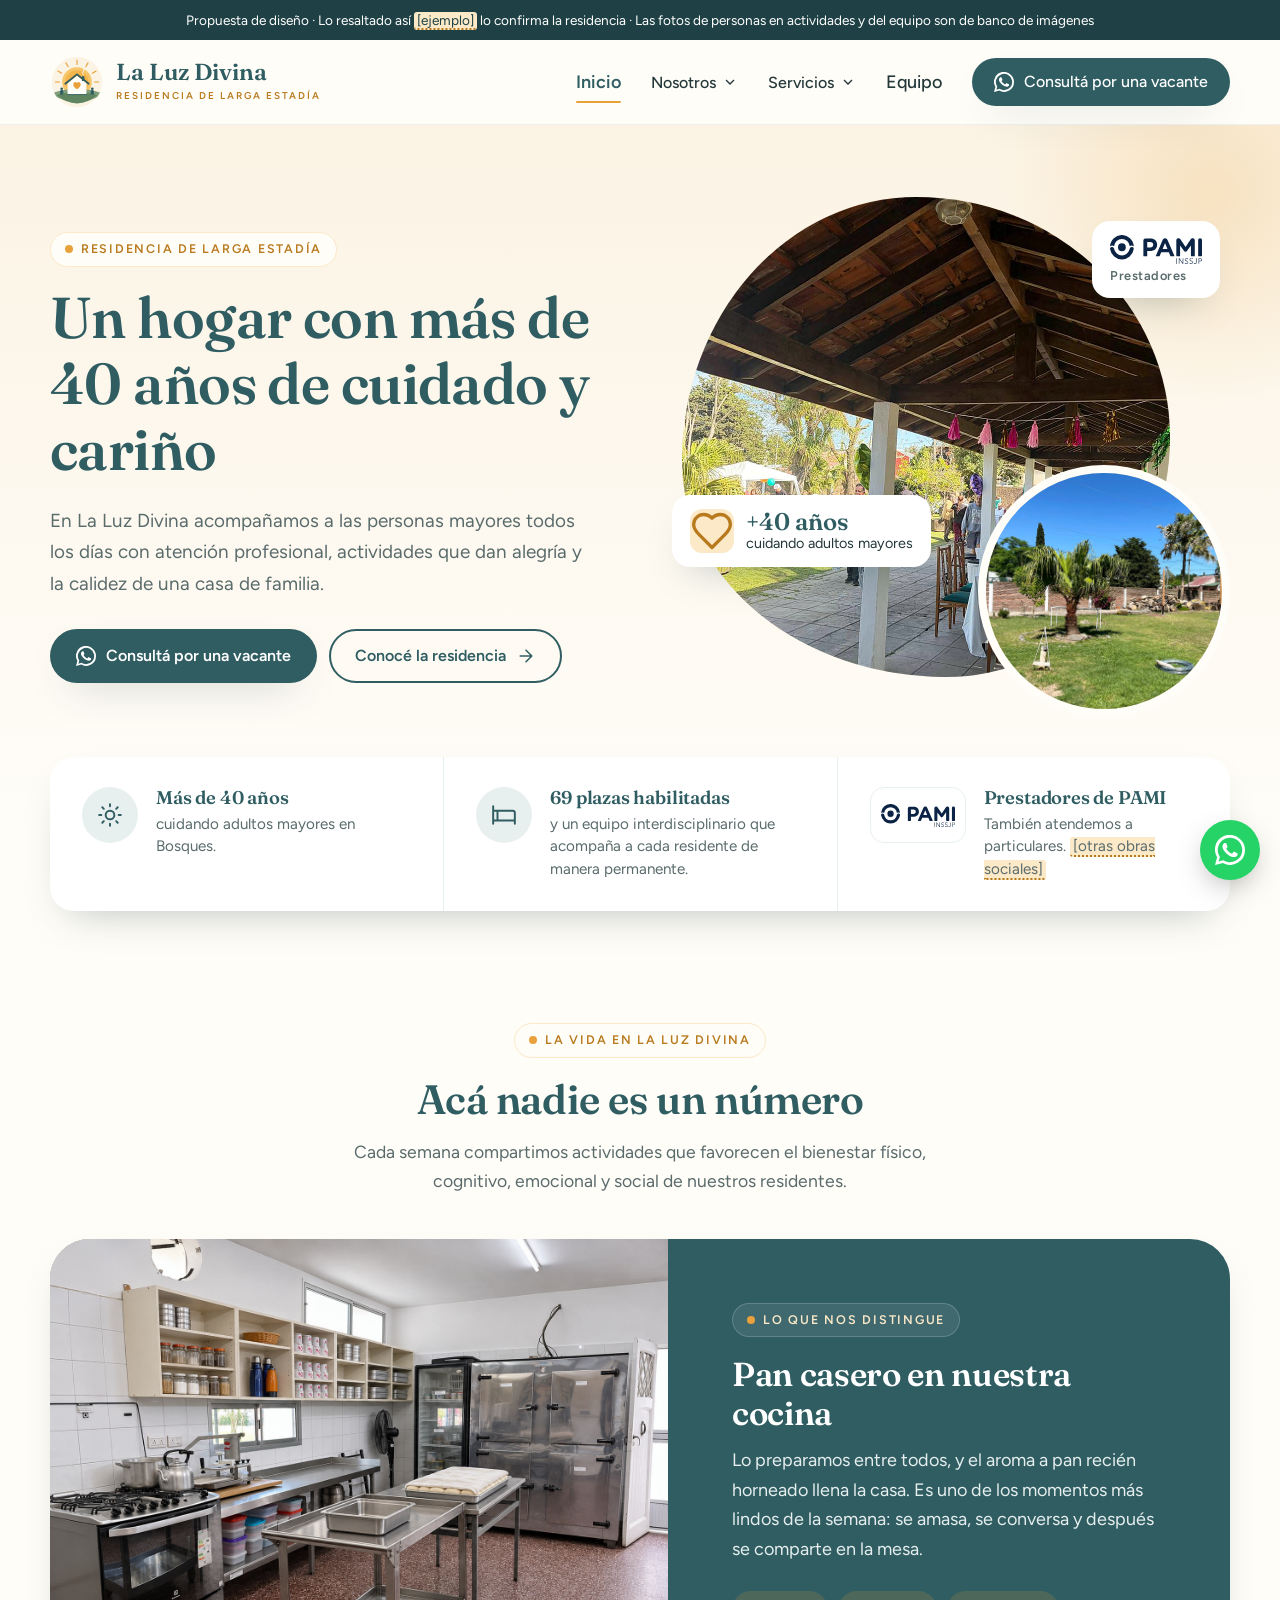
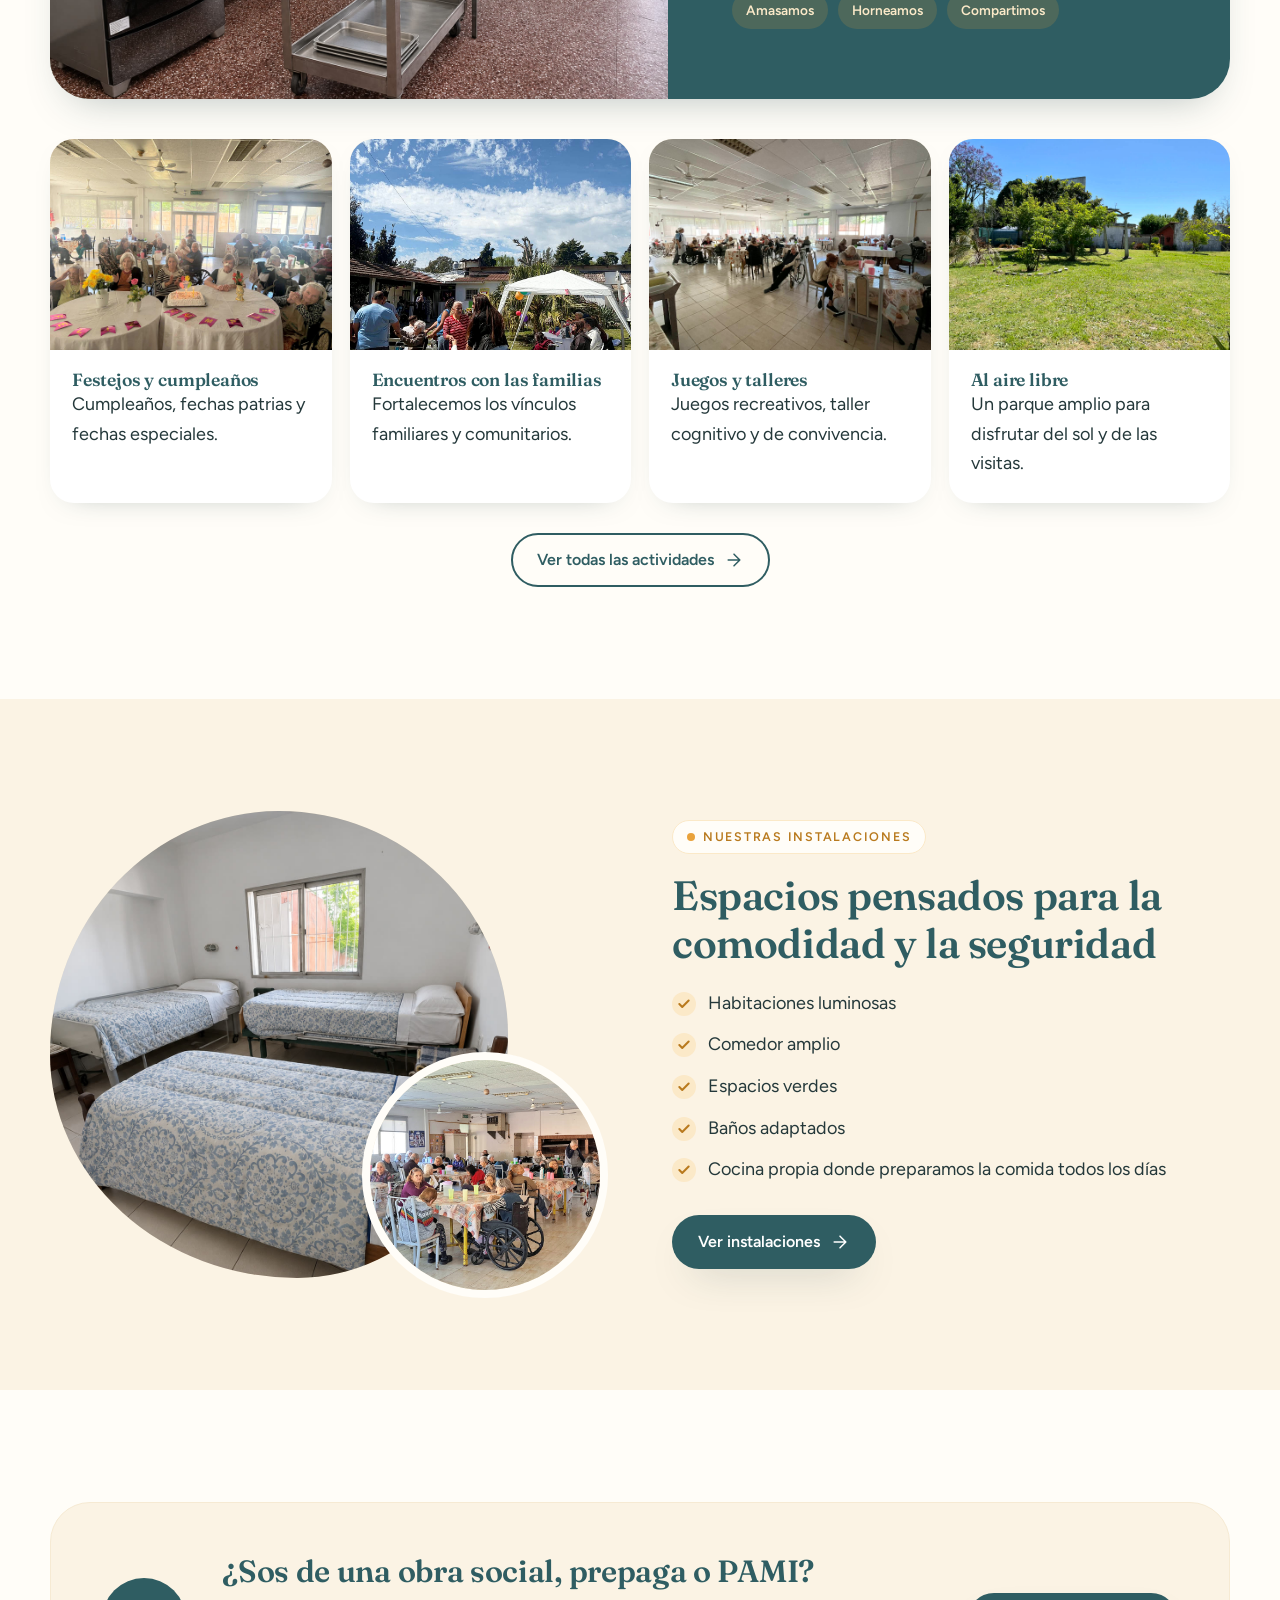
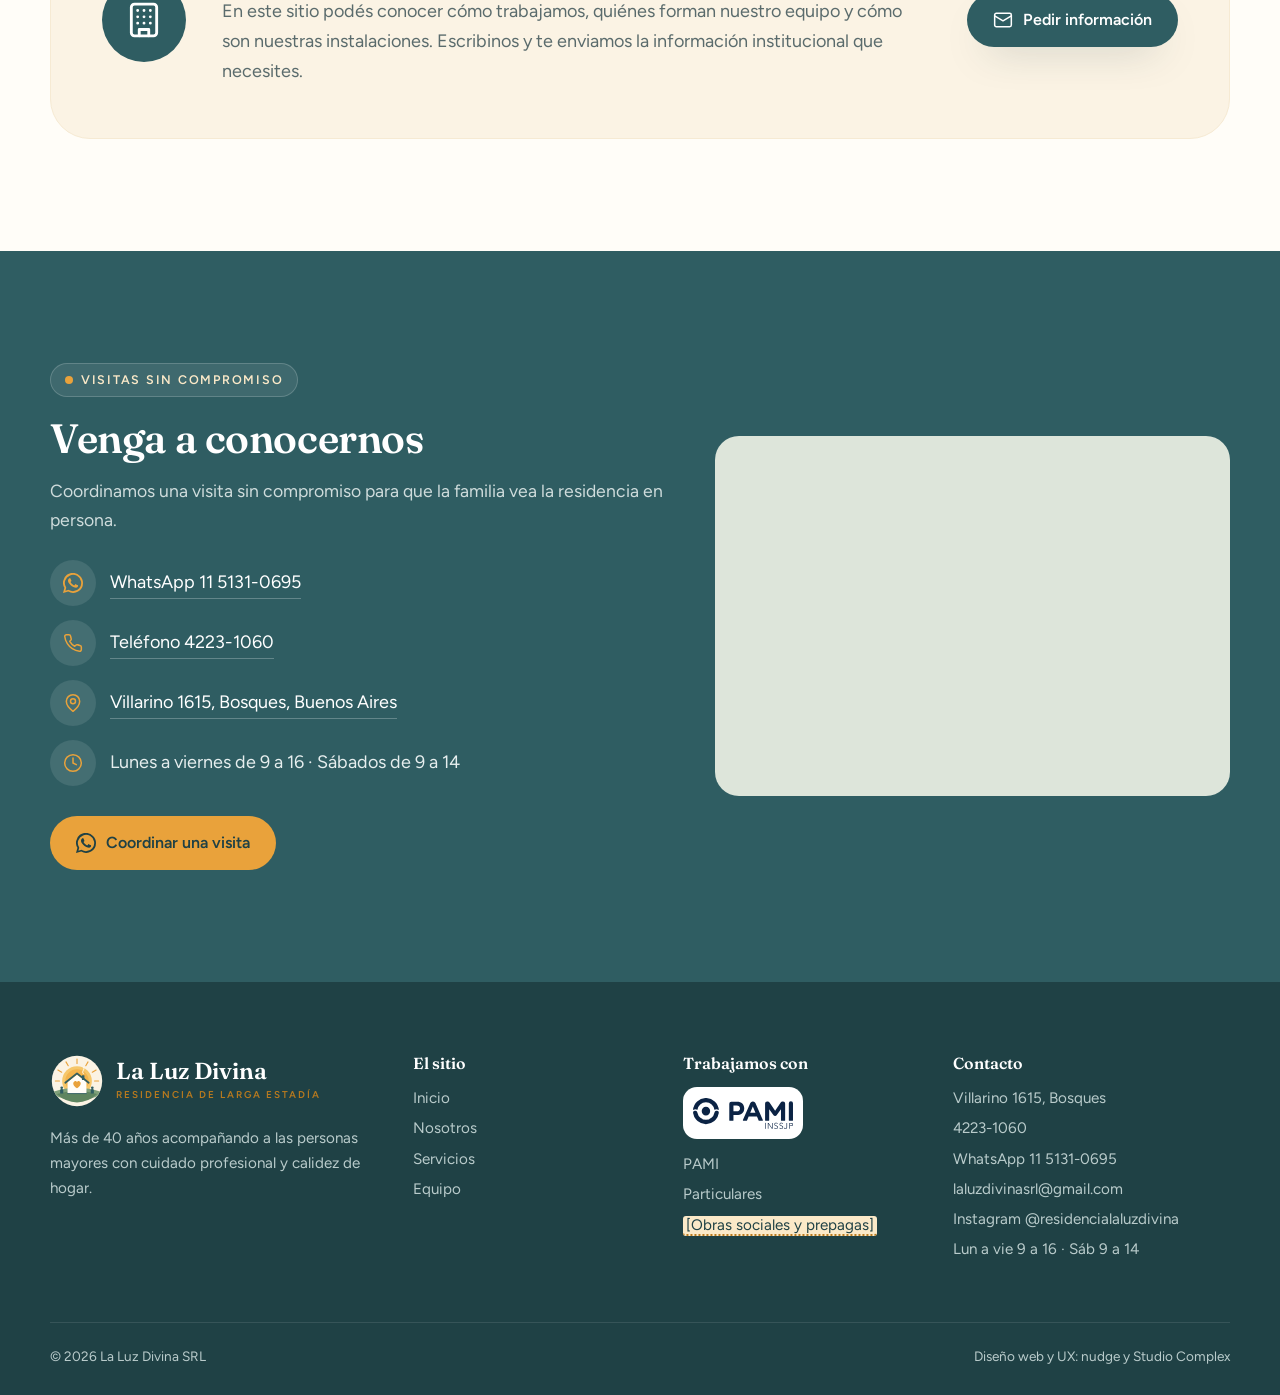
<file: index.html>
<!doctype html>
<html lang="es-AR">
<head>
<meta charset="utf-8">
<meta name="viewport" content="width=device-width, initial-scale=1">
<title>La Luz Divina | Residencia de Larga Estadía en Bosques</title>
<meta name="description" content="Residencia para adultos mayores con más de 40 años de trayectoria. Atención profesional, actividades semanales y calidez de hogar. Prestadores de PAMI.">
<meta name="robots" content="noindex">
<link rel="icon" href="img/isotipo.svg" type="image/svg+xml">
<link rel="preconnect" href="https://fonts.googleapis.com">
<link rel="preconnect" href="https://fonts.gstatic.com" crossorigin>
<link href="https://fonts.googleapis.com/css2?family=Figtree:wght@400;500;600;700&family=Fraunces:opsz,wght@9..144,500;9..144,600&display=swap" rel="stylesheet">
<link rel="stylesheet" href="css/estilos.css?v=5ead5db7">
</head>
<body>
<div class="aviso-propuesta">Propuesta de diseño · Lo resaltado así <mark class="dato">[ejemplo]</mark> lo confirma la residencia · Las fotos de personas en actividades y del equipo son de banco de imágenes</div>
<header class="encabezado">
  <div class="contenedor">
    <a class="marca" href="index.html" aria-label="La Luz Divina, inicio">
      <img src="img/isotipo.svg" alt="" width="54" height="54">
      <span><b>La Luz Divina</b><small>RESIDENCIA DE LARGA ESTADÍA</small></span>
    </a>
    <nav class="menu" aria-label="Principal"><a href="index.html" aria-current="page">Inicio</a><div class="menu-mega"><button class="mega-boton" type="button" aria-expanded="false" aria-controls="mega-nosotros">Nosotros <svg class="mega-flecha" viewBox="0 0 24 24" fill="none" stroke="currentColor" stroke-width="2" aria-hidden="true"><path d="m6 9 6 6 6-6"/></svg></button><div class="mega-panel" id="mega-nosotros"><div class="contenedor mega-grid">
      <div class="mega-col mega-col--doble"><p class="mega-titulo">La residencia</p><div class="mega-items"><a class="mega-item" href="nosotros.html#quienes"><span class="ico-circ"><svg viewBox="0 0 24 24" fill="none" stroke="currentColor" stroke-width="1.8" stroke-linecap="round" stroke-linejoin="round" aria-hidden="true"><path d="m3 10 9-7 9 7v10a2 2 0 0 1-2 2H5a2 2 0 0 1-2-2z"/><path d="M9 22V12h6v10"/></svg></span><span><b>Quiénes somos</b><small>69 plazas y un equipo interdisciplinario</small></span></a><a class="mega-item" href="nosotros.html#mision"><span class="ico-circ"><svg viewBox="0 0 24 24" fill="none" stroke="currentColor" stroke-width="1.8" stroke-linecap="round" stroke-linejoin="round" aria-hidden="true"><path d="M19 14c1.5-1.5 3-3.2 3-5.5A5.5 5.5 0 0 0 16.5 3c-1.8 0-3 .5-4.5 2-1.5-1.5-2.7-2-4.5-2A5.5 5.5 0 0 0 2 8.5c0 2.3 1.5 4 3 5.5l7 7Z"/></svg></span><span><b>Misión y objetivos</b><small>Un cuidado centrado en la persona</small></span></a><a class="mega-item" href="nosotros.html#instalaciones"><span class="ico-circ"><svg viewBox="0 0 24 24" fill="none" stroke="currentColor" stroke-width="1.8" stroke-linecap="round" stroke-linejoin="round" aria-hidden="true"><path d="M2 4v16M2 8h18a2 2 0 0 1 2 2v10M2 17h20M6 8v9"/></svg></span><span><b>Instalaciones</b><small>Habitaciones, comedor, patio y cocina</small></span></a><a class="mega-item" href="nosotros.html#familias"><span class="ico-circ"><svg viewBox="0 0 24 24" fill="none" stroke="currentColor" stroke-width="1.8" stroke-linecap="round" stroke-linejoin="round" aria-hidden="true"><path d="M16 21v-2a4 4 0 0 0-4-4H6a4 4 0 0 0-4 4v2"/><circle cx="9" cy="7" r="4"/><path d="M22 21v-2a4 4 0 0 0-3-3.87"/><path d="M16 3.13a4 4 0 0 1 0 7.75"/></svg></span><span><b>Las familias</b><small>Lo que nos cuentan quienes nos eligen</small></span></a></div></div>
      <a class="mega-destacado" href="nosotros.html#instalaciones">
        <img src="img/fotos/nadia-festejo.jpg" alt="" loading="lazy">
        <span class="mega-destacado-txt"><b>69 plazas habilitadas</b><small>Prestadores de PAMI · Enfermería las 24 horas</small></span>
      </a>
      <div class="mega-cta"><p class="mega-titulo">¿Querés conocernos?</p><p>Coordinamos una visita sin compromiso para que la familia vea la residencia en persona.</p>
        <a class="btn btn--oro" href="#whatsapp" data-consulta="visita">Coordinar una visita</a></div>
    </div></div></div><div class="menu-mega"><button class="mega-boton" type="button" aria-expanded="false" aria-controls="mega-servicios">Servicios <svg class="mega-flecha" viewBox="0 0 24 24" fill="none" stroke="currentColor" stroke-width="2" aria-hidden="true"><path d="m6 9 6 6 6-6"/></svg></button><div class="mega-panel" id="mega-servicios"><div class="contenedor mega-grid mega-grid--servicios">
      <div class="mega-col"><p class="mega-titulo">Salud</p><ul><li><a href="servicios.html#control-de-salud">Control de salud</a></li><li><a href="servicios.html#enfermeria-24-horas">Enfermería 24 horas</a></li><li><a href="servicios.html#nutricion">Nutrición</a></li><li><a href="servicios.html#kinesiologia">Kinesiología</a></li></ul></div><div class="mega-col"><p class="mega-titulo">Acompañamiento</p><ul><li><a href="servicios.html#psicologia">Psicología</a></li><li><a href="servicios.html#trabajo-social">Trabajo social</a></li><li><a href="servicios.html#terapia-ocupacional">Terapia ocupacional</a></li><li><a href="servicios.html#talleres">Talleres</a></li></ul></div><div class="mega-col"><p class="mega-titulo">Vida diaria</p><ul><li><a href="servicios.html#gastronomia">Gastronomía</a></li><li><a href="servicios.html#lavanderia">Lavandería</a></li><li><a href="servicios.html#estetica">Estética</a></li><li><a href="servicios.html#seguridad-e-higiene">Seguridad e higiene</a></li></ul></div>
      <a class="mega-destacado" href="servicios.html#actividades">
        <img src="img/fotos/nadia-cumpleanos.jpg" alt="" loading="lazy">
        <span class="mega-destacado-txt"><b>Actividades de cada semana</b><small>Música, taller cognitivo, festejos, salidas y el pan casero</small></span>
      </a>
      <div class="mega-pie"><a href="servicios.html#ingreso">¿Cómo es el ingreso? PAMI y particulares <svg viewBox="0 0 24 24" fill="none" stroke="currentColor" stroke-width="1.8" stroke-linecap="round" stroke-linejoin="round" aria-hidden="true"><path d="M5 12h14M12 5l7 7-7 7"/></svg></a>
        <a href="#whatsapp" data-consulta="vacante">Consultá disponibilidad <svg viewBox="0 0 24 24" fill="none" stroke="currentColor" stroke-width="1.8" stroke-linecap="round" stroke-linejoin="round" aria-hidden="true"><path d="M5 12h14M12 5l7 7-7 7"/></svg></a></div>
    </div></div></div><a href="equipo.html">Equipo</a>
      <a class="btn btn--principal" href="#whatsapp"><svg viewBox="0 0 24 24" fill="currentColor" aria-hidden="true"><path d="M17.5 14.4c-.3-.1-1.8-.9-2-1-.3-.1-.5-.1-.7.1-.2.3-.8 1-.9 1.2-.2.2-.3.2-.6.1-.3-.1-1.3-.5-2.4-1.5-.9-.8-1.5-1.8-1.7-2.1-.2-.3 0-.5.1-.6l.4-.5c.2-.2.2-.3.3-.5.1-.2 0-.4 0-.5l-.9-2.2c-.2-.6-.5-.5-.7-.5h-.6c-.2 0-.5.1-.8.4-.3.3-1 1-1 2.5s1.1 2.9 1.2 3.1c.1.2 2.1 3.2 5.1 4.5.7.3 1.3.5 1.7.6.7.2 1.4.2 1.9.1.6-.1 1.8-.7 2-1.4.2-.7.2-1.3.2-1.4-.1-.1-.3-.2-.6-.3ZM12 21.8c-1.8 0-3.5-.5-5-1.4l-.4-.2-3.7 1 1-3.6-.2-.4A9.8 9.8 0 1 1 12 21.8Zm8.4-18.2A11.8 11.8 0 0 0 1.7 17.8L0 24l6.3-1.7A11.8 11.8 0 0 0 24 12c0-3.2-1.2-6.1-3.6-8.4Z"/></svg> Consultá por una vacante</a>
    </nav>
    <details class="menu-celu">
      <summary aria-label="Abrir menú"><svg viewBox="0 0 24 24" fill="none" stroke="currentColor" stroke-width="1.8" stroke-linecap="round" stroke-linejoin="round" aria-hidden="true"><path d="M4 6h16M4 12h16M4 18h16"/></svg></summary>
      <nav aria-label="Principal"><a href="index.html" aria-current="page">Inicio</a><details class="sub-celu"><summary>Nosotros <svg class="mega-flecha" viewBox="0 0 24 24" fill="none" stroke="currentColor" stroke-width="2" aria-hidden="true"><path d="m6 9 6 6 6-6"/></svg></summary><div><a href="nosotros.html">Ver todo</a><a href="nosotros.html#quienes">Quiénes somos</a><a href="nosotros.html#mision">Misión y objetivos</a><a href="nosotros.html#instalaciones">Instalaciones</a><a href="nosotros.html#familias">Las familias</a></div></details><details class="sub-celu"><summary>Servicios <svg class="mega-flecha" viewBox="0 0 24 24" fill="none" stroke="currentColor" stroke-width="2" aria-hidden="true"><path d="m6 9 6 6 6-6"/></svg></summary><div><a href="servicios.html">Ver todo</a><a href="servicios.html#control-de-salud">Control de salud</a><a href="servicios.html#enfermeria-24-horas">Enfermería 24 horas</a><a href="servicios.html#nutricion">Nutrición</a><a href="servicios.html#kinesiologia">Kinesiología</a><a href="servicios.html#psicologia">Psicología</a><a href="servicios.html#trabajo-social">Trabajo social</a><a href="servicios.html#terapia-ocupacional">Terapia ocupacional</a><a href="servicios.html#talleres">Talleres</a><a href="servicios.html#gastronomia">Gastronomía</a><a href="servicios.html#lavanderia">Lavandería</a><a href="servicios.html#estetica">Estética</a><a href="servicios.html#seguridad-e-higiene">Seguridad e higiene</a><a href="servicios.html#actividades">Actividades de cada semana</a></div></details><a href="equipo.html">Equipo</a><a class="btn btn--principal" href="#whatsapp"><svg viewBox="0 0 24 24" fill="currentColor" aria-hidden="true"><path d="M17.5 14.4c-.3-.1-1.8-.9-2-1-.3-.1-.5-.1-.7.1-.2.3-.8 1-.9 1.2-.2.2-.3.2-.6.1-.3-.1-1.3-.5-2.4-1.5-.9-.8-1.5-1.8-1.7-2.1-.2-.3 0-.5.1-.6l.4-.5c.2-.2.2-.3.3-.5.1-.2 0-.4 0-.5l-.9-2.2c-.2-.6-.5-.5-.7-.5h-.6c-.2 0-.5.1-.8.4-.3.3-1 1-1 2.5s1.1 2.9 1.2 3.1c.1.2 2.1 3.2 5.1 4.5.7.3 1.3.5 1.7.6.7.2 1.4.2 1.9.1.6-.1 1.8-.7 2-1.4.2-.7.2-1.3.2-1.4-.1-.1-.3-.2-.6-.3ZM12 21.8c-1.8 0-3.5-.5-5-1.4l-.4-.2-3.7 1 1-3.6-.2-.4A9.8 9.8 0 1 1 12 21.8Zm8.4-18.2A11.8 11.8 0 0 0 1.7 17.8L0 24l6.3-1.7A11.8 11.8 0 0 0 24 12c0-3.2-1.2-6.1-3.6-8.4Z"/></svg> Consultá por una vacante</a></nav>
    </details>
  </div>
</header>
<main>
<section class="hero">
  <div class="sol-deco"></div>
  <div class="contenedor">
    <div>
      <span class="etiqueta">Residencia de larga estadía</span>
      <h1>Un hogar con más de 40 años de cuidado y cariño</h1>
      <p class="bajada">En La Luz Divina acompañamos a las personas mayores todos los días con atención profesional, actividades que dan alegría y la calidez de una casa de familia.</p>
      <div class="botones">
        <a class="btn btn--principal" href="#whatsapp"><svg viewBox="0 0 24 24" fill="currentColor" aria-hidden="true"><path d="M17.5 14.4c-.3-.1-1.8-.9-2-1-.3-.1-.5-.1-.7.1-.2.3-.8 1-.9 1.2-.2.2-.3.2-.6.1-.3-.1-1.3-.5-2.4-1.5-.9-.8-1.5-1.8-1.7-2.1-.2-.3 0-.5.1-.6l.4-.5c.2-.2.2-.3.3-.5.1-.2 0-.4 0-.5l-.9-2.2c-.2-.6-.5-.5-.7-.5h-.6c-.2 0-.5.1-.8.4-.3.3-1 1-1 2.5s1.1 2.9 1.2 3.1c.1.2 2.1 3.2 5.1 4.5.7.3 1.3.5 1.7.6.7.2 1.4.2 1.9.1.6-.1 1.8-.7 2-1.4.2-.7.2-1.3.2-1.4-.1-.1-.3-.2-.6-.3ZM12 21.8c-1.8 0-3.5-.5-5-1.4l-.4-.2-3.7 1 1-3.6-.2-.4A9.8 9.8 0 1 1 12 21.8Zm8.4-18.2A11.8 11.8 0 0 0 1.7 17.8L0 24l6.3-1.7A11.8 11.8 0 0 0 24 12c0-3.2-1.2-6.1-3.6-8.4Z"/></svg> Consultá por una vacante</a>
        <a class="btn btn--borde" href="#instalaciones">Conocé la residencia <svg viewBox="0 0 24 24" fill="none" stroke="currentColor" stroke-width="1.8" stroke-linecap="round" stroke-linejoin="round" aria-hidden="true"><path d="M5 12h14M12 5l7 7-7 7"/></svg></a>
      </div>
    </div>
    <div class="hero-fotos">
      <figure class="foto con-img foto--principal"><img src="img/fotos/nadia-galeria-festejo.jpg" alt="Festejo en la galería y el parque de la residencia" loading="lazy"></figure>
      <figure class="foto con-img foto--chica"><img src="img/fotos/nadia-parque-palmera.jpg" alt="Parque de la residencia" loading="lazy"></figure>
      <div class="tarjeta-flotante tarjeta-flotante--a"><span class="ico"><svg viewBox="0 0 24 24" fill="none" stroke="currentColor" stroke-width="1.8" stroke-linecap="round" stroke-linejoin="round" aria-hidden="true"><path d="M19 14c1.5-1.5 3-3.2 3-5.5A5.5 5.5 0 0 0 16.5 3c-1.8 0-3 .5-4.5 2-1.5-1.5-2.7-2-4.5-2A5.5 5.5 0 0 0 2 8.5c0 2.3 1.5 4 3 5.5l7 7Z"/></svg></span><span><strong>+40 años</strong>cuidando adultos mayores</span></div>
      <div class="tarjeta-flotante tarjeta-flotante--b tarjeta-pami"><img class="logo-pami" src="img/pami.svg" alt="PAMI" width="92" height="28"><span>Prestadores</span></div>
    </div>
  </div>
</section>

<div class="contenedor confianza">
  <ul>
    <li><span class="ico-circ"><svg viewBox="0 0 24 24" fill="none" stroke="currentColor" stroke-width="1.8" stroke-linecap="round" stroke-linejoin="round" aria-hidden="true"><circle cx="12" cy="12" r="4"/><path d="M12 2v2M12 20v2M4.9 4.9l1.4 1.4M17.7 17.7l1.4 1.4M2 12h2M20 12h2M4.9 19.1l1.4-1.4M17.7 6.3l1.4-1.4"/></svg></span><div><h3>Más de 40 años</h3><p>cuidando adultos mayores en Bosques.</p></div></li>
    <li><span class="ico-circ"><svg viewBox="0 0 24 24" fill="none" stroke="currentColor" stroke-width="1.8" stroke-linecap="round" stroke-linejoin="round" aria-hidden="true"><path d="M2 4v16M2 8h18a2 2 0 0 1 2 2v10M2 17h20M6 8v9"/></svg></span><div><h3>69 plazas habilitadas</h3><p>y un equipo interdisciplinario que acompaña a cada residente de manera permanente.</p></div></li>
    <li><span class="sello-pami"><img class="logo-pami" src="img/pami.svg" alt="PAMI" width="92" height="28"></span><div><h3>Prestadores de PAMI</h3><p>También atendemos a particulares. <mark class="dato">[otras obras sociales]</mark></p></div></li>
  </ul>
</div>

<section class="seccion">
  <div class="contenedor">
    <div class="centrado">
      <span class="etiqueta">La vida en La Luz Divina</span>
      <h2>Acá nadie es un número</h2>
      <p class="intro">Cada semana compartimos actividades que favorecen el bienestar físico, cognitivo, emocional y social de nuestros residentes.</p>
    </div>
    <div style="margin-top:44px" class="pan">
      <figure class="foto con-img "><img src="img/fotos/cocina-mejorada.jpg" alt="Cocina de la residencia, donde se hace el pan casero" loading="lazy"></figure>
      <div class="pan-texto">
        <span class="etiqueta">Lo que nos distingue</span>
        <h3>Pan casero en nuestra cocina</h3>
        <p>Lo preparamos entre todos, y el aroma a pan recién horneado llena la casa. Es uno de los momentos más lindos de la semana: se amasa, se conversa y después se comparte en la mesa.</p>
        <div class="pasos-pan"><span>Amasamos</span><span>Horneamos</span><span>Compartimos</span></div>
      </div>
    </div>
    <div class="actividades">
      <article class="actividad"><figure class="foto con-img "><img src="img/fotos/nadia-cumpleanos.jpg" alt="Festejo de cumpleaños en el salón" loading="lazy"></figure><div><h3>Festejos y cumpleaños</h3><p>Cumpleaños, fechas patrias y fechas especiales.</p></div></article>
      <article class="actividad"><figure class="foto con-img "><img src="img/fotos/nadia-festejo-familias.jpg" alt="Festejo con las familias en el parque" loading="lazy"></figure><div><h3>Encuentros con las familias</h3><p>Fortalecemos los vínculos familiares y comunitarios.</p></div></article>
      <article class="actividad"><figure class="foto con-img "><img src="img/fotos/nadia-salon.jpg" alt="Residentes en el salón" loading="lazy"></figure><div><h3>Juegos y talleres</h3><p>Juegos recreativos, taller cognitivo y de convivencia.</p></div></article>
      <article class="actividad"><figure class="foto con-img "><img src="img/fotos/nadia-parque.jpg" alt="Parque de la residencia" loading="lazy"></figure><div><h3>Al aire libre</h3><p>Un parque amplio para disfrutar del sol y de las visitas.</p></div></article>
    </div>
    <div class="botones" style="justify-content:center"><a class="btn btn--borde" href="servicios.html#actividades">Ver todas las actividades <svg viewBox="0 0 24 24" fill="none" stroke="currentColor" stroke-width="1.8" stroke-linecap="round" stroke-linejoin="round" aria-hidden="true"><path d="M5 12h14M12 5l7 7-7 7"/></svg></a></div>
  </div>
</section>

<section class="seccion seccion--crema" id="instalaciones">
  <div class="contenedor dos-col">
    <div class="par-fotos">
      <figure class="foto con-img foto-organica"><img src="img/fotos/habitacion-mejorada.jpg" alt="Habitación de la residencia" loading="lazy"></figure>
      <figure class="foto con-img foto--mini"><img src="img/fotos/real-comedor.jpg" alt="Residentes en el comedor" loading="lazy"></figure>
    </div>
    <div>
      <span class="etiqueta">Nuestras instalaciones</span>
      <h2>Espacios pensados para la comodidad y la seguridad</h2>
      <ul class="tildes">
        <li>Habitaciones luminosas</li>
        <li>Comedor amplio</li>
        <li>Espacios verdes</li>
        <li>Baños adaptados</li>
        <li>Cocina propia donde preparamos la comida todos los días</li>
      </ul>
      <div class="botones"><a class="btn btn--principal" href="nosotros.html">Ver instalaciones <svg viewBox="0 0 24 24" fill="none" stroke="currentColor" stroke-width="1.8" stroke-linecap="round" stroke-linejoin="round" aria-hidden="true"><path d="M5 12h14M12 5l7 7-7 7"/></svg></a></div>
    </div>
  </div>
</section>

<section class="seccion">
  <div class="contenedor">
    <div class="instituciones">
      <span class="ico-circ"><svg viewBox="0 0 24 24" fill="none" stroke="currentColor" stroke-width="1.8" stroke-linecap="round" stroke-linejoin="round" aria-hidden="true"><rect x="4" y="2" width="16" height="20" rx="2"/><path d="M9 22v-4h6v4M8 6h.01M16 6h.01M12 6h.01M12 10h.01M12 14h.01M16 10h.01M16 14h.01M8 10h.01M8 14h.01"/></svg></span>
      <div>
        <h2>¿Sos de una obra social, prepaga o PAMI?</h2>
        <p>En este sitio podés conocer cómo trabajamos, quiénes forman nuestro equipo y cómo son nuestras instalaciones. Escribinos y te enviamos la información institucional que necesites.</p>
      </div>
      <a class="btn btn--principal" href="mailto:laluzdivinasrl@gmail.com"><svg viewBox="0 0 24 24" fill="none" stroke="currentColor" stroke-width="1.8" stroke-linecap="round" stroke-linejoin="round" aria-hidden="true"><rect x="2" y="4" width="20" height="16" rx="2"/><path d="m22 7-10 6L2 7"/></svg> Pedir información</a>
    </div>
  </div>
</section>

<section class="seccion seccion--teal" id="contacto">
  <div class="contenedor cierre">
    <div>
      <span class="etiqueta">Visitas sin compromiso</span>
      <h2>Venga a conocernos</h2>
      <p class="intro" style="color:#CFDCDC">Coordinamos una visita sin compromiso para que la familia vea la residencia en persona.</p>
      <ul class="contacto-lista">
        <li><span class="ico-circ"><svg viewBox="0 0 24 24" fill="currentColor" aria-hidden="true"><path d="M17.5 14.4c-.3-.1-1.8-.9-2-1-.3-.1-.5-.1-.7.1-.2.3-.8 1-.9 1.2-.2.2-.3.2-.6.1-.3-.1-1.3-.5-2.4-1.5-.9-.8-1.5-1.8-1.7-2.1-.2-.3 0-.5.1-.6l.4-.5c.2-.2.2-.3.3-.5.1-.2 0-.4 0-.5l-.9-2.2c-.2-.6-.5-.5-.7-.5h-.6c-.2 0-.5.1-.8.4-.3.3-1 1-1 2.5s1.1 2.9 1.2 3.1c.1.2 2.1 3.2 5.1 4.5.7.3 1.3.5 1.7.6.7.2 1.4.2 1.9.1.6-.1 1.8-.7 2-1.4.2-.7.2-1.3.2-1.4-.1-.1-.3-.2-.6-.3ZM12 21.8c-1.8 0-3.5-.5-5-1.4l-.4-.2-3.7 1 1-3.6-.2-.4A9.8 9.8 0 1 1 12 21.8Zm8.4-18.2A11.8 11.8 0 0 0 1.7 17.8L0 24l6.3-1.7A11.8 11.8 0 0 0 24 12c0-3.2-1.2-6.1-3.6-8.4Z"/></svg></span><a href="https://wa.me/5491151310695" target="_blank" rel="noopener">WhatsApp 11 5131-0695</a></li>
        <li><span class="ico-circ"><svg viewBox="0 0 24 24" fill="none" stroke="currentColor" stroke-width="1.8" stroke-linecap="round" stroke-linejoin="round" aria-hidden="true"><path d="M22 16.92v3a2 2 0 0 1-2.18 2 19.8 19.8 0 0 1-8.63-3.07 19.5 19.5 0 0 1-6-6 19.8 19.8 0 0 1-3.07-8.67A2 2 0 0 1 4.11 2h3a2 2 0 0 1 2 1.72c.13.96.36 1.9.7 2.81a2 2 0 0 1-.45 2.11L8.09 9.91a16 16 0 0 0 6 6l1.27-1.27a2 2 0 0 1 2.11-.45c.91.34 1.85.57 2.81.7A2 2 0 0 1 22 16.92Z"/></svg></span><a href="tel:+541142231060">Teléfono 4223-1060</a></li>
        <li><span class="ico-circ"><svg viewBox="0 0 24 24" fill="none" stroke="currentColor" stroke-width="1.8" stroke-linecap="round" stroke-linejoin="round" aria-hidden="true"><path d="M20 10c0 6-8 12-8 12s-8-6-8-12a8 8 0 0 1 16 0Z"/><circle cx="12" cy="10" r="3"/></svg></span><a href="https://www.google.com/maps/search/?api=1&query=Villarino+1615,+Bosques,+Buenos+Aires" target="_blank" rel="noopener">Villarino 1615, Bosques, Buenos Aires</a></li>
        <li><span class="ico-circ"><svg viewBox="0 0 24 24" fill="none" stroke="currentColor" stroke-width="1.8" stroke-linecap="round" stroke-linejoin="round" aria-hidden="true"><circle cx="12" cy="12" r="10"/><path d="M12 6v6l4 2"/></svg></span><span>Lunes a viernes de 9 a 16 · Sábados de 9 a 14</span></li>
      </ul>
      <div class="botones"><a class="btn btn--oro" href="#whatsapp"><svg viewBox="0 0 24 24" fill="currentColor" aria-hidden="true"><path d="M17.5 14.4c-.3-.1-1.8-.9-2-1-.3-.1-.5-.1-.7.1-.2.3-.8 1-.9 1.2-.2.2-.3.2-.6.1-.3-.1-1.3-.5-2.4-1.5-.9-.8-1.5-1.8-1.7-2.1-.2-.3 0-.5.1-.6l.4-.5c.2-.2.2-.3.3-.5.1-.2 0-.4 0-.5l-.9-2.2c-.2-.6-.5-.5-.7-.5h-.6c-.2 0-.5.1-.8.4-.3.3-1 1-1 2.5s1.1 2.9 1.2 3.1c.1.2 2.1 3.2 5.1 4.5.7.3 1.3.5 1.7.6.7.2 1.4.2 1.9.1.6-.1 1.8-.7 2-1.4.2-.7.2-1.3.2-1.4-.1-.1-.3-.2-.6-.3ZM12 21.8c-1.8 0-3.5-.5-5-1.4l-.4-.2-3.7 1 1-3.6-.2-.4A9.8 9.8 0 1 1 12 21.8Zm8.4-18.2A11.8 11.8 0 0 0 1.7 17.8L0 24l6.3-1.7A11.8 11.8 0 0 0 24 12c0-3.2-1.2-6.1-3.6-8.4Z"/></svg> Coordinar una visita</a></div>
    </div>
    <div class="mapa"><iframe title="Mapa: Villarino 1615, Bosques" src="https://www.google.com/maps?q=Villarino+1615,+Bosques,+Buenos+Aires&amp;hl=es&amp;output=embed" loading="lazy" referrerpolicy="no-referrer-when-downgrade" allowfullscreen></iframe></div>
  </div>
</section>
</main>
<footer class="pie">
  <div class="contenedor">
    <div>
      <a class="marca" href="index.html"><img src="img/isotipo.svg" alt="" width="54" height="54"><span><b>La Luz Divina</b><small>RESIDENCIA DE LARGA ESTADÍA</small></span></a>
      <p style="margin-top:18px">Más de 40 años acompañando a las personas mayores con cuidado profesional y calidez de hogar.</p>
    </div>
    <div><h4>El sitio</h4><ul><li><a href="index.html">Inicio</a></li><li><a href="nosotros.html">Nosotros</a></li><li><a href="servicios.html">Servicios</a></li><li><a href="equipo.html">Equipo</a></li></ul></div>
    <div><h4>Trabajamos con</h4><span class="sello-pami sello-pami--pie"><img class="logo-pami" src="img/pami.svg" alt="PAMI" width="92" height="28"></span><ul style="margin-top:14px"><li>PAMI</li><li>Particulares</li><li><mark class="dato">[Obras sociales y prepagas]</mark></li></ul></div>
    <div><h4>Contacto</h4><ul>
      <li><a href="https://www.google.com/maps/search/?api=1&query=Villarino+1615,+Bosques,+Buenos+Aires" target="_blank" rel="noopener">Villarino 1615, Bosques</a></li><li><a href="tel:+541142231060">4223-1060</a></li><li><a href="https://wa.me/5491151310695" target="_blank" rel="noopener">WhatsApp 11 5131-0695</a></li><li><a href="mailto:laluzdivinasrl@gmail.com">laluzdivinasrl@gmail.com</a></li><li><a href="https://www.instagram.com/residencialaluzdivina/" target="_blank" rel="noopener">Instagram @residencialaluzdivina</a></li><li>Lun a vie 9 a 16 · Sáb 9 a 14</li></ul></div>
    <div class="legal"><span>© 2026 La Luz Divina SRL</span><span>Diseño web y UX: <a href="https://nudge.com.ar" target="_blank" rel="noopener">nudge</a> y <a href="https://studiocomplex.com.ar" target="_blank" rel="noopener">Studio Complex</a></span></div>
  </div>
</footer>
<a class="wa-flotante" href="#whatsapp" aria-label="Escribinos por WhatsApp"><svg viewBox="0 0 24 24" fill="currentColor" aria-hidden="true"><path d="M17.5 14.4c-.3-.1-1.8-.9-2-1-.3-.1-.5-.1-.7.1-.2.3-.8 1-.9 1.2-.2.2-.3.2-.6.1-.3-.1-1.3-.5-2.4-1.5-.9-.8-1.5-1.8-1.7-2.1-.2-.3 0-.5.1-.6l.4-.5c.2-.2.2-.3.3-.5.1-.2 0-.4 0-.5l-.9-2.2c-.2-.6-.5-.5-.7-.5h-.6c-.2 0-.5.1-.8.4-.3.3-1 1-1 2.5s1.1 2.9 1.2 3.1c.1.2 2.1 3.2 5.1 4.5.7.3 1.3.5 1.7.6.7.2 1.4.2 1.9.1.6-.1 1.8-.7 2-1.4.2-.7.2-1.3.2-1.4-.1-.1-.3-.2-.6-.3ZM12 21.8c-1.8 0-3.5-.5-5-1.4l-.4-.2-3.7 1 1-3.6-.2-.4A9.8 9.8 0 1 1 12 21.8Zm8.4-18.2A11.8 11.8 0 0 0 1.7 17.8L0 24l6.3-1.7A11.8 11.8 0 0 0 24 12c0-3.2-1.2-6.1-3.6-8.4Z"/></svg></a>
<dialog id="consulta" class="consulta" aria-labelledby="consulta-titulo">
  <button class="consulta-cerrar" type="button" data-cerrar aria-label="Cerrar">&times;</button>
  <div class="consulta-form">
    <span class="etiqueta">La Luz Divina</span>
    <h2 id="consulta-titulo">Escribinos</h2>
    <p id="consulta-bajada" class="consulta-bajada"></p>
    <form novalidate>
      <label>Motivo
        <select name="motivo">
          <option value="vacante">Consultar por una vacante</option>
          <option value="visita">Coordinar una visita</option>
          <option value="institucional">Información institucional (PAMI, obra social, prepaga)</option>
          <option value="general">Otra consulta</option>
        </select>
      </label>
      <label>Consultás como
        <select name="quien">
          <option value="familiar">Familiar o futuro residente</option>
          <option value="institucion">PAMI, obra social o prepaga</option>
          <option value="otro">Otro</option>
        </select>
      </label>
      <label class="campo-institucion" hidden>Institución y cargo
        <input name="institucion" autocomplete="organization" placeholder="Ej.: PAMI UGL VI · Auditoría">
      </label>
      <div class="consulta-fila">
        <label>Nombre y apellido
          <input name="nombre" required autocomplete="name">
        </label>
        <label>Teléfono o WhatsApp
          <input name="telefono" type="tel" required autocomplete="tel" placeholder="11 2345-6789">
        </label>
      </div>
      <label><span>Email <small>(opcional)</small></span>
        <input name="email" type="email" autocomplete="email">
      </label>
      <label><span>Mensaje <small>(opcional)</small></span>
        <textarea name="mensaje" rows="3" placeholder="Contanos lo que necesites"></textarea>
      </label>
      <button class="btn btn--principal consulta-enviar" type="submit">Enviar consulta <svg viewBox="0 0 24 24" fill="none" stroke="currentColor" stroke-width="1.8" stroke-linecap="round" stroke-linejoin="round" aria-hidden="true"><path d="M5 12h14M12 5l7 7-7 7"/></svg></button>
      <p class="consulta-nota">Te respondemos por WhatsApp o por teléfono, en horario de atención.</p>
    </form>
  </div>
  <div class="consulta-gracias">
    <span class="ico-circ"><svg viewBox="0 0 24 24" fill="none" stroke="currentColor" stroke-width="1.8" stroke-linecap="round" stroke-linejoin="round" aria-hidden="true"><path d="M19 14c1.5-1.5 3-3.2 3-5.5A5.5 5.5 0 0 0 16.5 3c-1.8 0-3 .5-4.5 2-1.5-1.5-2.7-2-4.5-2A5.5 5.5 0 0 0 2 8.5c0 2.3 1.5 4 3 5.5l7 7Z"/></svg></span>
    <h2>¡Gracias, <span id="consulta-gracias-nombre"></span>!</h2>
    <p>Recibimos tu consulta. Te vamos a contactar a la brevedad.</p>
    <button class="btn btn--borde" type="button" data-cerrar>Volver al sitio</button>
  </div>
</dialog>
<script src="js/consulta.js?v=5ead5db7" defer></script>
<script src="js/menu.js?v=5ead5db7" defer></script>
</body>
</html>
</file>
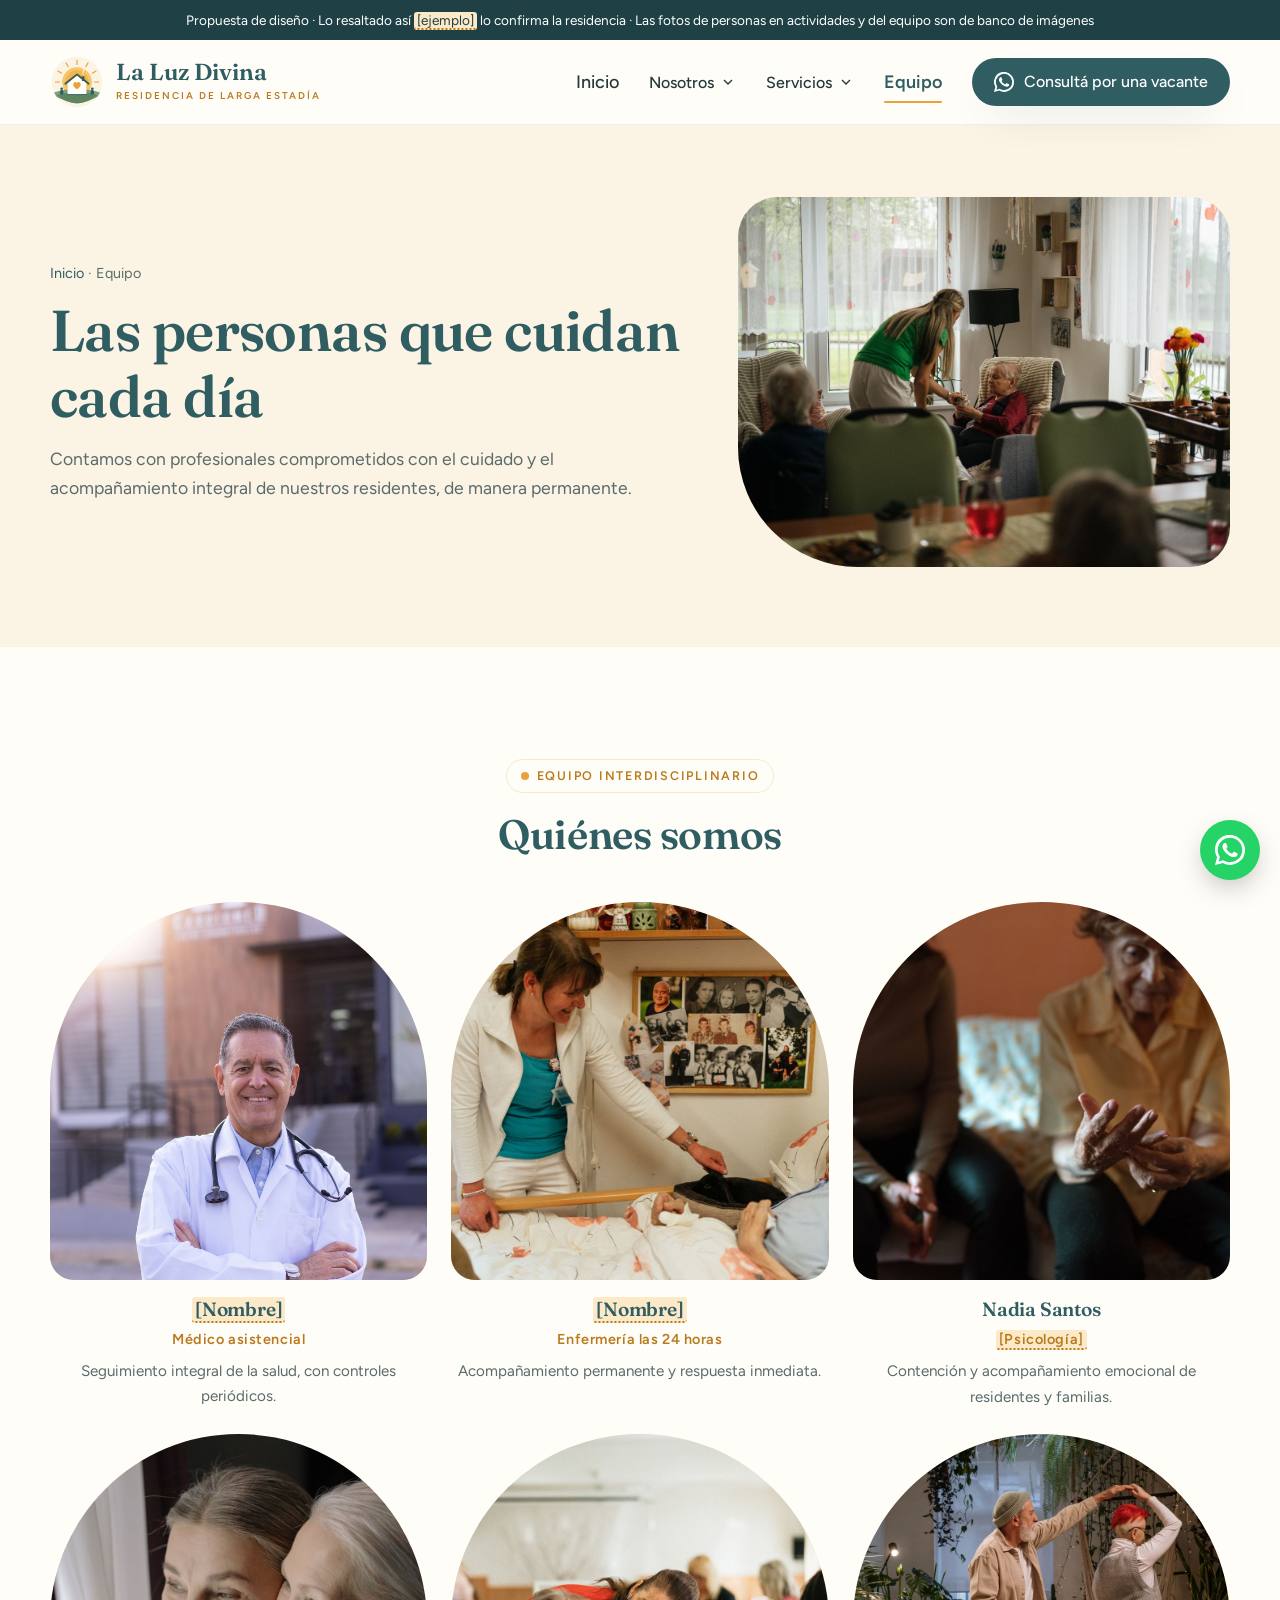
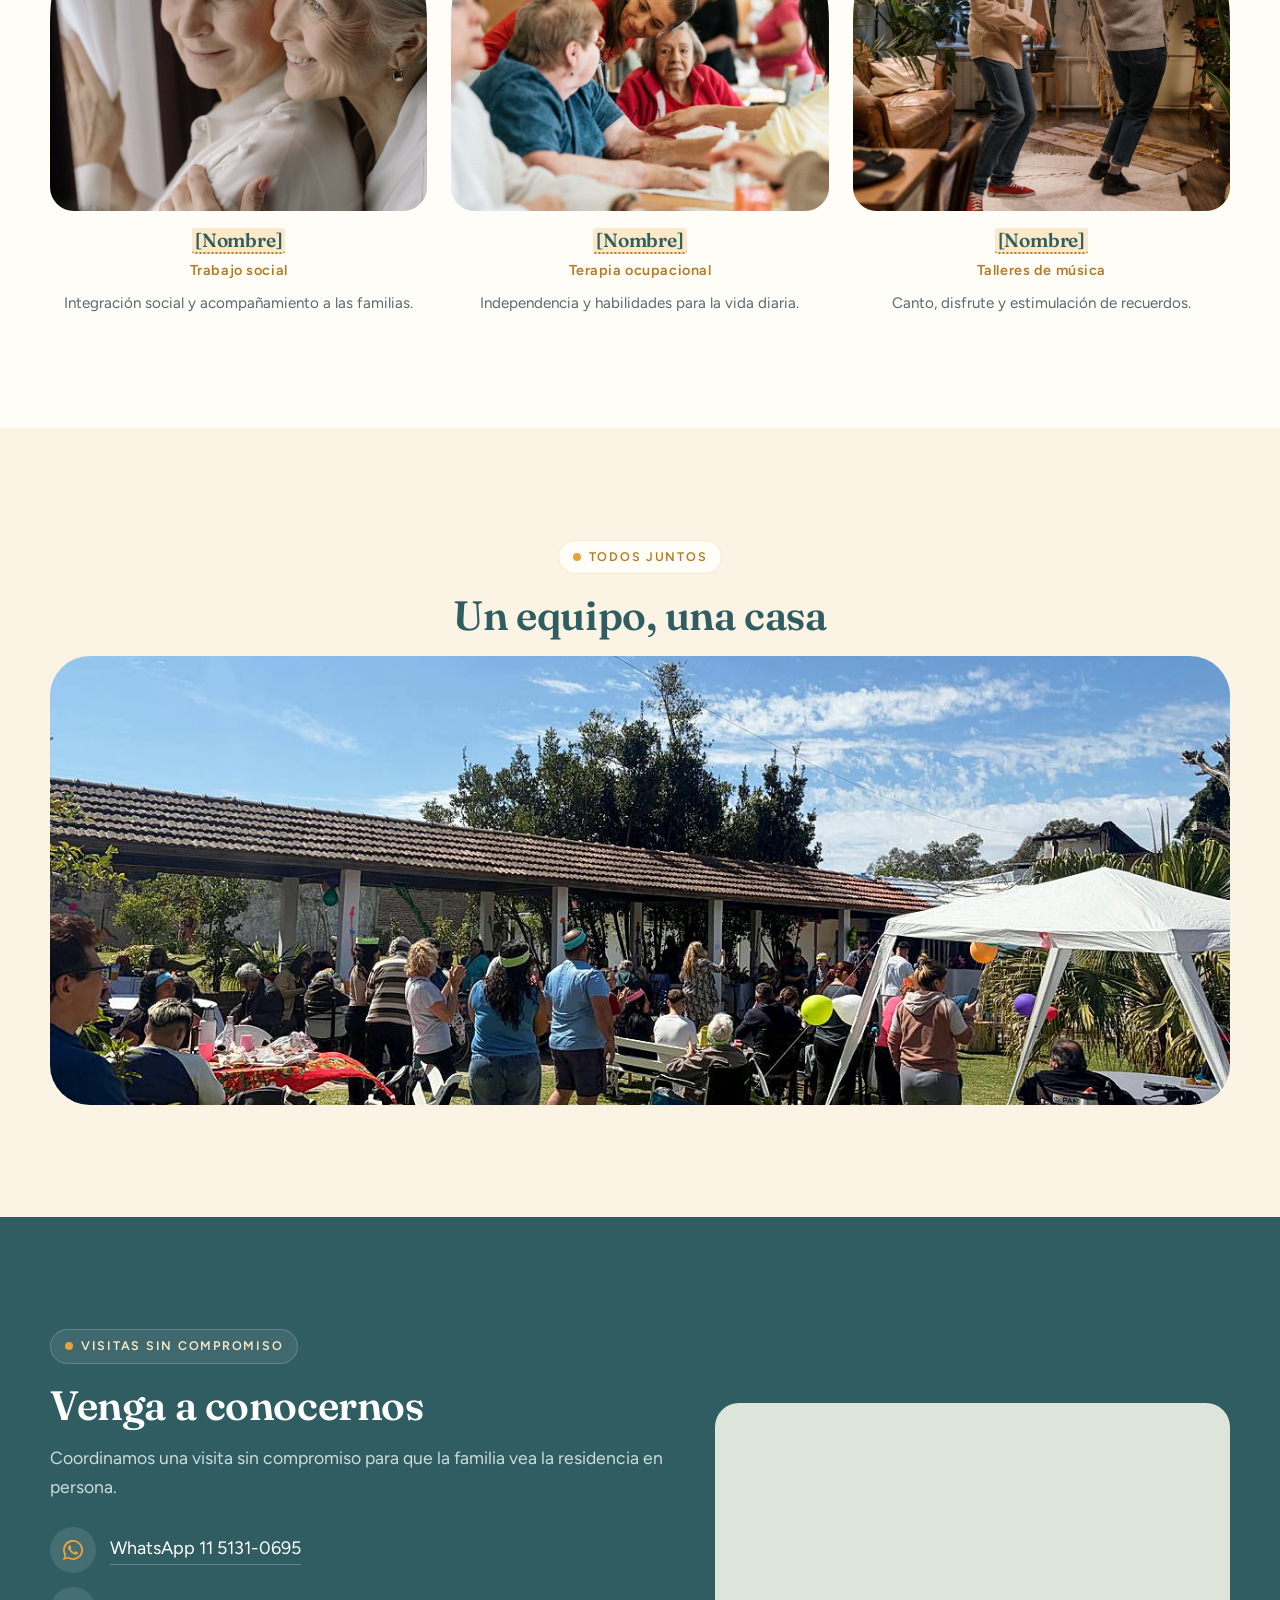
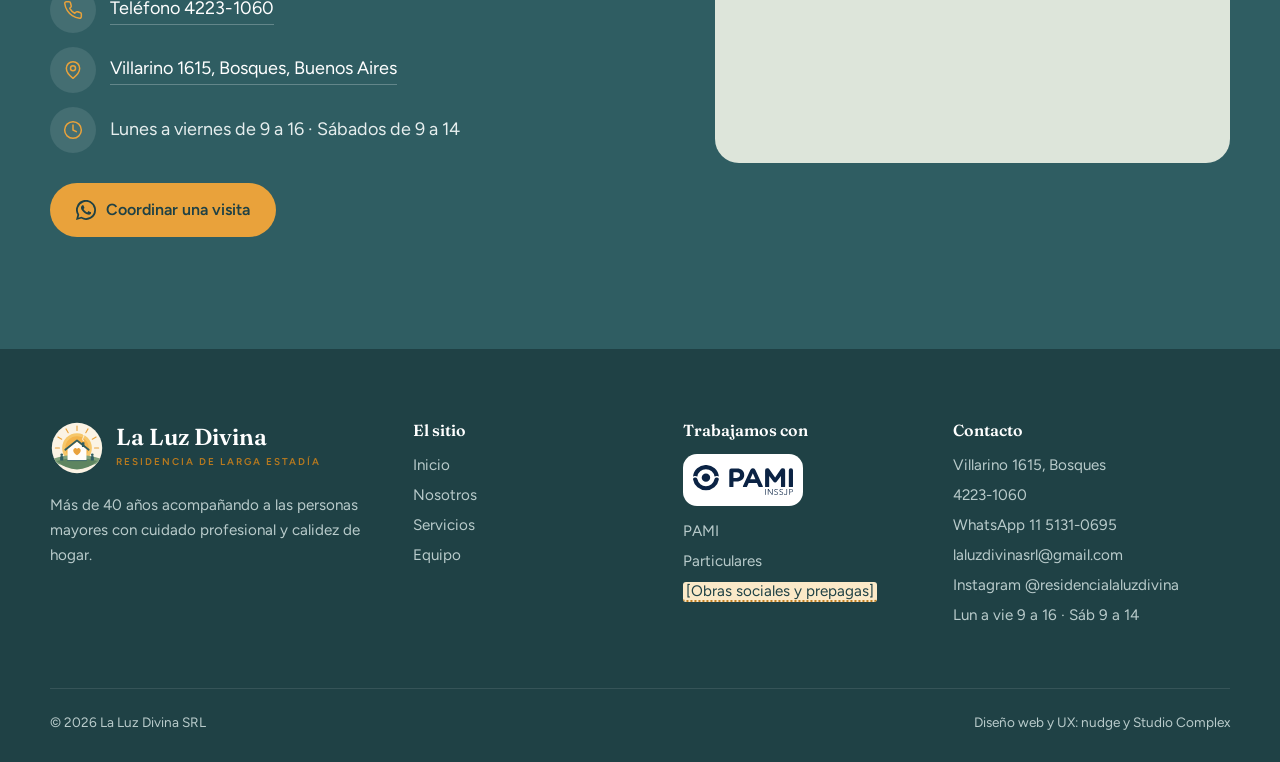
<file: equipo.html>
<!doctype html>
<html lang="es-AR">
<head>
<meta charset="utf-8">
<meta name="viewport" content="width=device-width, initial-scale=1">
<title>Equipo | La Luz Divina</title>
<meta name="description" content="Conocé al equipo de La Luz Divina: profesionales de la salud y personal de cuidado que acompañan a cada residente todos los días.">
<meta name="robots" content="noindex">
<link rel="icon" href="img/isotipo.svg" type="image/svg+xml">
<link rel="preconnect" href="https://fonts.googleapis.com">
<link rel="preconnect" href="https://fonts.gstatic.com" crossorigin>
<link href="https://fonts.googleapis.com/css2?family=Figtree:wght@400;500;600;700&family=Fraunces:opsz,wght@9..144,500;9..144,600&display=swap" rel="stylesheet">
<link rel="stylesheet" href="css/estilos.css?v=5ead5db7">
</head>
<body>
<div class="aviso-propuesta">Propuesta de diseño · Lo resaltado así <mark class="dato">[ejemplo]</mark> lo confirma la residencia · Las fotos de personas en actividades y del equipo son de banco de imágenes</div>
<header class="encabezado">
  <div class="contenedor">
    <a class="marca" href="index.html" aria-label="La Luz Divina, inicio">
      <img src="img/isotipo.svg" alt="" width="54" height="54">
      <span><b>La Luz Divina</b><small>RESIDENCIA DE LARGA ESTADÍA</small></span>
    </a>
    <nav class="menu" aria-label="Principal"><a href="index.html">Inicio</a><div class="menu-mega"><button class="mega-boton" type="button" aria-expanded="false" aria-controls="mega-nosotros">Nosotros <svg class="mega-flecha" viewBox="0 0 24 24" fill="none" stroke="currentColor" stroke-width="2" aria-hidden="true"><path d="m6 9 6 6 6-6"/></svg></button><div class="mega-panel" id="mega-nosotros"><div class="contenedor mega-grid">
      <div class="mega-col mega-col--doble"><p class="mega-titulo">La residencia</p><div class="mega-items"><a class="mega-item" href="nosotros.html#quienes"><span class="ico-circ"><svg viewBox="0 0 24 24" fill="none" stroke="currentColor" stroke-width="1.8" stroke-linecap="round" stroke-linejoin="round" aria-hidden="true"><path d="m3 10 9-7 9 7v10a2 2 0 0 1-2 2H5a2 2 0 0 1-2-2z"/><path d="M9 22V12h6v10"/></svg></span><span><b>Quiénes somos</b><small>69 plazas y un equipo interdisciplinario</small></span></a><a class="mega-item" href="nosotros.html#mision"><span class="ico-circ"><svg viewBox="0 0 24 24" fill="none" stroke="currentColor" stroke-width="1.8" stroke-linecap="round" stroke-linejoin="round" aria-hidden="true"><path d="M19 14c1.5-1.5 3-3.2 3-5.5A5.5 5.5 0 0 0 16.5 3c-1.8 0-3 .5-4.5 2-1.5-1.5-2.7-2-4.5-2A5.5 5.5 0 0 0 2 8.5c0 2.3 1.5 4 3 5.5l7 7Z"/></svg></span><span><b>Misión y objetivos</b><small>Un cuidado centrado en la persona</small></span></a><a class="mega-item" href="nosotros.html#instalaciones"><span class="ico-circ"><svg viewBox="0 0 24 24" fill="none" stroke="currentColor" stroke-width="1.8" stroke-linecap="round" stroke-linejoin="round" aria-hidden="true"><path d="M2 4v16M2 8h18a2 2 0 0 1 2 2v10M2 17h20M6 8v9"/></svg></span><span><b>Instalaciones</b><small>Habitaciones, comedor, patio y cocina</small></span></a><a class="mega-item" href="nosotros.html#familias"><span class="ico-circ"><svg viewBox="0 0 24 24" fill="none" stroke="currentColor" stroke-width="1.8" stroke-linecap="round" stroke-linejoin="round" aria-hidden="true"><path d="M16 21v-2a4 4 0 0 0-4-4H6a4 4 0 0 0-4 4v2"/><circle cx="9" cy="7" r="4"/><path d="M22 21v-2a4 4 0 0 0-3-3.87"/><path d="M16 3.13a4 4 0 0 1 0 7.75"/></svg></span><span><b>Las familias</b><small>Lo que nos cuentan quienes nos eligen</small></span></a></div></div>
      <a class="mega-destacado" href="nosotros.html#instalaciones">
        <img src="img/fotos/nadia-festejo.jpg" alt="" loading="lazy">
        <span class="mega-destacado-txt"><b>69 plazas habilitadas</b><small>Prestadores de PAMI · Enfermería las 24 horas</small></span>
      </a>
      <div class="mega-cta"><p class="mega-titulo">¿Querés conocernos?</p><p>Coordinamos una visita sin compromiso para que la familia vea la residencia en persona.</p>
        <a class="btn btn--oro" href="#whatsapp" data-consulta="visita">Coordinar una visita</a></div>
    </div></div></div><div class="menu-mega"><button class="mega-boton" type="button" aria-expanded="false" aria-controls="mega-servicios">Servicios <svg class="mega-flecha" viewBox="0 0 24 24" fill="none" stroke="currentColor" stroke-width="2" aria-hidden="true"><path d="m6 9 6 6 6-6"/></svg></button><div class="mega-panel" id="mega-servicios"><div class="contenedor mega-grid mega-grid--servicios">
      <div class="mega-col"><p class="mega-titulo">Salud</p><ul><li><a href="servicios.html#control-de-salud">Control de salud</a></li><li><a href="servicios.html#enfermeria-24-horas">Enfermería 24 horas</a></li><li><a href="servicios.html#nutricion">Nutrición</a></li><li><a href="servicios.html#kinesiologia">Kinesiología</a></li></ul></div><div class="mega-col"><p class="mega-titulo">Acompañamiento</p><ul><li><a href="servicios.html#psicologia">Psicología</a></li><li><a href="servicios.html#trabajo-social">Trabajo social</a></li><li><a href="servicios.html#terapia-ocupacional">Terapia ocupacional</a></li><li><a href="servicios.html#talleres">Talleres</a></li></ul></div><div class="mega-col"><p class="mega-titulo">Vida diaria</p><ul><li><a href="servicios.html#gastronomia">Gastronomía</a></li><li><a href="servicios.html#lavanderia">Lavandería</a></li><li><a href="servicios.html#estetica">Estética</a></li><li><a href="servicios.html#seguridad-e-higiene">Seguridad e higiene</a></li></ul></div>
      <a class="mega-destacado" href="servicios.html#actividades">
        <img src="img/fotos/nadia-cumpleanos.jpg" alt="" loading="lazy">
        <span class="mega-destacado-txt"><b>Actividades de cada semana</b><small>Música, taller cognitivo, festejos, salidas y el pan casero</small></span>
      </a>
      <div class="mega-pie"><a href="servicios.html#ingreso">¿Cómo es el ingreso? PAMI y particulares <svg viewBox="0 0 24 24" fill="none" stroke="currentColor" stroke-width="1.8" stroke-linecap="round" stroke-linejoin="round" aria-hidden="true"><path d="M5 12h14M12 5l7 7-7 7"/></svg></a>
        <a href="#whatsapp" data-consulta="vacante">Consultá disponibilidad <svg viewBox="0 0 24 24" fill="none" stroke="currentColor" stroke-width="1.8" stroke-linecap="round" stroke-linejoin="round" aria-hidden="true"><path d="M5 12h14M12 5l7 7-7 7"/></svg></a></div>
    </div></div></div><a href="equipo.html" aria-current="page">Equipo</a>
      <a class="btn btn--principal" href="#whatsapp"><svg viewBox="0 0 24 24" fill="currentColor" aria-hidden="true"><path d="M17.5 14.4c-.3-.1-1.8-.9-2-1-.3-.1-.5-.1-.7.1-.2.3-.8 1-.9 1.2-.2.2-.3.2-.6.1-.3-.1-1.3-.5-2.4-1.5-.9-.8-1.5-1.8-1.7-2.1-.2-.3 0-.5.1-.6l.4-.5c.2-.2.2-.3.3-.5.1-.2 0-.4 0-.5l-.9-2.2c-.2-.6-.5-.5-.7-.5h-.6c-.2 0-.5.1-.8.4-.3.3-1 1-1 2.5s1.1 2.9 1.2 3.1c.1.2 2.1 3.2 5.1 4.5.7.3 1.3.5 1.7.6.7.2 1.4.2 1.9.1.6-.1 1.8-.7 2-1.4.2-.7.2-1.3.2-1.4-.1-.1-.3-.2-.6-.3ZM12 21.8c-1.8 0-3.5-.5-5-1.4l-.4-.2-3.7 1 1-3.6-.2-.4A9.8 9.8 0 1 1 12 21.8Zm8.4-18.2A11.8 11.8 0 0 0 1.7 17.8L0 24l6.3-1.7A11.8 11.8 0 0 0 24 12c0-3.2-1.2-6.1-3.6-8.4Z"/></svg> Consultá por una vacante</a>
    </nav>
    <details class="menu-celu">
      <summary aria-label="Abrir menú"><svg viewBox="0 0 24 24" fill="none" stroke="currentColor" stroke-width="1.8" stroke-linecap="round" stroke-linejoin="round" aria-hidden="true"><path d="M4 6h16M4 12h16M4 18h16"/></svg></summary>
      <nav aria-label="Principal"><a href="index.html">Inicio</a><details class="sub-celu"><summary>Nosotros <svg class="mega-flecha" viewBox="0 0 24 24" fill="none" stroke="currentColor" stroke-width="2" aria-hidden="true"><path d="m6 9 6 6 6-6"/></svg></summary><div><a href="nosotros.html">Ver todo</a><a href="nosotros.html#quienes">Quiénes somos</a><a href="nosotros.html#mision">Misión y objetivos</a><a href="nosotros.html#instalaciones">Instalaciones</a><a href="nosotros.html#familias">Las familias</a></div></details><details class="sub-celu"><summary>Servicios <svg class="mega-flecha" viewBox="0 0 24 24" fill="none" stroke="currentColor" stroke-width="2" aria-hidden="true"><path d="m6 9 6 6 6-6"/></svg></summary><div><a href="servicios.html">Ver todo</a><a href="servicios.html#control-de-salud">Control de salud</a><a href="servicios.html#enfermeria-24-horas">Enfermería 24 horas</a><a href="servicios.html#nutricion">Nutrición</a><a href="servicios.html#kinesiologia">Kinesiología</a><a href="servicios.html#psicologia">Psicología</a><a href="servicios.html#trabajo-social">Trabajo social</a><a href="servicios.html#terapia-ocupacional">Terapia ocupacional</a><a href="servicios.html#talleres">Talleres</a><a href="servicios.html#gastronomia">Gastronomía</a><a href="servicios.html#lavanderia">Lavandería</a><a href="servicios.html#estetica">Estética</a><a href="servicios.html#seguridad-e-higiene">Seguridad e higiene</a><a href="servicios.html#actividades">Actividades de cada semana</a></div></details><a href="equipo.html" aria-current="page">Equipo</a><a class="btn btn--principal" href="#whatsapp"><svg viewBox="0 0 24 24" fill="currentColor" aria-hidden="true"><path d="M17.5 14.4c-.3-.1-1.8-.9-2-1-.3-.1-.5-.1-.7.1-.2.3-.8 1-.9 1.2-.2.2-.3.2-.6.1-.3-.1-1.3-.5-2.4-1.5-.9-.8-1.5-1.8-1.7-2.1-.2-.3 0-.5.1-.6l.4-.5c.2-.2.2-.3.3-.5.1-.2 0-.4 0-.5l-.9-2.2c-.2-.6-.5-.5-.7-.5h-.6c-.2 0-.5.1-.8.4-.3.3-1 1-1 2.5s1.1 2.9 1.2 3.1c.1.2 2.1 3.2 5.1 4.5.7.3 1.3.5 1.7.6.7.2 1.4.2 1.9.1.6-.1 1.8-.7 2-1.4.2-.7.2-1.3.2-1.4-.1-.1-.3-.2-.6-.3ZM12 21.8c-1.8 0-3.5-.5-5-1.4l-.4-.2-3.7 1 1-3.6-.2-.4A9.8 9.8 0 1 1 12 21.8Zm8.4-18.2A11.8 11.8 0 0 0 1.7 17.8L0 24l6.3-1.7A11.8 11.8 0 0 0 24 12c0-3.2-1.2-6.1-3.6-8.4Z"/></svg> Consultá por una vacante</a></nav>
    </details>
  </div>
</header>
<main>
<section class="cabecera">
  <div class="contenedor">
    <div>
      <p class="migas"><a href="index.html">Inicio</a> · Equipo</p>
      <h1>Las personas que cuidan cada día</h1>
      <p class="intro">Contamos con profesionales comprometidos con el cuidado y el acompañamiento integral de nuestros residentes, de manera permanente.</p>
    </div>
    <figure class="foto con-img "><img src="img/fotos/18459198.jpg" alt="Cuidadora atendiendo a residentes" loading="lazy"></figure>
  </div>
</section>

<section class="seccion">
  <div class="contenedor">
    <div class="centrado"><span class="etiqueta">Equipo interdisciplinario</span><h2>Quiénes somos</h2></div>
    <div class="equipo"><article class="persona"><figure class="foto con-img "><img src="img/fotos/8460159.jpg" alt="Médico asistencial" loading="lazy"></figure><h3><mark class="dato">[Nombre]</mark></h3><p class="rol">Médico asistencial</p><p>Seguimiento integral de la salud, con controles periódicos.</p></article><article class="persona"><figure class="foto con-img "><img src="img/fotos/18459210.jpg" alt="Enfermera con una residente" loading="lazy"></figure><h3><mark class="dato">[Nombre]</mark></h3><p class="rol">Enfermería las 24 horas</p><p>Acompañamiento permanente y respuesta inmediata.</p></article><article class="persona"><figure class="foto con-img "><img src="img/fotos/29373893.jpg" alt="Acompañamiento psicológico" loading="lazy"></figure><h3>Nadia Santos</h3><p class="rol"><mark class="dato">[Psicología]</mark></p><p>Contención y acompañamiento emocional de residentes y familias.</p></article><article class="persona"><figure class="foto con-img "><img src="img/fotos/6919285.jpg" alt="Acompañamiento a residentes y familias" loading="lazy"></figure><h3><mark class="dato">[Nombre]</mark></h3><p class="rol">Trabajo social</p><p>Integración social y acompañamiento a las familias.</p></article><article class="persona"><figure class="foto con-img "><img src="img/fotos/18429308.jpg" alt="Taller de terapia ocupacional" loading="lazy"></figure><h3><mark class="dato">[Nombre]</mark></h3><p class="rol">Terapia ocupacional</p><p>Independencia y habilidades para la vida diaria.</p></article><article class="persona"><figure class="foto con-img "><img src="img/fotos/6874657.jpg" alt="Taller de música" loading="lazy"></figure><h3><mark class="dato">[Nombre]</mark></h3><p class="rol">Talleres de música</p><p>Canto, disfrute y estimulación de recuerdos.</p></article></div>
  </div>
</section>

<section class="seccion seccion--crema">
  <div class="contenedor centrado">
    <span class="etiqueta">Todos juntos</span>
    <h2>Un equipo, una casa</h2>
    <figure class="foto con-img foto-grupal"><img src="img/fotos/nadia-festejo.jpg" alt="Equipo, residentes y familias en un festejo" loading="lazy"></figure>
  </div>
</section>

<section class="seccion seccion--teal" id="contacto">
  <div class="contenedor cierre">
    <div>
      <span class="etiqueta">Visitas sin compromiso</span>
      <h2>Venga a conocernos</h2>
      <p class="intro" style="color:#CFDCDC">Coordinamos una visita sin compromiso para que la familia vea la residencia en persona.</p>
      <ul class="contacto-lista">
        <li><span class="ico-circ"><svg viewBox="0 0 24 24" fill="currentColor" aria-hidden="true"><path d="M17.5 14.4c-.3-.1-1.8-.9-2-1-.3-.1-.5-.1-.7.1-.2.3-.8 1-.9 1.2-.2.2-.3.2-.6.1-.3-.1-1.3-.5-2.4-1.5-.9-.8-1.5-1.8-1.7-2.1-.2-.3 0-.5.1-.6l.4-.5c.2-.2.2-.3.3-.5.1-.2 0-.4 0-.5l-.9-2.2c-.2-.6-.5-.5-.7-.5h-.6c-.2 0-.5.1-.8.4-.3.3-1 1-1 2.5s1.1 2.9 1.2 3.1c.1.2 2.1 3.2 5.1 4.5.7.3 1.3.5 1.7.6.7.2 1.4.2 1.9.1.6-.1 1.8-.7 2-1.4.2-.7.2-1.3.2-1.4-.1-.1-.3-.2-.6-.3ZM12 21.8c-1.8 0-3.5-.5-5-1.4l-.4-.2-3.7 1 1-3.6-.2-.4A9.8 9.8 0 1 1 12 21.8Zm8.4-18.2A11.8 11.8 0 0 0 1.7 17.8L0 24l6.3-1.7A11.8 11.8 0 0 0 24 12c0-3.2-1.2-6.1-3.6-8.4Z"/></svg></span><a href="https://wa.me/5491151310695" target="_blank" rel="noopener">WhatsApp 11 5131-0695</a></li>
        <li><span class="ico-circ"><svg viewBox="0 0 24 24" fill="none" stroke="currentColor" stroke-width="1.8" stroke-linecap="round" stroke-linejoin="round" aria-hidden="true"><path d="M22 16.92v3a2 2 0 0 1-2.18 2 19.8 19.8 0 0 1-8.63-3.07 19.5 19.5 0 0 1-6-6 19.8 19.8 0 0 1-3.07-8.67A2 2 0 0 1 4.11 2h3a2 2 0 0 1 2 1.72c.13.96.36 1.9.7 2.81a2 2 0 0 1-.45 2.11L8.09 9.91a16 16 0 0 0 6 6l1.27-1.27a2 2 0 0 1 2.11-.45c.91.34 1.85.57 2.81.7A2 2 0 0 1 22 16.92Z"/></svg></span><a href="tel:+541142231060">Teléfono 4223-1060</a></li>
        <li><span class="ico-circ"><svg viewBox="0 0 24 24" fill="none" stroke="currentColor" stroke-width="1.8" stroke-linecap="round" stroke-linejoin="round" aria-hidden="true"><path d="M20 10c0 6-8 12-8 12s-8-6-8-12a8 8 0 0 1 16 0Z"/><circle cx="12" cy="10" r="3"/></svg></span><a href="https://www.google.com/maps/search/?api=1&query=Villarino+1615,+Bosques,+Buenos+Aires" target="_blank" rel="noopener">Villarino 1615, Bosques, Buenos Aires</a></li>
        <li><span class="ico-circ"><svg viewBox="0 0 24 24" fill="none" stroke="currentColor" stroke-width="1.8" stroke-linecap="round" stroke-linejoin="round" aria-hidden="true"><circle cx="12" cy="12" r="10"/><path d="M12 6v6l4 2"/></svg></span><span>Lunes a viernes de 9 a 16 · Sábados de 9 a 14</span></li>
      </ul>
      <div class="botones"><a class="btn btn--oro" href="#whatsapp"><svg viewBox="0 0 24 24" fill="currentColor" aria-hidden="true"><path d="M17.5 14.4c-.3-.1-1.8-.9-2-1-.3-.1-.5-.1-.7.1-.2.3-.8 1-.9 1.2-.2.2-.3.2-.6.1-.3-.1-1.3-.5-2.4-1.5-.9-.8-1.5-1.8-1.7-2.1-.2-.3 0-.5.1-.6l.4-.5c.2-.2.2-.3.3-.5.1-.2 0-.4 0-.5l-.9-2.2c-.2-.6-.5-.5-.7-.5h-.6c-.2 0-.5.1-.8.4-.3.3-1 1-1 2.5s1.1 2.9 1.2 3.1c.1.2 2.1 3.2 5.1 4.5.7.3 1.3.5 1.7.6.7.2 1.4.2 1.9.1.6-.1 1.8-.7 2-1.4.2-.7.2-1.3.2-1.4-.1-.1-.3-.2-.6-.3ZM12 21.8c-1.8 0-3.5-.5-5-1.4l-.4-.2-3.7 1 1-3.6-.2-.4A9.8 9.8 0 1 1 12 21.8Zm8.4-18.2A11.8 11.8 0 0 0 1.7 17.8L0 24l6.3-1.7A11.8 11.8 0 0 0 24 12c0-3.2-1.2-6.1-3.6-8.4Z"/></svg> Coordinar una visita</a></div>
    </div>
    <div class="mapa"><iframe title="Mapa: Villarino 1615, Bosques" src="https://www.google.com/maps?q=Villarino+1615,+Bosques,+Buenos+Aires&amp;hl=es&amp;output=embed" loading="lazy" referrerpolicy="no-referrer-when-downgrade" allowfullscreen></iframe></div>
  </div>
</section>
</main>
<footer class="pie">
  <div class="contenedor">
    <div>
      <a class="marca" href="index.html"><img src="img/isotipo.svg" alt="" width="54" height="54"><span><b>La Luz Divina</b><small>RESIDENCIA DE LARGA ESTADÍA</small></span></a>
      <p style="margin-top:18px">Más de 40 años acompañando a las personas mayores con cuidado profesional y calidez de hogar.</p>
    </div>
    <div><h4>El sitio</h4><ul><li><a href="index.html">Inicio</a></li><li><a href="nosotros.html">Nosotros</a></li><li><a href="servicios.html">Servicios</a></li><li><a href="equipo.html">Equipo</a></li></ul></div>
    <div><h4>Trabajamos con</h4><span class="sello-pami sello-pami--pie"><img class="logo-pami" src="img/pami.svg" alt="PAMI" width="92" height="28"></span><ul style="margin-top:14px"><li>PAMI</li><li>Particulares</li><li><mark class="dato">[Obras sociales y prepagas]</mark></li></ul></div>
    <div><h4>Contacto</h4><ul>
      <li><a href="https://www.google.com/maps/search/?api=1&query=Villarino+1615,+Bosques,+Buenos+Aires" target="_blank" rel="noopener">Villarino 1615, Bosques</a></li><li><a href="tel:+541142231060">4223-1060</a></li><li><a href="https://wa.me/5491151310695" target="_blank" rel="noopener">WhatsApp 11 5131-0695</a></li><li><a href="mailto:laluzdivinasrl@gmail.com">laluzdivinasrl@gmail.com</a></li><li><a href="https://www.instagram.com/residencialaluzdivina/" target="_blank" rel="noopener">Instagram @residencialaluzdivina</a></li><li>Lun a vie 9 a 16 · Sáb 9 a 14</li></ul></div>
    <div class="legal"><span>© 2026 La Luz Divina SRL</span><span>Diseño web y UX: <a href="https://nudge.com.ar" target="_blank" rel="noopener">nudge</a> y <a href="https://studiocomplex.com.ar" target="_blank" rel="noopener">Studio Complex</a></span></div>
  </div>
</footer>
<a class="wa-flotante" href="#whatsapp" aria-label="Escribinos por WhatsApp"><svg viewBox="0 0 24 24" fill="currentColor" aria-hidden="true"><path d="M17.5 14.4c-.3-.1-1.8-.9-2-1-.3-.1-.5-.1-.7.1-.2.3-.8 1-.9 1.2-.2.2-.3.2-.6.1-.3-.1-1.3-.5-2.4-1.5-.9-.8-1.5-1.8-1.7-2.1-.2-.3 0-.5.1-.6l.4-.5c.2-.2.2-.3.3-.5.1-.2 0-.4 0-.5l-.9-2.2c-.2-.6-.5-.5-.7-.5h-.6c-.2 0-.5.1-.8.4-.3.3-1 1-1 2.5s1.1 2.9 1.2 3.1c.1.2 2.1 3.2 5.1 4.5.7.3 1.3.5 1.7.6.7.2 1.4.2 1.9.1.6-.1 1.8-.7 2-1.4.2-.7.2-1.3.2-1.4-.1-.1-.3-.2-.6-.3ZM12 21.8c-1.8 0-3.5-.5-5-1.4l-.4-.2-3.7 1 1-3.6-.2-.4A9.8 9.8 0 1 1 12 21.8Zm8.4-18.2A11.8 11.8 0 0 0 1.7 17.8L0 24l6.3-1.7A11.8 11.8 0 0 0 24 12c0-3.2-1.2-6.1-3.6-8.4Z"/></svg></a>
<dialog id="consulta" class="consulta" aria-labelledby="consulta-titulo">
  <button class="consulta-cerrar" type="button" data-cerrar aria-label="Cerrar">&times;</button>
  <div class="consulta-form">
    <span class="etiqueta">La Luz Divina</span>
    <h2 id="consulta-titulo">Escribinos</h2>
    <p id="consulta-bajada" class="consulta-bajada"></p>
    <form novalidate>
      <label>Motivo
        <select name="motivo">
          <option value="vacante">Consultar por una vacante</option>
          <option value="visita">Coordinar una visita</option>
          <option value="institucional">Información institucional (PAMI, obra social, prepaga)</option>
          <option value="general">Otra consulta</option>
        </select>
      </label>
      <label>Consultás como
        <select name="quien">
          <option value="familiar">Familiar o futuro residente</option>
          <option value="institucion">PAMI, obra social o prepaga</option>
          <option value="otro">Otro</option>
        </select>
      </label>
      <label class="campo-institucion" hidden>Institución y cargo
        <input name="institucion" autocomplete="organization" placeholder="Ej.: PAMI UGL VI · Auditoría">
      </label>
      <div class="consulta-fila">
        <label>Nombre y apellido
          <input name="nombre" required autocomplete="name">
        </label>
        <label>Teléfono o WhatsApp
          <input name="telefono" type="tel" required autocomplete="tel" placeholder="11 2345-6789">
        </label>
      </div>
      <label><span>Email <small>(opcional)</small></span>
        <input name="email" type="email" autocomplete="email">
      </label>
      <label><span>Mensaje <small>(opcional)</small></span>
        <textarea name="mensaje" rows="3" placeholder="Contanos lo que necesites"></textarea>
      </label>
      <button class="btn btn--principal consulta-enviar" type="submit">Enviar consulta <svg viewBox="0 0 24 24" fill="none" stroke="currentColor" stroke-width="1.8" stroke-linecap="round" stroke-linejoin="round" aria-hidden="true"><path d="M5 12h14M12 5l7 7-7 7"/></svg></button>
      <p class="consulta-nota">Te respondemos por WhatsApp o por teléfono, en horario de atención.</p>
    </form>
  </div>
  <div class="consulta-gracias">
    <span class="ico-circ"><svg viewBox="0 0 24 24" fill="none" stroke="currentColor" stroke-width="1.8" stroke-linecap="round" stroke-linejoin="round" aria-hidden="true"><path d="M19 14c1.5-1.5 3-3.2 3-5.5A5.5 5.5 0 0 0 16.5 3c-1.8 0-3 .5-4.5 2-1.5-1.5-2.7-2-4.5-2A5.5 5.5 0 0 0 2 8.5c0 2.3 1.5 4 3 5.5l7 7Z"/></svg></span>
    <h2>¡Gracias, <span id="consulta-gracias-nombre"></span>!</h2>
    <p>Recibimos tu consulta. Te vamos a contactar a la brevedad.</p>
    <button class="btn btn--borde" type="button" data-cerrar>Volver al sitio</button>
  </div>
</dialog>
<script src="js/consulta.js?v=5ead5db7" defer></script>
<script src="js/menu.js?v=5ead5db7" defer></script>
</body>
</html>
</file>
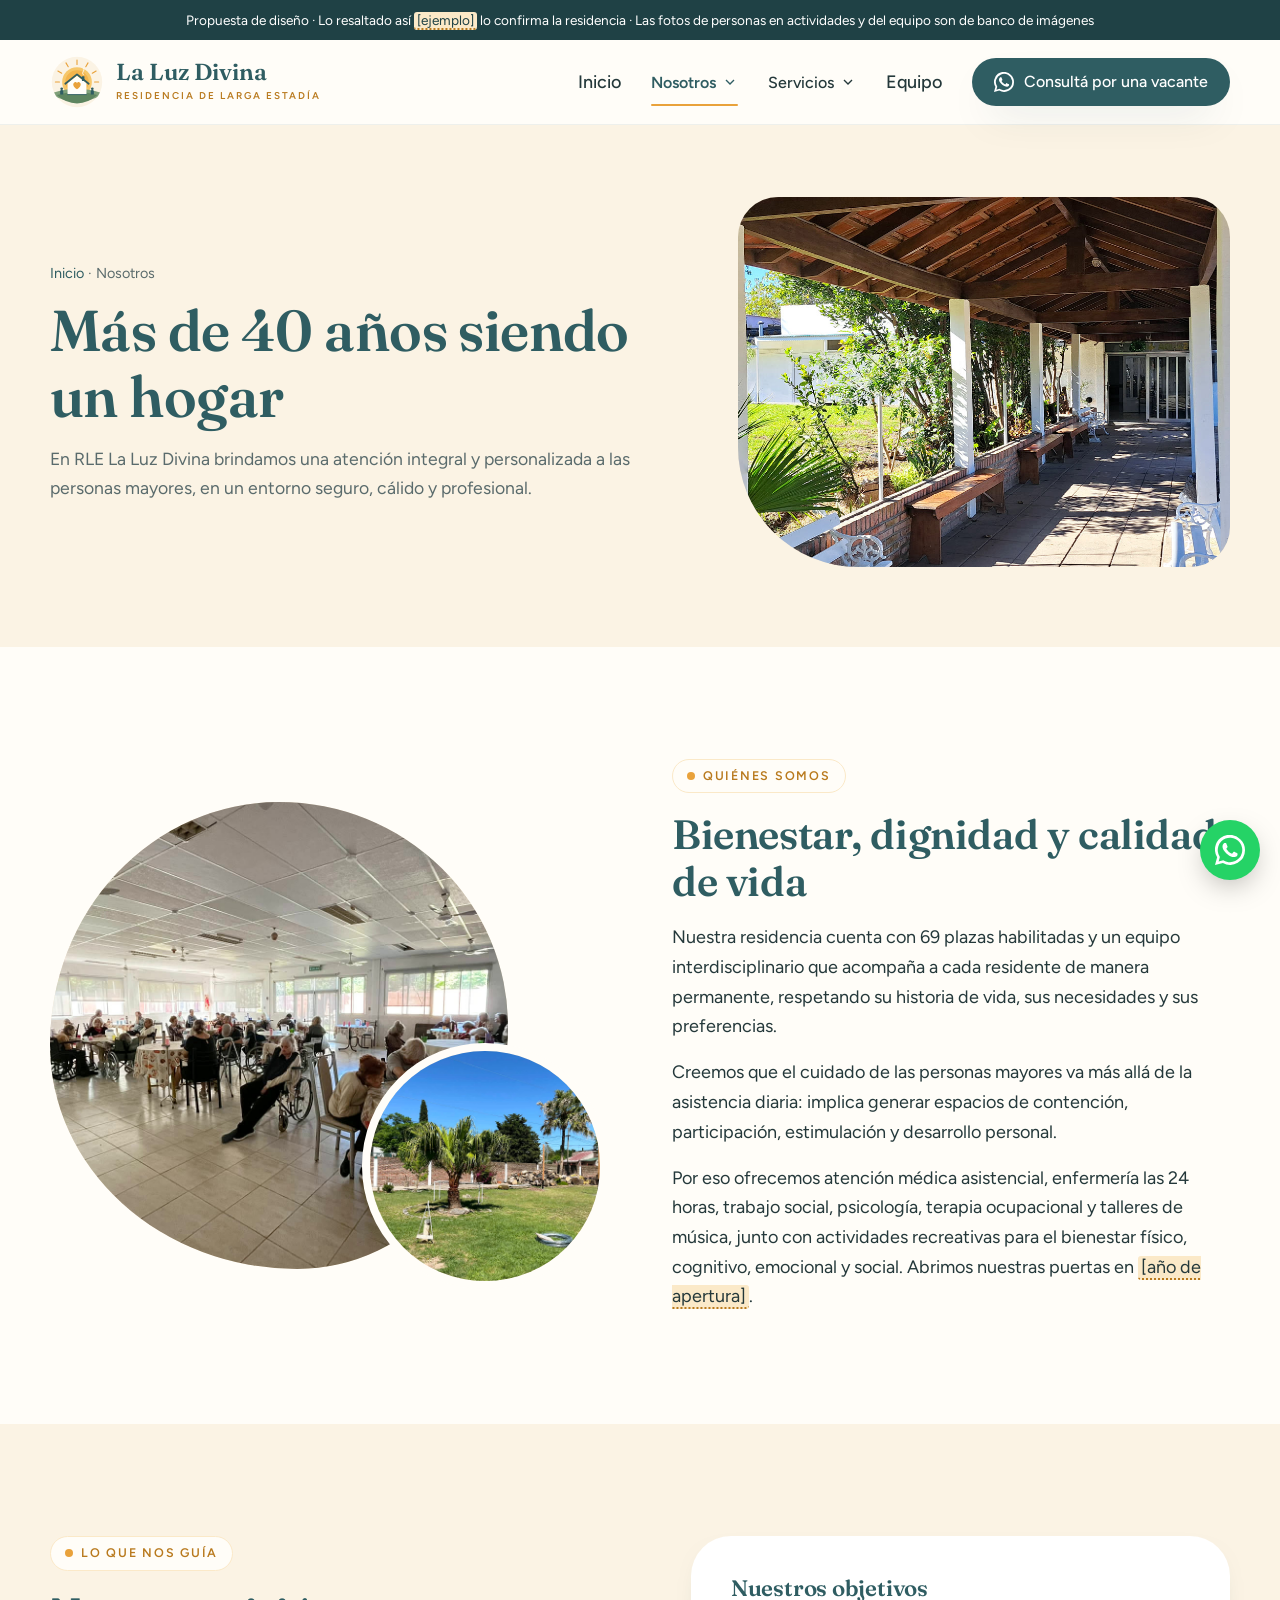
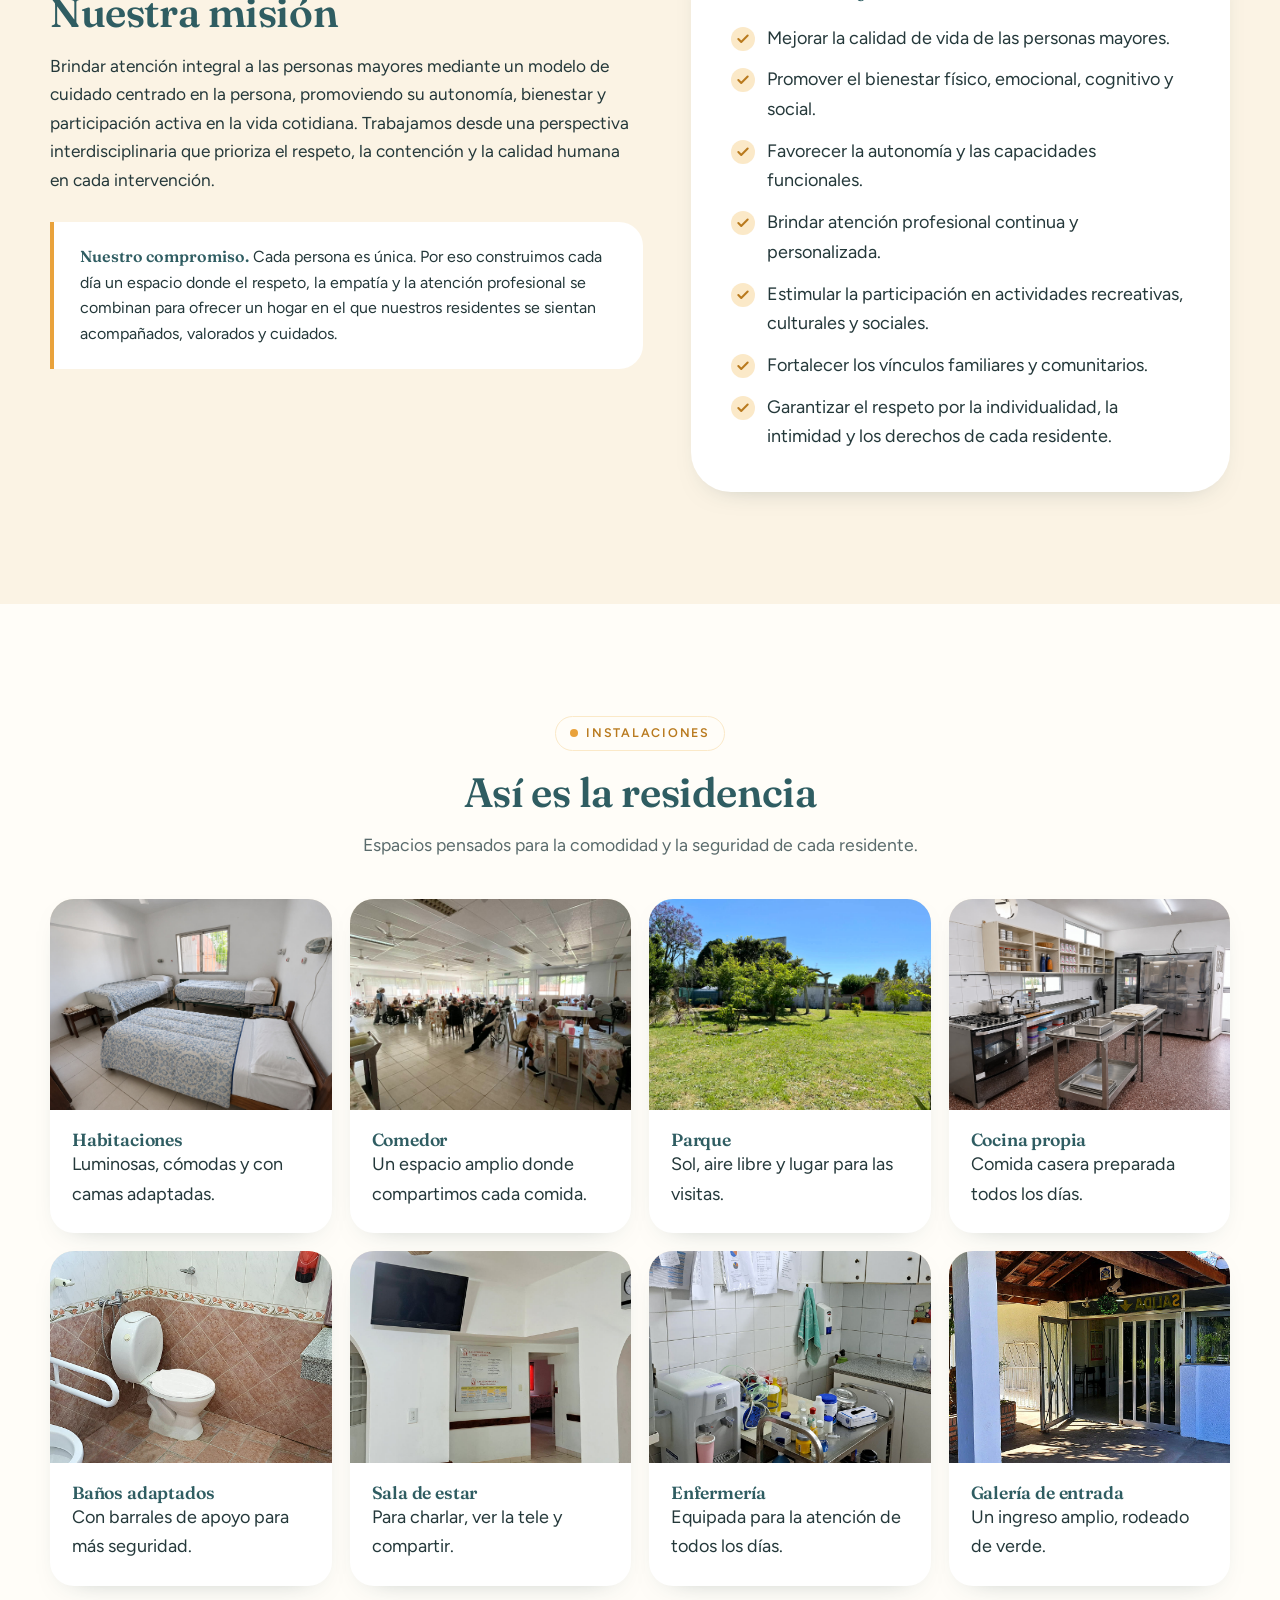
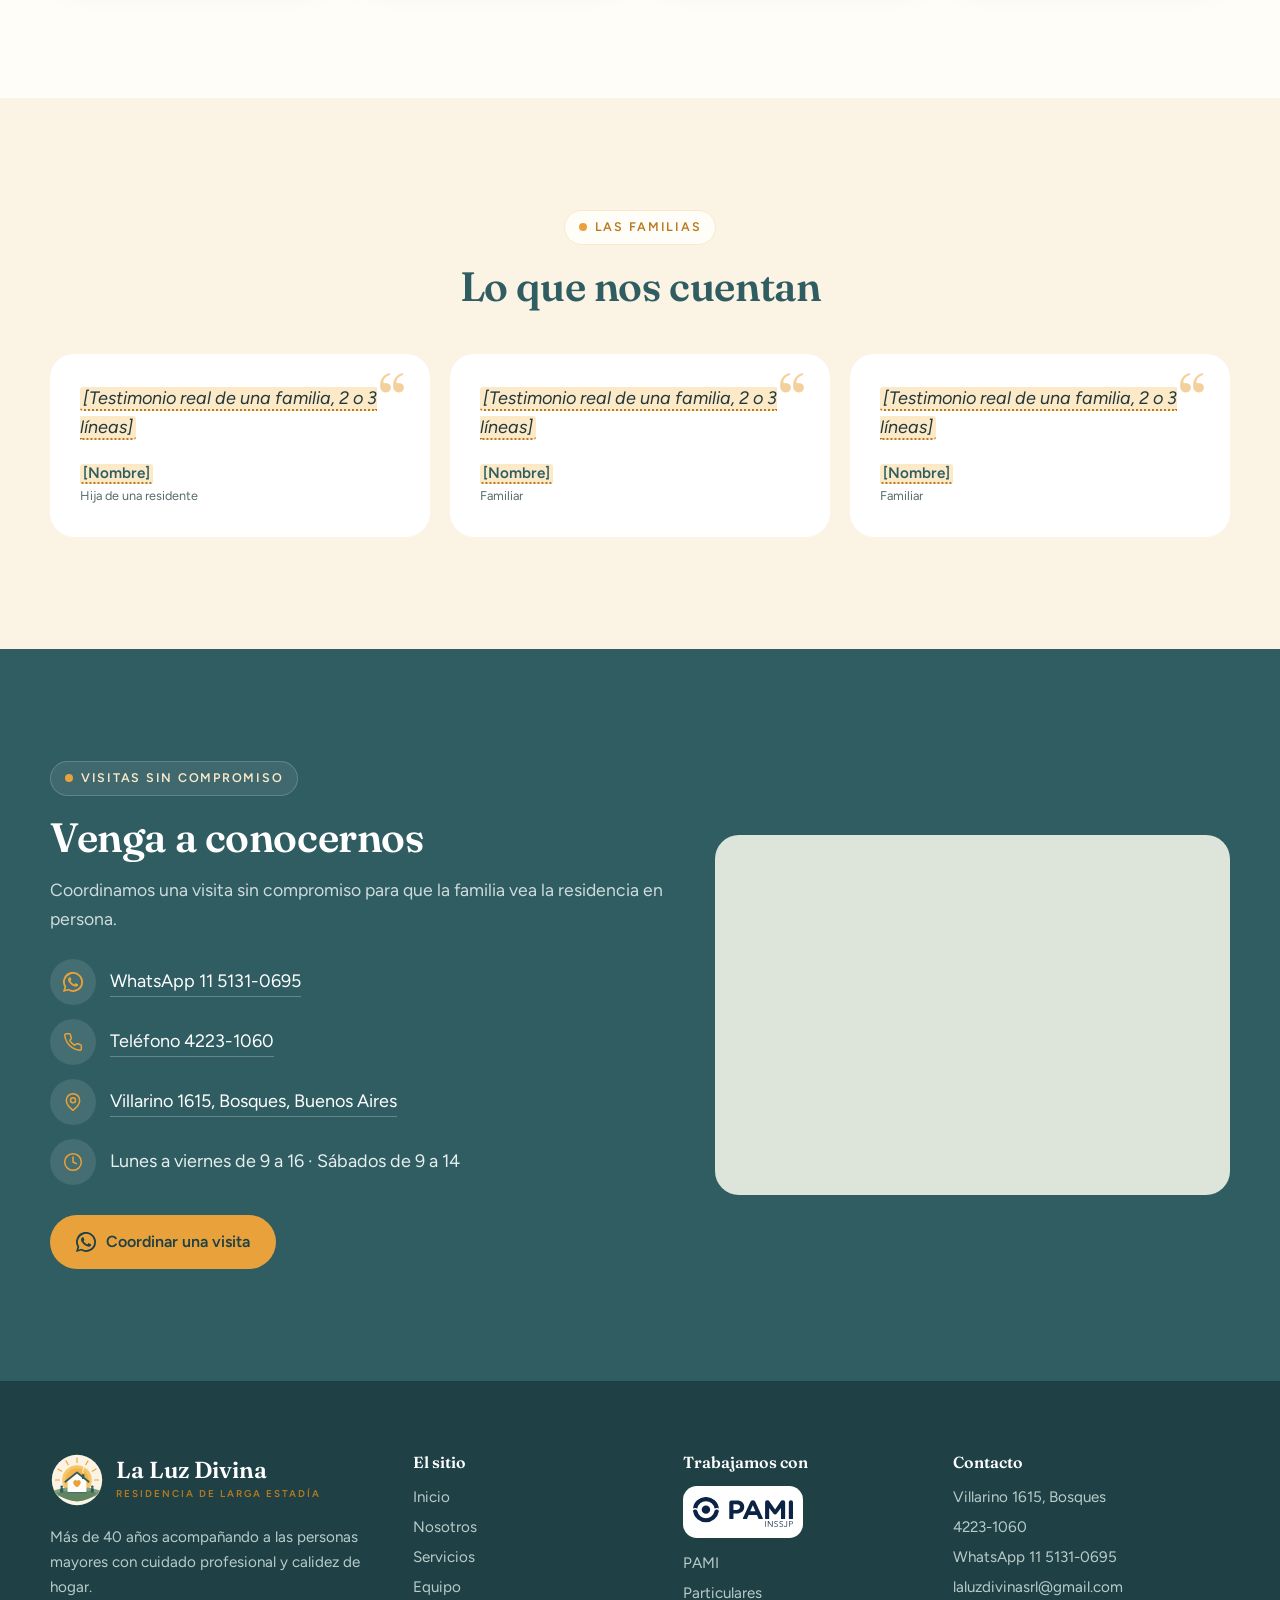
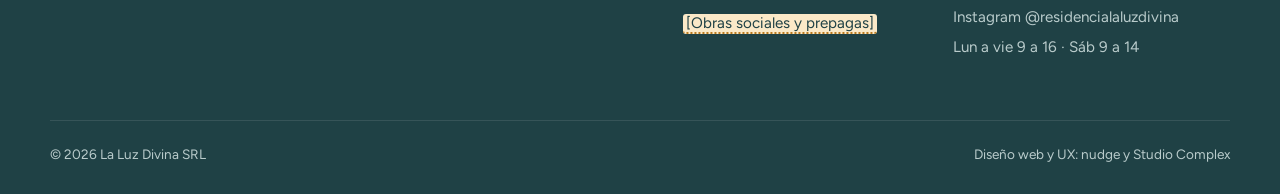
<file: nosotros.html>
<!doctype html>
<html lang="es-AR">
<head>
<meta charset="utf-8">
<meta name="viewport" content="width=device-width, initial-scale=1">
<title>Nosotros | La Luz Divina</title>
<meta name="description" content="RLE La Luz Divina: residencia de larga estadía con 69 plazas habilitadas y equipo interdisciplinario. Conocé nuestra misión, objetivos e instalaciones.">
<meta name="robots" content="noindex">
<link rel="icon" href="img/isotipo.svg" type="image/svg+xml">
<link rel="preconnect" href="https://fonts.googleapis.com">
<link rel="preconnect" href="https://fonts.gstatic.com" crossorigin>
<link href="https://fonts.googleapis.com/css2?family=Figtree:wght@400;500;600;700&family=Fraunces:opsz,wght@9..144,500;9..144,600&display=swap" rel="stylesheet">
<link rel="stylesheet" href="css/estilos.css?v=5ead5db7">
</head>
<body>
<div class="aviso-propuesta">Propuesta de diseño · Lo resaltado así <mark class="dato">[ejemplo]</mark> lo confirma la residencia · Las fotos de personas en actividades y del equipo son de banco de imágenes</div>
<header class="encabezado">
  <div class="contenedor">
    <a class="marca" href="index.html" aria-label="La Luz Divina, inicio">
      <img src="img/isotipo.svg" alt="" width="54" height="54">
      <span><b>La Luz Divina</b><small>RESIDENCIA DE LARGA ESTADÍA</small></span>
    </a>
    <nav class="menu" aria-label="Principal"><a href="index.html">Inicio</a><div class="menu-mega"><button class="mega-boton" type="button" aria-expanded="false" aria-controls="mega-nosotros" data-actual>Nosotros <svg class="mega-flecha" viewBox="0 0 24 24" fill="none" stroke="currentColor" stroke-width="2" aria-hidden="true"><path d="m6 9 6 6 6-6"/></svg></button><div class="mega-panel" id="mega-nosotros"><div class="contenedor mega-grid">
      <div class="mega-col mega-col--doble"><p class="mega-titulo">La residencia</p><div class="mega-items"><a class="mega-item" href="nosotros.html#quienes"><span class="ico-circ"><svg viewBox="0 0 24 24" fill="none" stroke="currentColor" stroke-width="1.8" stroke-linecap="round" stroke-linejoin="round" aria-hidden="true"><path d="m3 10 9-7 9 7v10a2 2 0 0 1-2 2H5a2 2 0 0 1-2-2z"/><path d="M9 22V12h6v10"/></svg></span><span><b>Quiénes somos</b><small>69 plazas y un equipo interdisciplinario</small></span></a><a class="mega-item" href="nosotros.html#mision"><span class="ico-circ"><svg viewBox="0 0 24 24" fill="none" stroke="currentColor" stroke-width="1.8" stroke-linecap="round" stroke-linejoin="round" aria-hidden="true"><path d="M19 14c1.5-1.5 3-3.2 3-5.5A5.5 5.5 0 0 0 16.5 3c-1.8 0-3 .5-4.5 2-1.5-1.5-2.7-2-4.5-2A5.5 5.5 0 0 0 2 8.5c0 2.3 1.5 4 3 5.5l7 7Z"/></svg></span><span><b>Misión y objetivos</b><small>Un cuidado centrado en la persona</small></span></a><a class="mega-item" href="nosotros.html#instalaciones"><span class="ico-circ"><svg viewBox="0 0 24 24" fill="none" stroke="currentColor" stroke-width="1.8" stroke-linecap="round" stroke-linejoin="round" aria-hidden="true"><path d="M2 4v16M2 8h18a2 2 0 0 1 2 2v10M2 17h20M6 8v9"/></svg></span><span><b>Instalaciones</b><small>Habitaciones, comedor, patio y cocina</small></span></a><a class="mega-item" href="nosotros.html#familias"><span class="ico-circ"><svg viewBox="0 0 24 24" fill="none" stroke="currentColor" stroke-width="1.8" stroke-linecap="round" stroke-linejoin="round" aria-hidden="true"><path d="M16 21v-2a4 4 0 0 0-4-4H6a4 4 0 0 0-4 4v2"/><circle cx="9" cy="7" r="4"/><path d="M22 21v-2a4 4 0 0 0-3-3.87"/><path d="M16 3.13a4 4 0 0 1 0 7.75"/></svg></span><span><b>Las familias</b><small>Lo que nos cuentan quienes nos eligen</small></span></a></div></div>
      <a class="mega-destacado" href="nosotros.html#instalaciones">
        <img src="img/fotos/nadia-festejo.jpg" alt="" loading="lazy">
        <span class="mega-destacado-txt"><b>69 plazas habilitadas</b><small>Prestadores de PAMI · Enfermería las 24 horas</small></span>
      </a>
      <div class="mega-cta"><p class="mega-titulo">¿Querés conocernos?</p><p>Coordinamos una visita sin compromiso para que la familia vea la residencia en persona.</p>
        <a class="btn btn--oro" href="#whatsapp" data-consulta="visita">Coordinar una visita</a></div>
    </div></div></div><div class="menu-mega"><button class="mega-boton" type="button" aria-expanded="false" aria-controls="mega-servicios">Servicios <svg class="mega-flecha" viewBox="0 0 24 24" fill="none" stroke="currentColor" stroke-width="2" aria-hidden="true"><path d="m6 9 6 6 6-6"/></svg></button><div class="mega-panel" id="mega-servicios"><div class="contenedor mega-grid mega-grid--servicios">
      <div class="mega-col"><p class="mega-titulo">Salud</p><ul><li><a href="servicios.html#control-de-salud">Control de salud</a></li><li><a href="servicios.html#enfermeria-24-horas">Enfermería 24 horas</a></li><li><a href="servicios.html#nutricion">Nutrición</a></li><li><a href="servicios.html#kinesiologia">Kinesiología</a></li></ul></div><div class="mega-col"><p class="mega-titulo">Acompañamiento</p><ul><li><a href="servicios.html#psicologia">Psicología</a></li><li><a href="servicios.html#trabajo-social">Trabajo social</a></li><li><a href="servicios.html#terapia-ocupacional">Terapia ocupacional</a></li><li><a href="servicios.html#talleres">Talleres</a></li></ul></div><div class="mega-col"><p class="mega-titulo">Vida diaria</p><ul><li><a href="servicios.html#gastronomia">Gastronomía</a></li><li><a href="servicios.html#lavanderia">Lavandería</a></li><li><a href="servicios.html#estetica">Estética</a></li><li><a href="servicios.html#seguridad-e-higiene">Seguridad e higiene</a></li></ul></div>
      <a class="mega-destacado" href="servicios.html#actividades">
        <img src="img/fotos/nadia-cumpleanos.jpg" alt="" loading="lazy">
        <span class="mega-destacado-txt"><b>Actividades de cada semana</b><small>Música, taller cognitivo, festejos, salidas y el pan casero</small></span>
      </a>
      <div class="mega-pie"><a href="servicios.html#ingreso">¿Cómo es el ingreso? PAMI y particulares <svg viewBox="0 0 24 24" fill="none" stroke="currentColor" stroke-width="1.8" stroke-linecap="round" stroke-linejoin="round" aria-hidden="true"><path d="M5 12h14M12 5l7 7-7 7"/></svg></a>
        <a href="#whatsapp" data-consulta="vacante">Consultá disponibilidad <svg viewBox="0 0 24 24" fill="none" stroke="currentColor" stroke-width="1.8" stroke-linecap="round" stroke-linejoin="round" aria-hidden="true"><path d="M5 12h14M12 5l7 7-7 7"/></svg></a></div>
    </div></div></div><a href="equipo.html">Equipo</a>
      <a class="btn btn--principal" href="#whatsapp"><svg viewBox="0 0 24 24" fill="currentColor" aria-hidden="true"><path d="M17.5 14.4c-.3-.1-1.8-.9-2-1-.3-.1-.5-.1-.7.1-.2.3-.8 1-.9 1.2-.2.2-.3.2-.6.1-.3-.1-1.3-.5-2.4-1.5-.9-.8-1.5-1.8-1.7-2.1-.2-.3 0-.5.1-.6l.4-.5c.2-.2.2-.3.3-.5.1-.2 0-.4 0-.5l-.9-2.2c-.2-.6-.5-.5-.7-.5h-.6c-.2 0-.5.1-.8.4-.3.3-1 1-1 2.5s1.1 2.9 1.2 3.1c.1.2 2.1 3.2 5.1 4.5.7.3 1.3.5 1.7.6.7.2 1.4.2 1.9.1.6-.1 1.8-.7 2-1.4.2-.7.2-1.3.2-1.4-.1-.1-.3-.2-.6-.3ZM12 21.8c-1.8 0-3.5-.5-5-1.4l-.4-.2-3.7 1 1-3.6-.2-.4A9.8 9.8 0 1 1 12 21.8Zm8.4-18.2A11.8 11.8 0 0 0 1.7 17.8L0 24l6.3-1.7A11.8 11.8 0 0 0 24 12c0-3.2-1.2-6.1-3.6-8.4Z"/></svg> Consultá por una vacante</a>
    </nav>
    <details class="menu-celu">
      <summary aria-label="Abrir menú"><svg viewBox="0 0 24 24" fill="none" stroke="currentColor" stroke-width="1.8" stroke-linecap="round" stroke-linejoin="round" aria-hidden="true"><path d="M4 6h16M4 12h16M4 18h16"/></svg></summary>
      <nav aria-label="Principal"><a href="index.html">Inicio</a><details class="sub-celu"><summary>Nosotros <svg class="mega-flecha" viewBox="0 0 24 24" fill="none" stroke="currentColor" stroke-width="2" aria-hidden="true"><path d="m6 9 6 6 6-6"/></svg></summary><div><a href="nosotros.html">Ver todo</a><a href="nosotros.html#quienes">Quiénes somos</a><a href="nosotros.html#mision">Misión y objetivos</a><a href="nosotros.html#instalaciones">Instalaciones</a><a href="nosotros.html#familias">Las familias</a></div></details><details class="sub-celu"><summary>Servicios <svg class="mega-flecha" viewBox="0 0 24 24" fill="none" stroke="currentColor" stroke-width="2" aria-hidden="true"><path d="m6 9 6 6 6-6"/></svg></summary><div><a href="servicios.html">Ver todo</a><a href="servicios.html#control-de-salud">Control de salud</a><a href="servicios.html#enfermeria-24-horas">Enfermería 24 horas</a><a href="servicios.html#nutricion">Nutrición</a><a href="servicios.html#kinesiologia">Kinesiología</a><a href="servicios.html#psicologia">Psicología</a><a href="servicios.html#trabajo-social">Trabajo social</a><a href="servicios.html#terapia-ocupacional">Terapia ocupacional</a><a href="servicios.html#talleres">Talleres</a><a href="servicios.html#gastronomia">Gastronomía</a><a href="servicios.html#lavanderia">Lavandería</a><a href="servicios.html#estetica">Estética</a><a href="servicios.html#seguridad-e-higiene">Seguridad e higiene</a><a href="servicios.html#actividades">Actividades de cada semana</a></div></details><a href="equipo.html">Equipo</a><a class="btn btn--principal" href="#whatsapp"><svg viewBox="0 0 24 24" fill="currentColor" aria-hidden="true"><path d="M17.5 14.4c-.3-.1-1.8-.9-2-1-.3-.1-.5-.1-.7.1-.2.3-.8 1-.9 1.2-.2.2-.3.2-.6.1-.3-.1-1.3-.5-2.4-1.5-.9-.8-1.5-1.8-1.7-2.1-.2-.3 0-.5.1-.6l.4-.5c.2-.2.2-.3.3-.5.1-.2 0-.4 0-.5l-.9-2.2c-.2-.6-.5-.5-.7-.5h-.6c-.2 0-.5.1-.8.4-.3.3-1 1-1 2.5s1.1 2.9 1.2 3.1c.1.2 2.1 3.2 5.1 4.5.7.3 1.3.5 1.7.6.7.2 1.4.2 1.9.1.6-.1 1.8-.7 2-1.4.2-.7.2-1.3.2-1.4-.1-.1-.3-.2-.6-.3ZM12 21.8c-1.8 0-3.5-.5-5-1.4l-.4-.2-3.7 1 1-3.6-.2-.4A9.8 9.8 0 1 1 12 21.8Zm8.4-18.2A11.8 11.8 0 0 0 1.7 17.8L0 24l6.3-1.7A11.8 11.8 0 0 0 24 12c0-3.2-1.2-6.1-3.6-8.4Z"/></svg> Consultá por una vacante</a></nav>
    </details>
  </div>
</header>
<main>
<section class="cabecera">
  <div class="contenedor">
    <div>
      <p class="migas"><a href="index.html">Inicio</a> · Nosotros</p>
      <h1>Más de 40 años siendo un hogar</h1>
      <p class="intro">En RLE La Luz Divina brindamos una atención integral y personalizada a las personas mayores, en un entorno seguro, cálido y profesional.</p>
    </div>
    <figure class="foto con-img "><img src="img/fotos/real-entrada-galeria.jpg" alt="Galería de entrada de la residencia" loading="lazy"></figure>
  </div>
</section>

<section class="seccion" id="quienes">
  <div class="contenedor dos-col">
    <div class="par-fotos">
      <figure class="foto con-img foto-organica"><img src="img/fotos/nadia-salon.jpg" alt="Salón comedor de la residencia" loading="lazy"></figure>
      <figure class="foto con-img foto--mini"><img src="img/fotos/nadia-parque-palmera.jpg" alt="Parque de la residencia" loading="lazy"></figure>
    </div>
    <div>
      <span class="etiqueta">Quiénes somos</span>
      <h2>Bienestar, dignidad y calidad de vida</h2>
      <p style="margin-top:18px">Nuestra residencia cuenta con 69 plazas habilitadas y un equipo interdisciplinario que acompaña a cada residente de manera permanente, respetando su historia de vida, sus necesidades y sus preferencias.</p>
      <p>Creemos que el cuidado de las personas mayores va más allá de la asistencia diaria: implica generar espacios de contención, participación, estimulación y desarrollo personal.</p>
      <p>Por eso ofrecemos atención médica asistencial, enfermería las 24 horas, trabajo social, psicología, terapia ocupacional y talleres de música, junto con actividades recreativas para el bienestar físico, cognitivo, emocional y social. Abrimos nuestras puertas en <mark class="dato">[año de apertura]</mark>.</p>
    </div>
  </div>
</section>

<section class="seccion seccion--crema" id="mision">
  <div class="contenedor">
    <div class="mision">
      <div class="mision-texto">
        <span class="etiqueta">Lo que nos guía</span>
        <h2>Nuestra misión</h2>
        <p>Brindar atención integral a las personas mayores mediante un modelo de cuidado centrado en la persona, promoviendo su autonomía, bienestar y participación activa en la vida cotidiana. Trabajamos desde una perspectiva interdisciplinaria que prioriza el respeto, la contención y la calidad humana en cada intervención.</p>
        <blockquote class="compromiso"><strong>Nuestro compromiso.</strong> Cada persona es única. Por eso construimos cada día un espacio donde el respeto, la empatía y la atención profesional se combinan para ofrecer un hogar en el que nuestros residentes se sientan acompañados, valorados y cuidados.</blockquote>
      </div>
      <div class="objetivos">
        <h3>Nuestros objetivos</h3>
        <ul class="tildes">
          <li>Mejorar la calidad de vida de las personas mayores.</li>
          <li>Promover el bienestar físico, emocional, cognitivo y social.</li>
          <li>Favorecer la autonomía y las capacidades funcionales.</li>
          <li>Brindar atención profesional continua y personalizada.</li>
          <li>Estimular la participación en actividades recreativas, culturales y sociales.</li>
          <li>Fortalecer los vínculos familiares y comunitarios.</li>
          <li>Garantizar el respeto por la individualidad, la intimidad y los derechos de cada residente.</li>
        </ul>
      </div>
    </div>
  </div>
</section>

<section class="seccion" id="instalaciones">
  <div class="contenedor">
    <div class="centrado"><span class="etiqueta">Instalaciones</span><h2>Así es la residencia</h2>
      <p class="intro">Espacios pensados para la comodidad y la seguridad de cada residente.</p></div>
    <div class="actividades">
      <article class="actividad"><figure class="foto con-img "><img src="img/fotos/habitacion-mejorada.jpg" alt="Habitación de la residencia" loading="lazy"></figure><div><h3>Habitaciones</h3><p>Luminosas, cómodas y con camas adaptadas.</p></div></article>
      <article class="actividad"><figure class="foto con-img "><img src="img/fotos/nadia-salon.jpg" alt="Salón comedor de la residencia" loading="lazy"></figure><div><h3>Comedor</h3><p>Un espacio amplio donde compartimos cada comida.</p></div></article>
      <article class="actividad"><figure class="foto con-img "><img src="img/fotos/nadia-parque.jpg" alt="Parque de la residencia" loading="lazy"></figure><div><h3>Parque</h3><p>Sol, aire libre y lugar para las visitas.</p></div></article>
      <article class="actividad"><figure class="foto con-img "><img src="img/fotos/cocina-mejorada.jpg" alt="Cocina de la residencia" loading="lazy"></figure><div><h3>Cocina propia</h3><p>Comida casera preparada todos los días.</p></div></article>
      <article class="actividad"><figure class="foto con-img "><img src="img/fotos/real-bano.jpg" alt="Baño adaptado con barrales" loading="lazy"></figure><div><h3>Baños adaptados</h3><p>Con barrales de apoyo para más seguridad.</p></div></article>
      <article class="actividad"><figure class="foto con-img "><img src="img/fotos/real-sala-estar.jpg" alt="Sala de estar" loading="lazy"></figure><div><h3>Sala de estar</h3><p>Para charlar, ver la tele y compartir.</p></div></article>
      <article class="actividad"><figure class="foto con-img "><img src="img/fotos/real-enfermeria.jpg" alt="Enfermería" loading="lazy"></figure><div><h3>Enfermería</h3><p>Equipada para la atención de todos los días.</p></div></article>
      <article class="actividad"><figure class="foto con-img "><img src="img/fotos/real-entrada.jpg" alt="Entrada de la residencia" loading="lazy"></figure><div><h3>Galería de entrada</h3><p>Un ingreso amplio, rodeado de verde.</p></div></article>
    </div>
  </div>
</section>

<section class="seccion seccion--crema" id="familias">
  <div class="contenedor">
    <div class="centrado"><span class="etiqueta">Las familias</span><h2>Lo que nos cuentan</h2></div>
    <div class="testimonios">
      <blockquote class="testimonio"><p><mark class="dato">[Testimonio real de una familia, 2 o 3 líneas]</mark></p><footer><mark class="dato">[Nombre]</mark><small>Hija de una residente</small></footer></blockquote>
      <blockquote class="testimonio"><p><mark class="dato">[Testimonio real de una familia, 2 o 3 líneas]</mark></p><footer><mark class="dato">[Nombre]</mark><small>Familiar</small></footer></blockquote>
      <blockquote class="testimonio"><p><mark class="dato">[Testimonio real de una familia, 2 o 3 líneas]</mark></p><footer><mark class="dato">[Nombre]</mark><small>Familiar</small></footer></blockquote>
    </div>
  </div>
</section>

<section class="seccion seccion--teal" id="contacto">
  <div class="contenedor cierre">
    <div>
      <span class="etiqueta">Visitas sin compromiso</span>
      <h2>Venga a conocernos</h2>
      <p class="intro" style="color:#CFDCDC">Coordinamos una visita sin compromiso para que la familia vea la residencia en persona.</p>
      <ul class="contacto-lista">
        <li><span class="ico-circ"><svg viewBox="0 0 24 24" fill="currentColor" aria-hidden="true"><path d="M17.5 14.4c-.3-.1-1.8-.9-2-1-.3-.1-.5-.1-.7.1-.2.3-.8 1-.9 1.2-.2.2-.3.2-.6.1-.3-.1-1.3-.5-2.4-1.5-.9-.8-1.5-1.8-1.7-2.1-.2-.3 0-.5.1-.6l.4-.5c.2-.2.2-.3.3-.5.1-.2 0-.4 0-.5l-.9-2.2c-.2-.6-.5-.5-.7-.5h-.6c-.2 0-.5.1-.8.4-.3.3-1 1-1 2.5s1.1 2.9 1.2 3.1c.1.2 2.1 3.2 5.1 4.5.7.3 1.3.5 1.7.6.7.2 1.4.2 1.9.1.6-.1 1.8-.7 2-1.4.2-.7.2-1.3.2-1.4-.1-.1-.3-.2-.6-.3ZM12 21.8c-1.8 0-3.5-.5-5-1.4l-.4-.2-3.7 1 1-3.6-.2-.4A9.8 9.8 0 1 1 12 21.8Zm8.4-18.2A11.8 11.8 0 0 0 1.7 17.8L0 24l6.3-1.7A11.8 11.8 0 0 0 24 12c0-3.2-1.2-6.1-3.6-8.4Z"/></svg></span><a href="https://wa.me/5491151310695" target="_blank" rel="noopener">WhatsApp 11 5131-0695</a></li>
        <li><span class="ico-circ"><svg viewBox="0 0 24 24" fill="none" stroke="currentColor" stroke-width="1.8" stroke-linecap="round" stroke-linejoin="round" aria-hidden="true"><path d="M22 16.92v3a2 2 0 0 1-2.18 2 19.8 19.8 0 0 1-8.63-3.07 19.5 19.5 0 0 1-6-6 19.8 19.8 0 0 1-3.07-8.67A2 2 0 0 1 4.11 2h3a2 2 0 0 1 2 1.72c.13.96.36 1.9.7 2.81a2 2 0 0 1-.45 2.11L8.09 9.91a16 16 0 0 0 6 6l1.27-1.27a2 2 0 0 1 2.11-.45c.91.34 1.85.57 2.81.7A2 2 0 0 1 22 16.92Z"/></svg></span><a href="tel:+541142231060">Teléfono 4223-1060</a></li>
        <li><span class="ico-circ"><svg viewBox="0 0 24 24" fill="none" stroke="currentColor" stroke-width="1.8" stroke-linecap="round" stroke-linejoin="round" aria-hidden="true"><path d="M20 10c0 6-8 12-8 12s-8-6-8-12a8 8 0 0 1 16 0Z"/><circle cx="12" cy="10" r="3"/></svg></span><a href="https://www.google.com/maps/search/?api=1&query=Villarino+1615,+Bosques,+Buenos+Aires" target="_blank" rel="noopener">Villarino 1615, Bosques, Buenos Aires</a></li>
        <li><span class="ico-circ"><svg viewBox="0 0 24 24" fill="none" stroke="currentColor" stroke-width="1.8" stroke-linecap="round" stroke-linejoin="round" aria-hidden="true"><circle cx="12" cy="12" r="10"/><path d="M12 6v6l4 2"/></svg></span><span>Lunes a viernes de 9 a 16 · Sábados de 9 a 14</span></li>
      </ul>
      <div class="botones"><a class="btn btn--oro" href="#whatsapp"><svg viewBox="0 0 24 24" fill="currentColor" aria-hidden="true"><path d="M17.5 14.4c-.3-.1-1.8-.9-2-1-.3-.1-.5-.1-.7.1-.2.3-.8 1-.9 1.2-.2.2-.3.2-.6.1-.3-.1-1.3-.5-2.4-1.5-.9-.8-1.5-1.8-1.7-2.1-.2-.3 0-.5.1-.6l.4-.5c.2-.2.2-.3.3-.5.1-.2 0-.4 0-.5l-.9-2.2c-.2-.6-.5-.5-.7-.5h-.6c-.2 0-.5.1-.8.4-.3.3-1 1-1 2.5s1.1 2.9 1.2 3.1c.1.2 2.1 3.2 5.1 4.5.7.3 1.3.5 1.7.6.7.2 1.4.2 1.9.1.6-.1 1.8-.7 2-1.4.2-.7.2-1.3.2-1.4-.1-.1-.3-.2-.6-.3ZM12 21.8c-1.8 0-3.5-.5-5-1.4l-.4-.2-3.7 1 1-3.6-.2-.4A9.8 9.8 0 1 1 12 21.8Zm8.4-18.2A11.8 11.8 0 0 0 1.7 17.8L0 24l6.3-1.7A11.8 11.8 0 0 0 24 12c0-3.2-1.2-6.1-3.6-8.4Z"/></svg> Coordinar una visita</a></div>
    </div>
    <div class="mapa"><iframe title="Mapa: Villarino 1615, Bosques" src="https://www.google.com/maps?q=Villarino+1615,+Bosques,+Buenos+Aires&amp;hl=es&amp;output=embed" loading="lazy" referrerpolicy="no-referrer-when-downgrade" allowfullscreen></iframe></div>
  </div>
</section>
</main>
<footer class="pie">
  <div class="contenedor">
    <div>
      <a class="marca" href="index.html"><img src="img/isotipo.svg" alt="" width="54" height="54"><span><b>La Luz Divina</b><small>RESIDENCIA DE LARGA ESTADÍA</small></span></a>
      <p style="margin-top:18px">Más de 40 años acompañando a las personas mayores con cuidado profesional y calidez de hogar.</p>
    </div>
    <div><h4>El sitio</h4><ul><li><a href="index.html">Inicio</a></li><li><a href="nosotros.html">Nosotros</a></li><li><a href="servicios.html">Servicios</a></li><li><a href="equipo.html">Equipo</a></li></ul></div>
    <div><h4>Trabajamos con</h4><span class="sello-pami sello-pami--pie"><img class="logo-pami" src="img/pami.svg" alt="PAMI" width="92" height="28"></span><ul style="margin-top:14px"><li>PAMI</li><li>Particulares</li><li><mark class="dato">[Obras sociales y prepagas]</mark></li></ul></div>
    <div><h4>Contacto</h4><ul>
      <li><a href="https://www.google.com/maps/search/?api=1&query=Villarino+1615,+Bosques,+Buenos+Aires" target="_blank" rel="noopener">Villarino 1615, Bosques</a></li><li><a href="tel:+541142231060">4223-1060</a></li><li><a href="https://wa.me/5491151310695" target="_blank" rel="noopener">WhatsApp 11 5131-0695</a></li><li><a href="mailto:laluzdivinasrl@gmail.com">laluzdivinasrl@gmail.com</a></li><li><a href="https://www.instagram.com/residencialaluzdivina/" target="_blank" rel="noopener">Instagram @residencialaluzdivina</a></li><li>Lun a vie 9 a 16 · Sáb 9 a 14</li></ul></div>
    <div class="legal"><span>© 2026 La Luz Divina SRL</span><span>Diseño web y UX: <a href="https://nudge.com.ar" target="_blank" rel="noopener">nudge</a> y <a href="https://studiocomplex.com.ar" target="_blank" rel="noopener">Studio Complex</a></span></div>
  </div>
</footer>
<a class="wa-flotante" href="#whatsapp" aria-label="Escribinos por WhatsApp"><svg viewBox="0 0 24 24" fill="currentColor" aria-hidden="true"><path d="M17.5 14.4c-.3-.1-1.8-.9-2-1-.3-.1-.5-.1-.7.1-.2.3-.8 1-.9 1.2-.2.2-.3.2-.6.1-.3-.1-1.3-.5-2.4-1.5-.9-.8-1.5-1.8-1.7-2.1-.2-.3 0-.5.1-.6l.4-.5c.2-.2.2-.3.3-.5.1-.2 0-.4 0-.5l-.9-2.2c-.2-.6-.5-.5-.7-.5h-.6c-.2 0-.5.1-.8.4-.3.3-1 1-1 2.5s1.1 2.9 1.2 3.1c.1.2 2.1 3.2 5.1 4.5.7.3 1.3.5 1.7.6.7.2 1.4.2 1.9.1.6-.1 1.8-.7 2-1.4.2-.7.2-1.3.2-1.4-.1-.1-.3-.2-.6-.3ZM12 21.8c-1.8 0-3.5-.5-5-1.4l-.4-.2-3.7 1 1-3.6-.2-.4A9.8 9.8 0 1 1 12 21.8Zm8.4-18.2A11.8 11.8 0 0 0 1.7 17.8L0 24l6.3-1.7A11.8 11.8 0 0 0 24 12c0-3.2-1.2-6.1-3.6-8.4Z"/></svg></a>
<dialog id="consulta" class="consulta" aria-labelledby="consulta-titulo">
  <button class="consulta-cerrar" type="button" data-cerrar aria-label="Cerrar">&times;</button>
  <div class="consulta-form">
    <span class="etiqueta">La Luz Divina</span>
    <h2 id="consulta-titulo">Escribinos</h2>
    <p id="consulta-bajada" class="consulta-bajada"></p>
    <form novalidate>
      <label>Motivo
        <select name="motivo">
          <option value="vacante">Consultar por una vacante</option>
          <option value="visita">Coordinar una visita</option>
          <option value="institucional">Información institucional (PAMI, obra social, prepaga)</option>
          <option value="general">Otra consulta</option>
        </select>
      </label>
      <label>Consultás como
        <select name="quien">
          <option value="familiar">Familiar o futuro residente</option>
          <option value="institucion">PAMI, obra social o prepaga</option>
          <option value="otro">Otro</option>
        </select>
      </label>
      <label class="campo-institucion" hidden>Institución y cargo
        <input name="institucion" autocomplete="organization" placeholder="Ej.: PAMI UGL VI · Auditoría">
      </label>
      <div class="consulta-fila">
        <label>Nombre y apellido
          <input name="nombre" required autocomplete="name">
        </label>
        <label>Teléfono o WhatsApp
          <input name="telefono" type="tel" required autocomplete="tel" placeholder="11 2345-6789">
        </label>
      </div>
      <label><span>Email <small>(opcional)</small></span>
        <input name="email" type="email" autocomplete="email">
      </label>
      <label><span>Mensaje <small>(opcional)</small></span>
        <textarea name="mensaje" rows="3" placeholder="Contanos lo que necesites"></textarea>
      </label>
      <button class="btn btn--principal consulta-enviar" type="submit">Enviar consulta <svg viewBox="0 0 24 24" fill="none" stroke="currentColor" stroke-width="1.8" stroke-linecap="round" stroke-linejoin="round" aria-hidden="true"><path d="M5 12h14M12 5l7 7-7 7"/></svg></button>
      <p class="consulta-nota">Te respondemos por WhatsApp o por teléfono, en horario de atención.</p>
    </form>
  </div>
  <div class="consulta-gracias">
    <span class="ico-circ"><svg viewBox="0 0 24 24" fill="none" stroke="currentColor" stroke-width="1.8" stroke-linecap="round" stroke-linejoin="round" aria-hidden="true"><path d="M19 14c1.5-1.5 3-3.2 3-5.5A5.5 5.5 0 0 0 16.5 3c-1.8 0-3 .5-4.5 2-1.5-1.5-2.7-2-4.5-2A5.5 5.5 0 0 0 2 8.5c0 2.3 1.5 4 3 5.5l7 7Z"/></svg></span>
    <h2>¡Gracias, <span id="consulta-gracias-nombre"></span>!</h2>
    <p>Recibimos tu consulta. Te vamos a contactar a la brevedad.</p>
    <button class="btn btn--borde" type="button" data-cerrar>Volver al sitio</button>
  </div>
</dialog>
<script src="js/consulta.js?v=5ead5db7" defer></script>
<script src="js/menu.js?v=5ead5db7" defer></script>
</body>
</html>
</file>
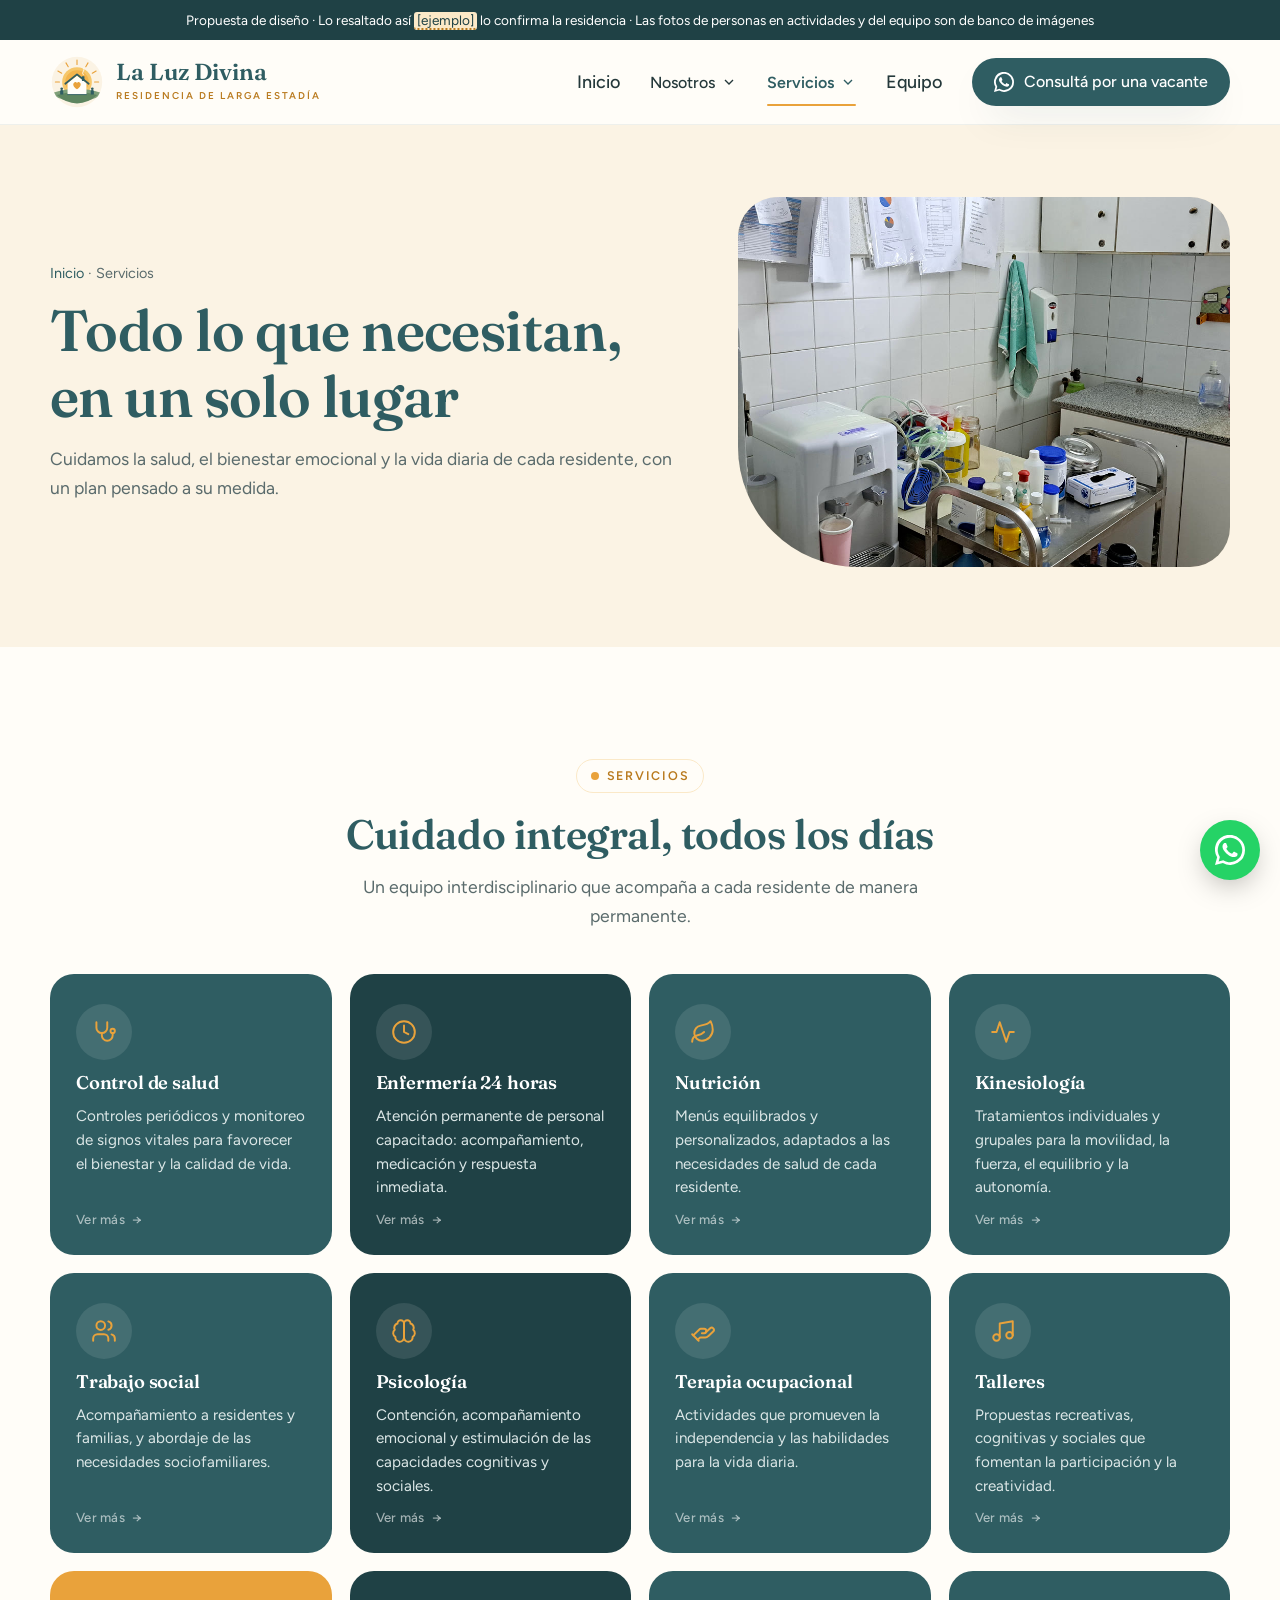
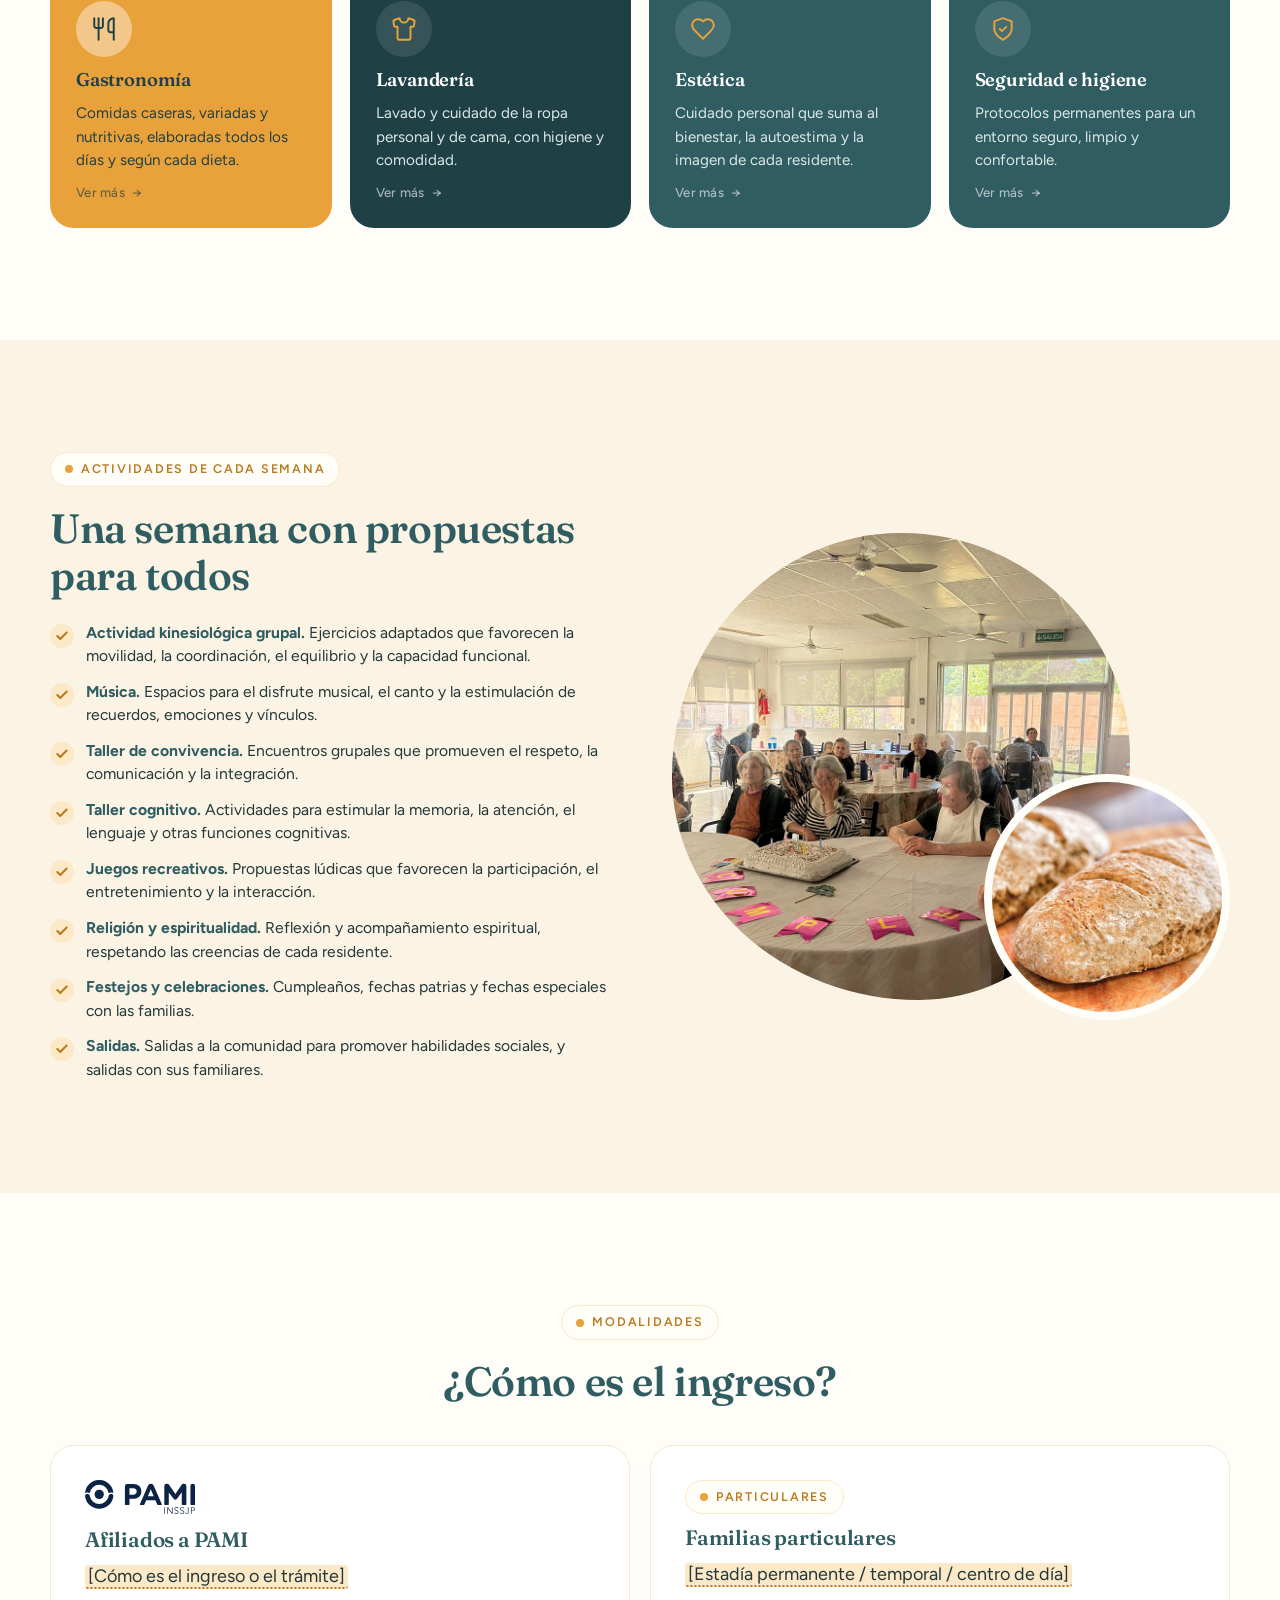
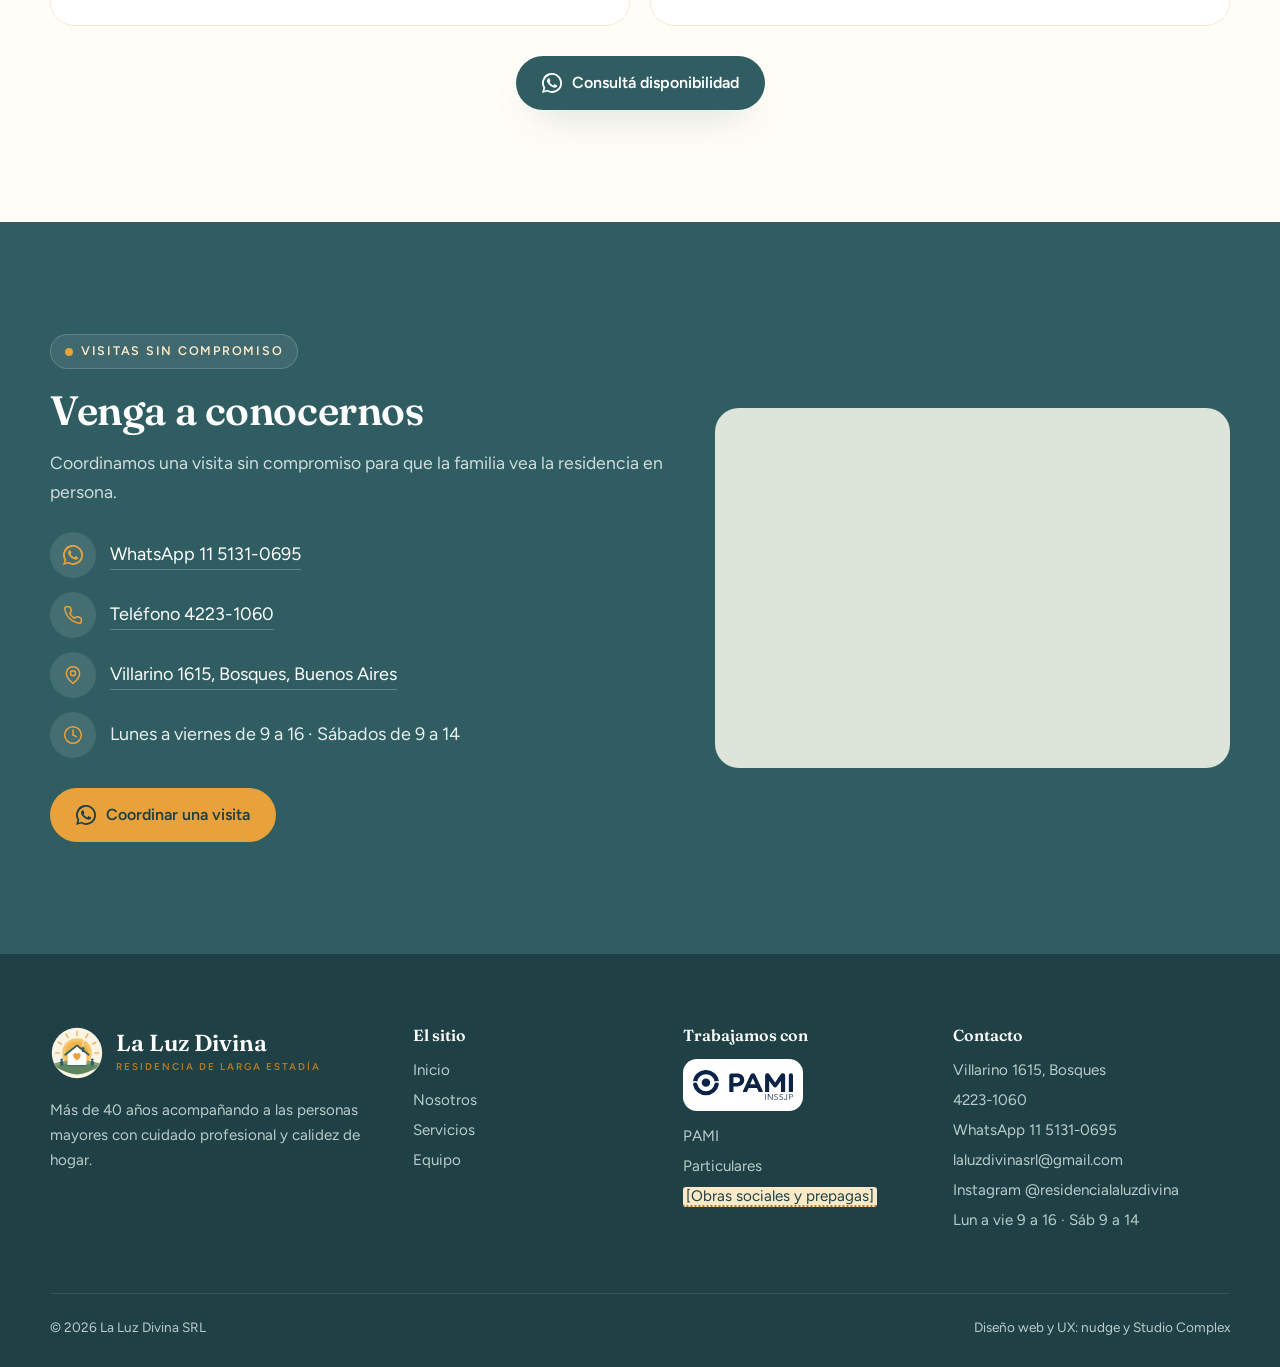
<file: servicios.html>
<!doctype html>
<html lang="es-AR">
<head>
<meta charset="utf-8">
<meta name="viewport" content="width=device-width, initial-scale=1">
<title>Servicios | La Luz Divina</title>
<meta name="description" content="Enfermería 24 horas, control de salud, nutrición, kinesiología, psicología, terapia ocupacional, talleres y gastronomía casera. Residencia de larga estadía con PAMI.">
<meta name="robots" content="noindex">
<link rel="icon" href="img/isotipo.svg" type="image/svg+xml">
<link rel="preconnect" href="https://fonts.googleapis.com">
<link rel="preconnect" href="https://fonts.gstatic.com" crossorigin>
<link href="https://fonts.googleapis.com/css2?family=Figtree:wght@400;500;600;700&family=Fraunces:opsz,wght@9..144,500;9..144,600&display=swap" rel="stylesheet">
<link rel="stylesheet" href="css/estilos.css?v=5ead5db7">
</head>
<body>
<div class="aviso-propuesta">Propuesta de diseño · Lo resaltado así <mark class="dato">[ejemplo]</mark> lo confirma la residencia · Las fotos de personas en actividades y del equipo son de banco de imágenes</div>
<header class="encabezado">
  <div class="contenedor">
    <a class="marca" href="index.html" aria-label="La Luz Divina, inicio">
      <img src="img/isotipo.svg" alt="" width="54" height="54">
      <span><b>La Luz Divina</b><small>RESIDENCIA DE LARGA ESTADÍA</small></span>
    </a>
    <nav class="menu" aria-label="Principal"><a href="index.html">Inicio</a><div class="menu-mega"><button class="mega-boton" type="button" aria-expanded="false" aria-controls="mega-nosotros">Nosotros <svg class="mega-flecha" viewBox="0 0 24 24" fill="none" stroke="currentColor" stroke-width="2" aria-hidden="true"><path d="m6 9 6 6 6-6"/></svg></button><div class="mega-panel" id="mega-nosotros"><div class="contenedor mega-grid">
      <div class="mega-col mega-col--doble"><p class="mega-titulo">La residencia</p><div class="mega-items"><a class="mega-item" href="nosotros.html#quienes"><span class="ico-circ"><svg viewBox="0 0 24 24" fill="none" stroke="currentColor" stroke-width="1.8" stroke-linecap="round" stroke-linejoin="round" aria-hidden="true"><path d="m3 10 9-7 9 7v10a2 2 0 0 1-2 2H5a2 2 0 0 1-2-2z"/><path d="M9 22V12h6v10"/></svg></span><span><b>Quiénes somos</b><small>69 plazas y un equipo interdisciplinario</small></span></a><a class="mega-item" href="nosotros.html#mision"><span class="ico-circ"><svg viewBox="0 0 24 24" fill="none" stroke="currentColor" stroke-width="1.8" stroke-linecap="round" stroke-linejoin="round" aria-hidden="true"><path d="M19 14c1.5-1.5 3-3.2 3-5.5A5.5 5.5 0 0 0 16.5 3c-1.8 0-3 .5-4.5 2-1.5-1.5-2.7-2-4.5-2A5.5 5.5 0 0 0 2 8.5c0 2.3 1.5 4 3 5.5l7 7Z"/></svg></span><span><b>Misión y objetivos</b><small>Un cuidado centrado en la persona</small></span></a><a class="mega-item" href="nosotros.html#instalaciones"><span class="ico-circ"><svg viewBox="0 0 24 24" fill="none" stroke="currentColor" stroke-width="1.8" stroke-linecap="round" stroke-linejoin="round" aria-hidden="true"><path d="M2 4v16M2 8h18a2 2 0 0 1 2 2v10M2 17h20M6 8v9"/></svg></span><span><b>Instalaciones</b><small>Habitaciones, comedor, patio y cocina</small></span></a><a class="mega-item" href="nosotros.html#familias"><span class="ico-circ"><svg viewBox="0 0 24 24" fill="none" stroke="currentColor" stroke-width="1.8" stroke-linecap="round" stroke-linejoin="round" aria-hidden="true"><path d="M16 21v-2a4 4 0 0 0-4-4H6a4 4 0 0 0-4 4v2"/><circle cx="9" cy="7" r="4"/><path d="M22 21v-2a4 4 0 0 0-3-3.87"/><path d="M16 3.13a4 4 0 0 1 0 7.75"/></svg></span><span><b>Las familias</b><small>Lo que nos cuentan quienes nos eligen</small></span></a></div></div>
      <a class="mega-destacado" href="nosotros.html#instalaciones">
        <img src="img/fotos/nadia-festejo.jpg" alt="" loading="lazy">
        <span class="mega-destacado-txt"><b>69 plazas habilitadas</b><small>Prestadores de PAMI · Enfermería las 24 horas</small></span>
      </a>
      <div class="mega-cta"><p class="mega-titulo">¿Querés conocernos?</p><p>Coordinamos una visita sin compromiso para que la familia vea la residencia en persona.</p>
        <a class="btn btn--oro" href="#whatsapp" data-consulta="visita">Coordinar una visita</a></div>
    </div></div></div><div class="menu-mega"><button class="mega-boton" type="button" aria-expanded="false" aria-controls="mega-servicios" data-actual>Servicios <svg class="mega-flecha" viewBox="0 0 24 24" fill="none" stroke="currentColor" stroke-width="2" aria-hidden="true"><path d="m6 9 6 6 6-6"/></svg></button><div class="mega-panel" id="mega-servicios"><div class="contenedor mega-grid mega-grid--servicios">
      <div class="mega-col"><p class="mega-titulo">Salud</p><ul><li><a href="servicios.html#control-de-salud">Control de salud</a></li><li><a href="servicios.html#enfermeria-24-horas">Enfermería 24 horas</a></li><li><a href="servicios.html#nutricion">Nutrición</a></li><li><a href="servicios.html#kinesiologia">Kinesiología</a></li></ul></div><div class="mega-col"><p class="mega-titulo">Acompañamiento</p><ul><li><a href="servicios.html#psicologia">Psicología</a></li><li><a href="servicios.html#trabajo-social">Trabajo social</a></li><li><a href="servicios.html#terapia-ocupacional">Terapia ocupacional</a></li><li><a href="servicios.html#talleres">Talleres</a></li></ul></div><div class="mega-col"><p class="mega-titulo">Vida diaria</p><ul><li><a href="servicios.html#gastronomia">Gastronomía</a></li><li><a href="servicios.html#lavanderia">Lavandería</a></li><li><a href="servicios.html#estetica">Estética</a></li><li><a href="servicios.html#seguridad-e-higiene">Seguridad e higiene</a></li></ul></div>
      <a class="mega-destacado" href="servicios.html#actividades">
        <img src="img/fotos/nadia-cumpleanos.jpg" alt="" loading="lazy">
        <span class="mega-destacado-txt"><b>Actividades de cada semana</b><small>Música, taller cognitivo, festejos, salidas y el pan casero</small></span>
      </a>
      <div class="mega-pie"><a href="servicios.html#ingreso">¿Cómo es el ingreso? PAMI y particulares <svg viewBox="0 0 24 24" fill="none" stroke="currentColor" stroke-width="1.8" stroke-linecap="round" stroke-linejoin="round" aria-hidden="true"><path d="M5 12h14M12 5l7 7-7 7"/></svg></a>
        <a href="#whatsapp" data-consulta="vacante">Consultá disponibilidad <svg viewBox="0 0 24 24" fill="none" stroke="currentColor" stroke-width="1.8" stroke-linecap="round" stroke-linejoin="round" aria-hidden="true"><path d="M5 12h14M12 5l7 7-7 7"/></svg></a></div>
    </div></div></div><a href="equipo.html">Equipo</a>
      <a class="btn btn--principal" href="#whatsapp"><svg viewBox="0 0 24 24" fill="currentColor" aria-hidden="true"><path d="M17.5 14.4c-.3-.1-1.8-.9-2-1-.3-.1-.5-.1-.7.1-.2.3-.8 1-.9 1.2-.2.2-.3.2-.6.1-.3-.1-1.3-.5-2.4-1.5-.9-.8-1.5-1.8-1.7-2.1-.2-.3 0-.5.1-.6l.4-.5c.2-.2.2-.3.3-.5.1-.2 0-.4 0-.5l-.9-2.2c-.2-.6-.5-.5-.7-.5h-.6c-.2 0-.5.1-.8.4-.3.3-1 1-1 2.5s1.1 2.9 1.2 3.1c.1.2 2.1 3.2 5.1 4.5.7.3 1.3.5 1.7.6.7.2 1.4.2 1.9.1.6-.1 1.8-.7 2-1.4.2-.7.2-1.3.2-1.4-.1-.1-.3-.2-.6-.3ZM12 21.8c-1.8 0-3.5-.5-5-1.4l-.4-.2-3.7 1 1-3.6-.2-.4A9.8 9.8 0 1 1 12 21.8Zm8.4-18.2A11.8 11.8 0 0 0 1.7 17.8L0 24l6.3-1.7A11.8 11.8 0 0 0 24 12c0-3.2-1.2-6.1-3.6-8.4Z"/></svg> Consultá por una vacante</a>
    </nav>
    <details class="menu-celu">
      <summary aria-label="Abrir menú"><svg viewBox="0 0 24 24" fill="none" stroke="currentColor" stroke-width="1.8" stroke-linecap="round" stroke-linejoin="round" aria-hidden="true"><path d="M4 6h16M4 12h16M4 18h16"/></svg></summary>
      <nav aria-label="Principal"><a href="index.html">Inicio</a><details class="sub-celu"><summary>Nosotros <svg class="mega-flecha" viewBox="0 0 24 24" fill="none" stroke="currentColor" stroke-width="2" aria-hidden="true"><path d="m6 9 6 6 6-6"/></svg></summary><div><a href="nosotros.html">Ver todo</a><a href="nosotros.html#quienes">Quiénes somos</a><a href="nosotros.html#mision">Misión y objetivos</a><a href="nosotros.html#instalaciones">Instalaciones</a><a href="nosotros.html#familias">Las familias</a></div></details><details class="sub-celu"><summary>Servicios <svg class="mega-flecha" viewBox="0 0 24 24" fill="none" stroke="currentColor" stroke-width="2" aria-hidden="true"><path d="m6 9 6 6 6-6"/></svg></summary><div><a href="servicios.html">Ver todo</a><a href="servicios.html#control-de-salud">Control de salud</a><a href="servicios.html#enfermeria-24-horas">Enfermería 24 horas</a><a href="servicios.html#nutricion">Nutrición</a><a href="servicios.html#kinesiologia">Kinesiología</a><a href="servicios.html#psicologia">Psicología</a><a href="servicios.html#trabajo-social">Trabajo social</a><a href="servicios.html#terapia-ocupacional">Terapia ocupacional</a><a href="servicios.html#talleres">Talleres</a><a href="servicios.html#gastronomia">Gastronomía</a><a href="servicios.html#lavanderia">Lavandería</a><a href="servicios.html#estetica">Estética</a><a href="servicios.html#seguridad-e-higiene">Seguridad e higiene</a><a href="servicios.html#actividades">Actividades de cada semana</a></div></details><a href="equipo.html">Equipo</a><a class="btn btn--principal" href="#whatsapp"><svg viewBox="0 0 24 24" fill="currentColor" aria-hidden="true"><path d="M17.5 14.4c-.3-.1-1.8-.9-2-1-.3-.1-.5-.1-.7.1-.2.3-.8 1-.9 1.2-.2.2-.3.2-.6.1-.3-.1-1.3-.5-2.4-1.5-.9-.8-1.5-1.8-1.7-2.1-.2-.3 0-.5.1-.6l.4-.5c.2-.2.2-.3.3-.5.1-.2 0-.4 0-.5l-.9-2.2c-.2-.6-.5-.5-.7-.5h-.6c-.2 0-.5.1-.8.4-.3.3-1 1-1 2.5s1.1 2.9 1.2 3.1c.1.2 2.1 3.2 5.1 4.5.7.3 1.3.5 1.7.6.7.2 1.4.2 1.9.1.6-.1 1.8-.7 2-1.4.2-.7.2-1.3.2-1.4-.1-.1-.3-.2-.6-.3ZM12 21.8c-1.8 0-3.5-.5-5-1.4l-.4-.2-3.7 1 1-3.6-.2-.4A9.8 9.8 0 1 1 12 21.8Zm8.4-18.2A11.8 11.8 0 0 0 1.7 17.8L0 24l6.3-1.7A11.8 11.8 0 0 0 24 12c0-3.2-1.2-6.1-3.6-8.4Z"/></svg> Consultá por una vacante</a></nav>
    </details>
  </div>
</header>
<main>
<section class="cabecera">
  <div class="contenedor">
    <div>
      <p class="migas"><a href="index.html">Inicio</a> · Servicios</p>
      <h1>Todo lo que necesitan, en un solo lugar</h1>
      <p class="intro">Cuidamos la salud, el bienestar emocional y la vida diaria de cada residente, con un plan pensado a su medida.</p>
    </div>
    <figure class="foto con-img "><img src="img/fotos/real-enfermeria.jpg" alt="Enfermería de la residencia" loading="lazy"></figure>
  </div>
</section>

<section class="seccion">
  <div class="contenedor">
    <div class="centrado"><span class="etiqueta">Servicios</span><h2>Cuidado integral, todos los días</h2>
      <p class="intro">Un equipo interdisciplinario que acompaña a cada residente de manera permanente.</p></div>
    <div class="servicios"><article class="servicio" id="control-de-salud"><span class="ico-circ"><svg viewBox="0 0 24 24" fill="none" stroke="currentColor" stroke-width="1.8" stroke-linecap="round" stroke-linejoin="round" aria-hidden="true"><path d="M5 3v5a5 5 0 0 0 10 0V3"/><path d="M10 13v2a5 5 0 0 0 10 0v-2"/><circle cx="20" cy="11" r="2"/></svg></span><h3>Control de salud</h3><p>Controles periódicos y monitoreo de signos vitales para favorecer el bienestar y la calidad de vida.</p><button class="servicio-mas" type="button" data-servicio="control-de-salud" aria-haspopup="dialog">Ver más <span aria-hidden="true">→</span></button></article><article class="servicio" id="enfermeria-24-horas"><span class="ico-circ"><svg viewBox="0 0 24 24" fill="none" stroke="currentColor" stroke-width="1.8" stroke-linecap="round" stroke-linejoin="round" aria-hidden="true"><circle cx="12" cy="12" r="10"/><path d="M12 6v6l4 2"/></svg></span><h3>Enfermería 24 horas</h3><p>Atención permanente de personal capacitado: acompañamiento, medicación y respuesta inmediata.</p><button class="servicio-mas" type="button" data-servicio="enfermeria-24-horas" aria-haspopup="dialog">Ver más <span aria-hidden="true">→</span></button></article><article class="servicio" id="nutricion"><span class="ico-circ"><svg viewBox="0 0 24 24" fill="none" stroke="currentColor" stroke-width="1.8" stroke-linecap="round" stroke-linejoin="round" aria-hidden="true"><path d="M11 20A7 7 0 0 1 9.8 6.1C15.5 5 17 4.48 19 2c1 2 2 4.18 2 8 0 5.5-4.78 10-10 10Z"/><path d="M2 21c0-3 1.85-5.36 5.08-6C9.5 14.52 12 13 13 12"/></svg></span><h3>Nutrición</h3><p>Menús equilibrados y personalizados, adaptados a las necesidades de salud de cada residente.</p><button class="servicio-mas" type="button" data-servicio="nutricion" aria-haspopup="dialog">Ver más <span aria-hidden="true">→</span></button></article><article class="servicio" id="kinesiologia"><span class="ico-circ"><svg viewBox="0 0 24 24" fill="none" stroke="currentColor" stroke-width="1.8" stroke-linecap="round" stroke-linejoin="round" aria-hidden="true"><path d="M22 12h-4l-3 9L9 3l-3 9H2"/></svg></span><h3>Kinesiología</h3><p>Tratamientos individuales y grupales para la movilidad, la fuerza, el equilibrio y la autonomía.</p><button class="servicio-mas" type="button" data-servicio="kinesiologia" aria-haspopup="dialog">Ver más <span aria-hidden="true">→</span></button></article><article class="servicio" id="trabajo-social"><span class="ico-circ"><svg viewBox="0 0 24 24" fill="none" stroke="currentColor" stroke-width="1.8" stroke-linecap="round" stroke-linejoin="round" aria-hidden="true"><path d="M16 21v-2a4 4 0 0 0-4-4H6a4 4 0 0 0-4 4v2"/><circle cx="9" cy="7" r="4"/><path d="M22 21v-2a4 4 0 0 0-3-3.87"/><path d="M16 3.13a4 4 0 0 1 0 7.75"/></svg></span><h3>Trabajo social</h3><p>Acompañamiento a residentes y familias, y abordaje de las necesidades sociofamiliares.</p><button class="servicio-mas" type="button" data-servicio="trabajo-social" aria-haspopup="dialog">Ver más <span aria-hidden="true">→</span></button></article><article class="servicio" id="psicologia"><span class="ico-circ"><svg viewBox="0 0 24 24" fill="none" stroke="currentColor" stroke-width="1.8" stroke-linecap="round" stroke-linejoin="round" aria-hidden="true"><path d="M12 5a3 3 0 1 0-5.997.125 4 4 0 0 0-2.526 5.77 4 4 0 0 0 .556 6.588A4 4 0 1 0 12 18Z"/><path d="M12 5a3 3 0 1 1 5.997.125 4 4 0 0 1 2.526 5.77 4 4 0 0 1-.556 6.588A4 4 0 1 1 12 18Z"/><path d="M12 5v13"/></svg></span><h3>Psicología</h3><p>Contención, acompañamiento emocional y estimulación de las capacidades cognitivas y sociales.</p><button class="servicio-mas" type="button" data-servicio="psicologia" aria-haspopup="dialog">Ver más <span aria-hidden="true">→</span></button></article><article class="servicio" id="terapia-ocupacional"><span class="ico-circ"><svg viewBox="0 0 24 24" fill="none" stroke="currentColor" stroke-width="1.8" stroke-linecap="round" stroke-linejoin="round" aria-hidden="true"><path d="M11 14h2a2 2 0 1 0 0-4h-3c-.6 0-1.1.2-1.4.6L3 16"/><path d="m7 20 1.6-1.4c.3-.4.8-.6 1.4-.6h4c1.1 0 2.1-.4 2.8-1.2l4.6-4.4a2 2 0 0 0-2.75-2.91l-4.2 3.9"/><path d="m2 15 6 6"/></svg></span><h3>Terapia ocupacional</h3><p>Actividades que promueven la independencia y las habilidades para la vida diaria.</p><button class="servicio-mas" type="button" data-servicio="terapia-ocupacional" aria-haspopup="dialog">Ver más <span aria-hidden="true">→</span></button></article><article class="servicio" id="talleres"><span class="ico-circ"><svg viewBox="0 0 24 24" fill="none" stroke="currentColor" stroke-width="1.8" stroke-linecap="round" stroke-linejoin="round" aria-hidden="true"><path d="M9 18V5l12-2v13"/><circle cx="6" cy="18" r="3"/><circle cx="18" cy="16" r="3"/></svg></span><h3>Talleres</h3><p>Propuestas recreativas, cognitivas y sociales que fomentan la participación y la creatividad.</p><button class="servicio-mas" type="button" data-servicio="talleres" aria-haspopup="dialog">Ver más <span aria-hidden="true">→</span></button></article><article class="servicio servicio--destacado" id="gastronomia"><span class="ico-circ"><svg viewBox="0 0 24 24" fill="none" stroke="currentColor" stroke-width="1.8" stroke-linecap="round" stroke-linejoin="round" aria-hidden="true"><path d="M3 2v7c0 1.1.9 2 2 2h4a2 2 0 0 0 2-2V2"/><path d="M7 2v20"/><path d="M21 15V2a5 5 0 0 0-5 5v6c0 1.1.9 2 2 2h3Zm0 0v7"/></svg></span><h3>Gastronomía</h3><p>Comidas caseras, variadas y nutritivas, elaboradas todos los días y según cada dieta.</p><button class="servicio-mas" type="button" data-servicio="gastronomia" aria-haspopup="dialog">Ver más <span aria-hidden="true">→</span></button></article><article class="servicio" id="lavanderia"><span class="ico-circ"><svg viewBox="0 0 24 24" fill="none" stroke="currentColor" stroke-width="1.8" stroke-linecap="round" stroke-linejoin="round" aria-hidden="true"><path d="M20.38 3.46 16 2a4 4 0 0 1-8 0L3.62 3.46a2 2 0 0 0-1.34 2.23l.58 3.47a1 1 0 0 0 .99.84H6v10c0 1.1.9 2 2 2h8a2 2 0 0 0 2-2V10h2.15a1 1 0 0 0 .99-.84l.58-3.47a2 2 0 0 0-1.34-2.23z"/></svg></span><h3>Lavandería</h3><p>Lavado y cuidado de la ropa personal y de cama, con higiene y comodidad.</p><button class="servicio-mas" type="button" data-servicio="lavanderia" aria-haspopup="dialog">Ver más <span aria-hidden="true">→</span></button></article><article class="servicio" id="estetica"><span class="ico-circ"><svg viewBox="0 0 24 24" fill="none" stroke="currentColor" stroke-width="1.8" stroke-linecap="round" stroke-linejoin="round" aria-hidden="true"><path d="M19 14c1.5-1.5 3-3.2 3-5.5A5.5 5.5 0 0 0 16.5 3c-1.8 0-3 .5-4.5 2-1.5-1.5-2.7-2-4.5-2A5.5 5.5 0 0 0 2 8.5c0 2.3 1.5 4 3 5.5l7 7Z"/></svg></span><h3>Estética</h3><p>Cuidado personal que suma al bienestar, la autoestima y la imagen de cada residente.</p><button class="servicio-mas" type="button" data-servicio="estetica" aria-haspopup="dialog">Ver más <span aria-hidden="true">→</span></button></article><article class="servicio" id="seguridad-e-higiene"><span class="ico-circ"><svg viewBox="0 0 24 24" fill="none" stroke="currentColor" stroke-width="1.8" stroke-linecap="round" stroke-linejoin="round" aria-hidden="true"><path d="M12 22s8-4 8-10V5l-8-3-8 3v7c0 6 8 10 8 10Z"/><path d="m9 12 2 2 4-4"/></svg></span><h3>Seguridad e higiene</h3><p>Protocolos permanentes para un entorno seguro, limpio y confortable.</p><button class="servicio-mas" type="button" data-servicio="seguridad-e-higiene" aria-haspopup="dialog">Ver más <span aria-hidden="true">→</span></button></article></div>
  </div>
</section>

<section class="seccion seccion--crema" id="actividades">
  <div class="contenedor dos-col dos-col--invertida">
    <div class="par-fotos">
      <figure class="foto con-img foto-organica"><img src="img/fotos/nadia-salon-mesa.jpg" alt="Mesa servida en el salón" loading="lazy"></figure>
      <figure class="foto con-img foto--mini"><img src="img/fotos/4268507.jpg" alt="Pan recién horneado" loading="lazy"></figure>
    </div>
    <div>
      <span class="etiqueta">Actividades de cada semana</span>
      <h2>Una semana con propuestas para todos</h2>
      <ul class="tildes tildes--detalle">
        <li><span><strong>Actividad kinesiológica grupal.</strong> Ejercicios adaptados que favorecen la movilidad, la coordinación, el equilibrio y la capacidad funcional.</span></li><li><span><strong>Música.</strong> Espacios para el disfrute musical, el canto y la estimulación de recuerdos, emociones y vínculos.</span></li><li><span><strong>Taller de convivencia.</strong> Encuentros grupales que promueven el respeto, la comunicación y la integración.</span></li><li><span><strong>Taller cognitivo.</strong> Actividades para estimular la memoria, la atención, el lenguaje y otras funciones cognitivas.</span></li><li><span><strong>Juegos recreativos.</strong> Propuestas lúdicas que favorecen la participación, el entretenimiento y la interacción.</span></li><li><span><strong>Religión y espiritualidad.</strong> Reflexión y acompañamiento espiritual, respetando las creencias de cada residente.</span></li><li><span><strong>Festejos y celebraciones.</strong> Cumpleaños, fechas patrias y fechas especiales con las familias.</span></li><li><span><strong>Salidas.</strong> Salidas a la comunidad para promover habilidades sociales, y salidas con sus familiares.</span></li>
      </ul>
    </div>
  </div>
</section>

<section class="seccion" id="ingreso">
  <div class="contenedor">
    <div class="centrado"><span class="etiqueta">Modalidades</span><h2>¿Cómo es el ingreso?</h2></div>
    <div class="modalidades">
      <article class="modalidad"><img class="logo-pami" src="img/pami.svg" alt="PAMI" width="110" height="34" style="margin-bottom:14px"><h3>Afiliados a PAMI</h3><p style="margin-top:10px"><mark class="dato">[Cómo es el ingreso o el trámite]</mark></p></article>
      <article class="modalidad"><span class="etiqueta">Particulares</span><h3>Familias particulares</h3><p style="margin-top:10px"><mark class="dato">[Estadía permanente / temporal / centro de día]</mark></p></article>
    </div>
    <div class="botones" style="justify-content:center"><a class="btn btn--principal" href="#whatsapp"><svg viewBox="0 0 24 24" fill="currentColor" aria-hidden="true"><path d="M17.5 14.4c-.3-.1-1.8-.9-2-1-.3-.1-.5-.1-.7.1-.2.3-.8 1-.9 1.2-.2.2-.3.2-.6.1-.3-.1-1.3-.5-2.4-1.5-.9-.8-1.5-1.8-1.7-2.1-.2-.3 0-.5.1-.6l.4-.5c.2-.2.2-.3.3-.5.1-.2 0-.4 0-.5l-.9-2.2c-.2-.6-.5-.5-.7-.5h-.6c-.2 0-.5.1-.8.4-.3.3-1 1-1 2.5s1.1 2.9 1.2 3.1c.1.2 2.1 3.2 5.1 4.5.7.3 1.3.5 1.7.6.7.2 1.4.2 1.9.1.6-.1 1.8-.7 2-1.4.2-.7.2-1.3.2-1.4-.1-.1-.3-.2-.6-.3ZM12 21.8c-1.8 0-3.5-.5-5-1.4l-.4-.2-3.7 1 1-3.6-.2-.4A9.8 9.8 0 1 1 12 21.8Zm8.4-18.2A11.8 11.8 0 0 0 1.7 17.8L0 24l6.3-1.7A11.8 11.8 0 0 0 24 12c0-3.2-1.2-6.1-3.6-8.4Z"/></svg> Consultá disponibilidad</a></div>
  </div>
</section>

<section class="seccion seccion--teal" id="contacto">
  <div class="contenedor cierre">
    <div>
      <span class="etiqueta">Visitas sin compromiso</span>
      <h2>Venga a conocernos</h2>
      <p class="intro" style="color:#CFDCDC">Coordinamos una visita sin compromiso para que la familia vea la residencia en persona.</p>
      <ul class="contacto-lista">
        <li><span class="ico-circ"><svg viewBox="0 0 24 24" fill="currentColor" aria-hidden="true"><path d="M17.5 14.4c-.3-.1-1.8-.9-2-1-.3-.1-.5-.1-.7.1-.2.3-.8 1-.9 1.2-.2.2-.3.2-.6.1-.3-.1-1.3-.5-2.4-1.5-.9-.8-1.5-1.8-1.7-2.1-.2-.3 0-.5.1-.6l.4-.5c.2-.2.2-.3.3-.5.1-.2 0-.4 0-.5l-.9-2.2c-.2-.6-.5-.5-.7-.5h-.6c-.2 0-.5.1-.8.4-.3.3-1 1-1 2.5s1.1 2.9 1.2 3.1c.1.2 2.1 3.2 5.1 4.5.7.3 1.3.5 1.7.6.7.2 1.4.2 1.9.1.6-.1 1.8-.7 2-1.4.2-.7.2-1.3.2-1.4-.1-.1-.3-.2-.6-.3ZM12 21.8c-1.8 0-3.5-.5-5-1.4l-.4-.2-3.7 1 1-3.6-.2-.4A9.8 9.8 0 1 1 12 21.8Zm8.4-18.2A11.8 11.8 0 0 0 1.7 17.8L0 24l6.3-1.7A11.8 11.8 0 0 0 24 12c0-3.2-1.2-6.1-3.6-8.4Z"/></svg></span><a href="https://wa.me/5491151310695" target="_blank" rel="noopener">WhatsApp 11 5131-0695</a></li>
        <li><span class="ico-circ"><svg viewBox="0 0 24 24" fill="none" stroke="currentColor" stroke-width="1.8" stroke-linecap="round" stroke-linejoin="round" aria-hidden="true"><path d="M22 16.92v3a2 2 0 0 1-2.18 2 19.8 19.8 0 0 1-8.63-3.07 19.5 19.5 0 0 1-6-6 19.8 19.8 0 0 1-3.07-8.67A2 2 0 0 1 4.11 2h3a2 2 0 0 1 2 1.72c.13.96.36 1.9.7 2.81a2 2 0 0 1-.45 2.11L8.09 9.91a16 16 0 0 0 6 6l1.27-1.27a2 2 0 0 1 2.11-.45c.91.34 1.85.57 2.81.7A2 2 0 0 1 22 16.92Z"/></svg></span><a href="tel:+541142231060">Teléfono 4223-1060</a></li>
        <li><span class="ico-circ"><svg viewBox="0 0 24 24" fill="none" stroke="currentColor" stroke-width="1.8" stroke-linecap="round" stroke-linejoin="round" aria-hidden="true"><path d="M20 10c0 6-8 12-8 12s-8-6-8-12a8 8 0 0 1 16 0Z"/><circle cx="12" cy="10" r="3"/></svg></span><a href="https://www.google.com/maps/search/?api=1&query=Villarino+1615,+Bosques,+Buenos+Aires" target="_blank" rel="noopener">Villarino 1615, Bosques, Buenos Aires</a></li>
        <li><span class="ico-circ"><svg viewBox="0 0 24 24" fill="none" stroke="currentColor" stroke-width="1.8" stroke-linecap="round" stroke-linejoin="round" aria-hidden="true"><circle cx="12" cy="12" r="10"/><path d="M12 6v6l4 2"/></svg></span><span>Lunes a viernes de 9 a 16 · Sábados de 9 a 14</span></li>
      </ul>
      <div class="botones"><a class="btn btn--oro" href="#whatsapp"><svg viewBox="0 0 24 24" fill="currentColor" aria-hidden="true"><path d="M17.5 14.4c-.3-.1-1.8-.9-2-1-.3-.1-.5-.1-.7.1-.2.3-.8 1-.9 1.2-.2.2-.3.2-.6.1-.3-.1-1.3-.5-2.4-1.5-.9-.8-1.5-1.8-1.7-2.1-.2-.3 0-.5.1-.6l.4-.5c.2-.2.2-.3.3-.5.1-.2 0-.4 0-.5l-.9-2.2c-.2-.6-.5-.5-.7-.5h-.6c-.2 0-.5.1-.8.4-.3.3-1 1-1 2.5s1.1 2.9 1.2 3.1c.1.2 2.1 3.2 5.1 4.5.7.3 1.3.5 1.7.6.7.2 1.4.2 1.9.1.6-.1 1.8-.7 2-1.4.2-.7.2-1.3.2-1.4-.1-.1-.3-.2-.6-.3ZM12 21.8c-1.8 0-3.5-.5-5-1.4l-.4-.2-3.7 1 1-3.6-.2-.4A9.8 9.8 0 1 1 12 21.8Zm8.4-18.2A11.8 11.8 0 0 0 1.7 17.8L0 24l6.3-1.7A11.8 11.8 0 0 0 24 12c0-3.2-1.2-6.1-3.6-8.4Z"/></svg> Coordinar una visita</a></div>
    </div>
    <div class="mapa"><iframe title="Mapa: Villarino 1615, Bosques" src="https://www.google.com/maps?q=Villarino+1615,+Bosques,+Buenos+Aires&amp;hl=es&amp;output=embed" loading="lazy" referrerpolicy="no-referrer-when-downgrade" allowfullscreen></iframe></div>
  </div>
</section>
<dialog id="servicio-modal" class="servicio-modal" aria-labelledby="sm-titulo">
  <button class="consulta-cerrar" type="button" data-cerrar aria-label="Cerrar">&times;</button>
  <figure class="sm-foto"><img id="sm-foto" alt=""><span class="sm-icono ico-circ" id="sm-icono"></span></figure>
  <div class="sm-cuerpo">
    <span class="etiqueta" id="sm-grupo"></span>
    <h2 id="sm-titulo"></h2>
    <p class="sm-bajada" id="sm-bajada"></p>
    <p class="sm-info" id="sm-info"></p>
    <div class="sm-acciones">
      <a class="btn btn--principal" href="#contacto" id="sm-contacto">Quiero más información <svg viewBox="0 0 24 24" fill="none" stroke="currentColor" stroke-width="1.8" stroke-linecap="round" stroke-linejoin="round" aria-hidden="true"><path d="M5 12h14M12 5l7 7-7 7"/></svg></a>
      <div class="sm-nav"><button type="button" class="sm-flecha" data-paso="-1" aria-label="Servicio anterior">&#8592;</button><span id="sm-pos"></span><button type="button" class="sm-flecha" data-paso="1" aria-label="Servicio siguiente">&#8594;</button></div>
    </div>
  </div>
</dialog>
<script type="application/json" id="servicios-datos">[{"id": "control-de-salud", "titulo": "Control de salud", "grupo": "Salud", "bajada": "Cada residente, controlado y acompañado todos los días.", "info": "Seguimiento integral del estado de salud de los residentes, con controles periódicos y monitoreo de signos vitales para favorecer su bienestar y calidad de vida.", "foto": "img/fotos/7345476.jpg", "icono": "<svg viewBox=\"0 0 24 24\" fill=\"none\" stroke=\"currentColor\" stroke-width=\"1.8\" stroke-linecap=\"round\" stroke-linejoin=\"round\" aria-hidden=\"true\"><path d=\"M5 3v5a5 5 0 0 0 10 0V3\"/><path d=\"M10 13v2a5 5 0 0 0 10 0v-2\"/><circle cx=\"20\" cy=\"11\" r=\"2\"/></svg>"}, {"id": "enfermeria-24-horas", "titulo": "Enfermería 24 horas", "grupo": "Salud", "bajada": "Personal capacitado presente día y noche.", "info": "Atención permanente brindada por personal capacitado, garantizando acompañamiento, administración de medicación y respuesta inmediata ante cualquier necesidad.", "foto": "img/fotos/real-enfermeria.jpg", "icono": "<svg viewBox=\"0 0 24 24\" fill=\"none\" stroke=\"currentColor\" stroke-width=\"1.8\" stroke-linecap=\"round\" stroke-linejoin=\"round\" aria-hidden=\"true\"><circle cx=\"12\" cy=\"12\" r=\"10\"/><path d=\"M12 6v6l4 2\"/></svg>"}, {"id": "nutricion", "titulo": "Nutrición", "grupo": "Salud", "bajada": "Cada plato, pensado para la salud de cada residente.", "info": "Planificación de menús equilibrados y personalizados, adaptados a las necesidades nutricionales y condiciones de salud de cada residente.", "foto": "img/fotos/7186246.jpg", "icono": "<svg viewBox=\"0 0 24 24\" fill=\"none\" stroke=\"currentColor\" stroke-width=\"1.8\" stroke-linecap=\"round\" stroke-linejoin=\"round\" aria-hidden=\"true\"><path d=\"M11 20A7 7 0 0 1 9.8 6.1C15.5 5 17 4.48 19 2c1 2 2 4.18 2 8 0 5.5-4.78 10-10 10Z\"/><path d=\"M2 21c0-3 1.85-5.36 5.08-6C9.5 14.52 12 13 13 12\"/></svg>"}, {"id": "kinesiologia", "titulo": "Kinesiología", "grupo": "Salud", "bajada": "Moverse mejor para vivir con más autonomía.", "info": "Tratamientos individuales y actividades grupales orientadas a mantener la movilidad, la fuerza, el equilibrio y la autonomía funcional.", "foto": "img/fotos/6922186.jpg", "icono": "<svg viewBox=\"0 0 24 24\" fill=\"none\" stroke=\"currentColor\" stroke-width=\"1.8\" stroke-linecap=\"round\" stroke-linejoin=\"round\" aria-hidden=\"true\"><path d=\"M22 12h-4l-3 9L9 3l-3 9H2\"/></svg>"}, {"id": "trabajo-social", "titulo": "Trabajo social", "grupo": "Acompañamiento", "bajada": "Un puente entre el residente, su familia y la comunidad.", "info": "Acompañamiento a residentes y familias, favoreciendo la integración social y el abordaje de las distintas necesidades sociofamiliares.", "foto": "img/fotos/6919285.jpg", "icono": "<svg viewBox=\"0 0 24 24\" fill=\"none\" stroke=\"currentColor\" stroke-width=\"1.8\" stroke-linecap=\"round\" stroke-linejoin=\"round\" aria-hidden=\"true\"><path d=\"M16 21v-2a4 4 0 0 0-4-4H6a4 4 0 0 0-4 4v2\"/><circle cx=\"9\" cy=\"7\" r=\"4\"/><path d=\"M22 21v-2a4 4 0 0 0-3-3.87\"/><path d=\"M16 3.13a4 4 0 0 1 0 7.75\"/></svg>"}, {"id": "psicologia", "titulo": "Psicología", "grupo": "Acompañamiento", "bajada": "Contención y bienestar emocional para residentes y familias.", "info": "Espacios de contención, acompañamiento emocional y estimulación de las capacidades cognitivas y sociales de los residentes.", "foto": "img/fotos/29373893.jpg", "icono": "<svg viewBox=\"0 0 24 24\" fill=\"none\" stroke=\"currentColor\" stroke-width=\"1.8\" stroke-linecap=\"round\" stroke-linejoin=\"round\" aria-hidden=\"true\"><path d=\"M12 5a3 3 0 1 0-5.997.125 4 4 0 0 0-2.526 5.77 4 4 0 0 0 .556 6.588A4 4 0 1 0 12 18Z\"/><path d=\"M12 5a3 3 0 1 1 5.997.125 4 4 0 0 1 2.526 5.77 4 4 0 0 1-.556 6.588A4 4 0 1 1 12 18Z\"/><path d=\"M12 5v13\"/></svg>"}, {"id": "terapia-ocupacional", "titulo": "Terapia ocupacional", "grupo": "Acompañamiento", "bajada": "Mantener la independencia en la vida diaria.", "info": "Actividades terapéuticas destinadas a promover la independencia, la participación activa y el mantenimiento de habilidades para la vida diaria.", "foto": "img/fotos/18429308.jpg", "icono": "<svg viewBox=\"0 0 24 24\" fill=\"none\" stroke=\"currentColor\" stroke-width=\"1.8\" stroke-linecap=\"round\" stroke-linejoin=\"round\" aria-hidden=\"true\"><path d=\"M11 14h2a2 2 0 1 0 0-4h-3c-.6 0-1.1.2-1.4.6L3 16\"/><path d=\"m7 20 1.6-1.4c.3-.4.8-.6 1.4-.6h4c1.1 0 2.1-.4 2.8-1.2l4.6-4.4a2 2 0 0 0-2.75-2.91l-4.2 3.9\"/><path d=\"m2 15 6 6\"/></svg>"}, {"id": "talleres", "titulo": "Talleres", "grupo": "Acompañamiento", "bajada": "Creatividad, juego y encuentro con otros.", "info": "Propuestas recreativas, cognitivas y sociales que fomentan la participación, la creatividad y el vínculo con otros residentes.", "foto": "img/fotos/6874657.jpg", "icono": "<svg viewBox=\"0 0 24 24\" fill=\"none\" stroke=\"currentColor\" stroke-width=\"1.8\" stroke-linecap=\"round\" stroke-linejoin=\"round\" aria-hidden=\"true\"><path d=\"M9 18V5l12-2v13\"/><circle cx=\"6\" cy=\"18\" r=\"3\"/><circle cx=\"18\" cy=\"16\" r=\"3\"/></svg>"}, {"id": "gastronomia", "titulo": "Gastronomía", "grupo": "Vida diaria", "bajada": "Comida casera, variada y nutritiva, todos los días.", "info": "Elaboración diaria de comidas caseras, variadas y nutritivas, priorizando la calidad, el sabor y las indicaciones dietéticas específicas.", "foto": "img/fotos/cocina-mejorada.jpg", "icono": "<svg viewBox=\"0 0 24 24\" fill=\"none\" stroke=\"currentColor\" stroke-width=\"1.8\" stroke-linecap=\"round\" stroke-linejoin=\"round\" aria-hidden=\"true\"><path d=\"M3 2v7c0 1.1.9 2 2 2h4a2 2 0 0 0 2-2V2\"/><path d=\"M7 2v20\"/><path d=\"M21 15V2a5 5 0 0 0-5 5v6c0 1.1.9 2 2 2h3Zm0 0v7\"/></svg>"}, {"id": "lavanderia", "titulo": "Lavandería", "grupo": "Vida diaria", "bajada": "Ropa limpia y cuidada, sin que la familia tenga que ocuparse.", "info": "Servicio integral de lavado y cuidado de ropa personal y de cama, garantizando higiene y comodidad.", "foto": "img/fotos/6466228.jpg", "icono": "<svg viewBox=\"0 0 24 24\" fill=\"none\" stroke=\"currentColor\" stroke-width=\"1.8\" stroke-linecap=\"round\" stroke-linejoin=\"round\" aria-hidden=\"true\"><path d=\"M20.38 3.46 16 2a4 4 0 0 1-8 0L3.62 3.46a2 2 0 0 0-1.34 2.23l.58 3.47a1 1 0 0 0 .99.84H6v10c0 1.1.9 2 2 2h8a2 2 0 0 0 2-2V10h2.15a1 1 0 0 0 .99-.84l.58-3.47a2 2 0 0 0-1.34-2.23z\"/></svg>"}, {"id": "estetica", "titulo": "Estética", "grupo": "Vida diaria", "bajada": "Sentirse bien también es verse bien.", "info": "Servicios de cuidado personal que contribuyen al bienestar, la autoestima y la imagen personal de los residentes.", "foto": "img/fotos/8834091.jpg", "icono": "<svg viewBox=\"0 0 24 24\" fill=\"none\" stroke=\"currentColor\" stroke-width=\"1.8\" stroke-linecap=\"round\" stroke-linejoin=\"round\" aria-hidden=\"true\"><path d=\"M19 14c1.5-1.5 3-3.2 3-5.5A5.5 5.5 0 0 0 16.5 3c-1.8 0-3 .5-4.5 2-1.5-1.5-2.7-2-4.5-2A5.5 5.5 0 0 0 2 8.5c0 2.3 1.5 4 3 5.5l7 7Z\"/></svg>"}, {"id": "seguridad-e-higiene", "titulo": "Seguridad e higiene", "grupo": "Vida diaria", "bajada": "Un entorno limpio, seguro y confortable.", "info": "Implementación de protocolos y medidas permanentes para brindar un entorno seguro, limpio y confortable.", "foto": "img/fotos/nadia-pasillo.jpg", "icono": "<svg viewBox=\"0 0 24 24\" fill=\"none\" stroke=\"currentColor\" stroke-width=\"1.8\" stroke-linecap=\"round\" stroke-linejoin=\"round\" aria-hidden=\"true\"><path d=\"M12 22s8-4 8-10V5l-8-3-8 3v7c0 6 8 10 8 10Z\"/><path d=\"m9 12 2 2 4-4\"/></svg>"}]</script>
<script src="js/servicios.js?v=5ead5db7" defer></script>
</main>
<footer class="pie">
  <div class="contenedor">
    <div>
      <a class="marca" href="index.html"><img src="img/isotipo.svg" alt="" width="54" height="54"><span><b>La Luz Divina</b><small>RESIDENCIA DE LARGA ESTADÍA</small></span></a>
      <p style="margin-top:18px">Más de 40 años acompañando a las personas mayores con cuidado profesional y calidez de hogar.</p>
    </div>
    <div><h4>El sitio</h4><ul><li><a href="index.html">Inicio</a></li><li><a href="nosotros.html">Nosotros</a></li><li><a href="servicios.html">Servicios</a></li><li><a href="equipo.html">Equipo</a></li></ul></div>
    <div><h4>Trabajamos con</h4><span class="sello-pami sello-pami--pie"><img class="logo-pami" src="img/pami.svg" alt="PAMI" width="92" height="28"></span><ul style="margin-top:14px"><li>PAMI</li><li>Particulares</li><li><mark class="dato">[Obras sociales y prepagas]</mark></li></ul></div>
    <div><h4>Contacto</h4><ul>
      <li><a href="https://www.google.com/maps/search/?api=1&query=Villarino+1615,+Bosques,+Buenos+Aires" target="_blank" rel="noopener">Villarino 1615, Bosques</a></li><li><a href="tel:+541142231060">4223-1060</a></li><li><a href="https://wa.me/5491151310695" target="_blank" rel="noopener">WhatsApp 11 5131-0695</a></li><li><a href="mailto:laluzdivinasrl@gmail.com">laluzdivinasrl@gmail.com</a></li><li><a href="https://www.instagram.com/residencialaluzdivina/" target="_blank" rel="noopener">Instagram @residencialaluzdivina</a></li><li>Lun a vie 9 a 16 · Sáb 9 a 14</li></ul></div>
    <div class="legal"><span>© 2026 La Luz Divina SRL</span><span>Diseño web y UX: <a href="https://nudge.com.ar" target="_blank" rel="noopener">nudge</a> y <a href="https://studiocomplex.com.ar" target="_blank" rel="noopener">Studio Complex</a></span></div>
  </div>
</footer>
<a class="wa-flotante" href="#whatsapp" aria-label="Escribinos por WhatsApp"><svg viewBox="0 0 24 24" fill="currentColor" aria-hidden="true"><path d="M17.5 14.4c-.3-.1-1.8-.9-2-1-.3-.1-.5-.1-.7.1-.2.3-.8 1-.9 1.2-.2.2-.3.2-.6.1-.3-.1-1.3-.5-2.4-1.5-.9-.8-1.5-1.8-1.7-2.1-.2-.3 0-.5.1-.6l.4-.5c.2-.2.2-.3.3-.5.1-.2 0-.4 0-.5l-.9-2.2c-.2-.6-.5-.5-.7-.5h-.6c-.2 0-.5.1-.8.4-.3.3-1 1-1 2.5s1.1 2.9 1.2 3.1c.1.2 2.1 3.2 5.1 4.5.7.3 1.3.5 1.7.6.7.2 1.4.2 1.9.1.6-.1 1.8-.7 2-1.4.2-.7.2-1.3.2-1.4-.1-.1-.3-.2-.6-.3ZM12 21.8c-1.8 0-3.5-.5-5-1.4l-.4-.2-3.7 1 1-3.6-.2-.4A9.8 9.8 0 1 1 12 21.8Zm8.4-18.2A11.8 11.8 0 0 0 1.7 17.8L0 24l6.3-1.7A11.8 11.8 0 0 0 24 12c0-3.2-1.2-6.1-3.6-8.4Z"/></svg></a>
<dialog id="consulta" class="consulta" aria-labelledby="consulta-titulo">
  <button class="consulta-cerrar" type="button" data-cerrar aria-label="Cerrar">&times;</button>
  <div class="consulta-form">
    <span class="etiqueta">La Luz Divina</span>
    <h2 id="consulta-titulo">Escribinos</h2>
    <p id="consulta-bajada" class="consulta-bajada"></p>
    <form novalidate>
      <label>Motivo
        <select name="motivo">
          <option value="vacante">Consultar por una vacante</option>
          <option value="visita">Coordinar una visita</option>
          <option value="institucional">Información institucional (PAMI, obra social, prepaga)</option>
          <option value="general">Otra consulta</option>
        </select>
      </label>
      <label>Consultás como
        <select name="quien">
          <option value="familiar">Familiar o futuro residente</option>
          <option value="institucion">PAMI, obra social o prepaga</option>
          <option value="otro">Otro</option>
        </select>
      </label>
      <label class="campo-institucion" hidden>Institución y cargo
        <input name="institucion" autocomplete="organization" placeholder="Ej.: PAMI UGL VI · Auditoría">
      </label>
      <div class="consulta-fila">
        <label>Nombre y apellido
          <input name="nombre" required autocomplete="name">
        </label>
        <label>Teléfono o WhatsApp
          <input name="telefono" type="tel" required autocomplete="tel" placeholder="11 2345-6789">
        </label>
      </div>
      <label><span>Email <small>(opcional)</small></span>
        <input name="email" type="email" autocomplete="email">
      </label>
      <label><span>Mensaje <small>(opcional)</small></span>
        <textarea name="mensaje" rows="3" placeholder="Contanos lo que necesites"></textarea>
      </label>
      <button class="btn btn--principal consulta-enviar" type="submit">Enviar consulta <svg viewBox="0 0 24 24" fill="none" stroke="currentColor" stroke-width="1.8" stroke-linecap="round" stroke-linejoin="round" aria-hidden="true"><path d="M5 12h14M12 5l7 7-7 7"/></svg></button>
      <p class="consulta-nota">Te respondemos por WhatsApp o por teléfono, en horario de atención.</p>
    </form>
  </div>
  <div class="consulta-gracias">
    <span class="ico-circ"><svg viewBox="0 0 24 24" fill="none" stroke="currentColor" stroke-width="1.8" stroke-linecap="round" stroke-linejoin="round" aria-hidden="true"><path d="M19 14c1.5-1.5 3-3.2 3-5.5A5.5 5.5 0 0 0 16.5 3c-1.8 0-3 .5-4.5 2-1.5-1.5-2.7-2-4.5-2A5.5 5.5 0 0 0 2 8.5c0 2.3 1.5 4 3 5.5l7 7Z"/></svg></span>
    <h2>¡Gracias, <span id="consulta-gracias-nombre"></span>!</h2>
    <p>Recibimos tu consulta. Te vamos a contactar a la brevedad.</p>
    <button class="btn btn--borde" type="button" data-cerrar>Volver al sitio</button>
  </div>
</dialog>
<script src="js/consulta.js?v=5ead5db7" defer></script>
<script src="js/menu.js?v=5ead5db7" defer></script>
</body>
</html>
</file>
<file: css/estilos.css>
/* La Luz Divina · residencia de larga estadía
   Paleta y tipografías del logo (Studio Complex, 23/11/2026) */
:root{
  --teal:#2F5D62; --teal-900:#1F4145; --teal-50:#E8EFEF;
  --oro:#E9A23B; --oro-700:#B97A1E; --oro-100:#FBE9C8;
  --crema:#FBF3E4; --crema-2:#F6EAD3; --blanco:#FFFDF8;
  --verde:#7FA07A; --verde-700:#5E8560;
  --texto:#24383A; --texto-suave:#5A6B6C;
  --radio:24px; --radio-lg:40px;
  --sombra:0 18px 40px -20px rgba(31,65,69,.35);
  --serif:"Fraunces",Georgia,serif; --sans:"Figtree",system-ui,sans-serif;
  --ancho:1180px;
}
*{box-sizing:border-box;margin:0}
html{scroll-behavior:smooth}
body{font-family:var(--sans);font-size:18px;line-height:1.65;color:var(--texto);background:var(--blanco);-webkit-font-smoothing:antialiased}
img,svg{display:block;max-width:100%}
a{color:inherit}
h1,h2,h3{font-family:var(--serif);font-weight:600;color:var(--teal);line-height:1.15;letter-spacing:-.01em}
h1{font-size:clamp(2.2rem,4.6vw,3.6rem)}
h2{font-size:clamp(1.8rem,3.2vw,2.6rem)}
h3{font-size:1.3rem}
p+p{margin-top:.9em}
.contenedor{width:min(var(--ancho),100% - 40px);margin-inline:auto}
.seccion{padding:clamp(64px,9vw,112px) 0}
.seccion--crema{background:var(--crema)}
.seccion--teal{background:var(--teal);color:#E6EEEE}
.seccion--teal h2,.seccion--teal h3{color:#fff}
.centrado{text-align:center}
.intro{max-width:640px;color:var(--texto-suave);font-size:1.1rem;margin-top:14px}
.centrado .intro{margin-inline:auto}

/* Etiqueta tipo píldora (como la referencia) */
.etiqueta{display:inline-flex;align-items:center;gap:8px;font-size:.78rem;font-weight:600;letter-spacing:.14em;text-transform:uppercase;color:var(--oro-700);background:var(--blanco);border:1px solid var(--oro-100);padding:6px 14px;border-radius:999px;margin-bottom:18px}
.etiqueta::before{content:"";width:8px;height:8px;border-radius:50%;background:var(--oro)}
.seccion--teal .etiqueta{background:rgba(255,255,255,.08);border-color:rgba(255,255,255,.18);color:var(--oro-100)}

/* Botones */
.btn{display:inline-flex;align-items:center;gap:10px;font:600 1rem/1 var(--sans);text-decoration:none;padding:15px 24px;border-radius:999px;border:2px solid transparent;transition:transform .15s,background .15s,box-shadow .15s;cursor:pointer}
.btn:hover{transform:translateY(-1px)}
.btn:focus-visible{outline:3px solid var(--oro);outline-offset:3px}
.btn--principal{background:var(--teal);color:#fff;box-shadow:var(--sombra)}
.btn--principal:hover{background:var(--teal-900)}
.btn--oro{background:var(--oro);color:var(--teal-900)}
.btn--oro:hover{background:#F0B254}
.btn--borde{border-color:var(--teal);color:var(--teal);background:transparent}
.btn--borde-claro{border-color:rgba(255,255,255,.5);color:#fff}
.btn svg{width:20px;height:20px}
.botones{display:flex;flex-wrap:wrap;gap:12px;margin-top:30px}

/* Aviso de datos a confirmar (solo en la propuesta) */
.dato{background:var(--oro-100);color:inherit;border-bottom:2px dotted var(--oro-700);padding:0 3px;border-radius:3px}
.aviso-propuesta{background:var(--teal-900);color:#fff;font-size:.85rem;text-align:center;padding:9px 16px}
.aviso-propuesta .dato{color:var(--teal-900)}

/* Encabezado */
.encabezado{position:sticky;top:0;z-index:20;background:rgba(255,253,248,.92);backdrop-filter:blur(10px);border-bottom:1px solid rgba(47,93,98,.08)}
.encabezado .contenedor{display:flex;align-items:center;justify-content:space-between;gap:20px;height:84px}
.marca{display:flex;align-items:center;gap:12px;text-decoration:none}
.marca img{width:54px;height:54px}
.marca b{display:block;font:600 1.45rem/1 var(--serif);color:var(--teal)}
.marca small{display:block;font-size:.62rem;font-weight:600;letter-spacing:.2em;color:var(--oro-700);margin-top:5px}
.menu{display:flex;align-items:center;gap:30px}
.menu a{text-decoration:none;font-weight:500;color:var(--texto);position:relative}
.menu a[aria-current]{color:var(--teal);font-weight:600}
.menu a[aria-current]::after{content:"";position:absolute;left:0;right:0;bottom:-6px;height:2px;background:var(--oro);border-radius:2px}
.menu .btn{padding:12px 20px;color:#fff}
.menu-celu{display:none}

/* Hero */
.hero{background:linear-gradient(180deg,var(--crema) 0%,var(--blanco) 100%);overflow:hidden;position:relative}
.hero .contenedor{display:grid;grid-template-columns:1.05fr 1fr;gap:56px;align-items:center;padding:72px 0 96px}
.hero p.bajada{font-size:1.18rem;color:var(--texto-suave);max-width:540px;margin-top:22px}
.hero-fotos{position:relative;min-height:520px}
.hero-fotos .foto--principal{position:absolute;inset:0 60px 40px 0;border-radius:48% 52% 46% 54% / 55% 50% 50% 45%}
.hero-fotos .foto--chica{position:absolute;right:0;bottom:0;width:46%;aspect-ratio:1;border-radius:50%;border:8px solid var(--blanco)}
.tarjeta-flotante{position:absolute;background:#fff;border-radius:18px;box-shadow:var(--sombra);padding:14px 18px;display:flex;align-items:center;gap:12px;font-size:.9rem;line-height:1.3}
.tarjeta-flotante strong{display:block;font:600 1.5rem/1 var(--serif);color:var(--teal)}
.tarjeta-flotante .ico{width:44px;height:44px;border-radius:12px;background:var(--oro-100);display:grid;place-items:center;color:var(--oro-700);flex:none}
.tarjeta-flotante--a{left:-10px;bottom:70px}
.tarjeta-flotante--b{right:10px;top:24px}
.sol-deco{position:absolute;right:-140px;top:-140px;width:420px;height:420px;border-radius:50%;background:radial-gradient(circle,rgba(233,162,59,.22),rgba(233,162,59,0) 70%);pointer-events:none}

/* Fotos: huecos para las fotos reales de la residencia */
.foto{position:relative;overflow:hidden;background:
  radial-gradient(120% 90% at 20% 10%,rgba(233,162,59,.28),transparent 55%),
  radial-gradient(90% 80% at 90% 100%,rgba(127,160,122,.45),transparent 60%),
  linear-gradient(160deg,#EFE2C6,#DCCFAF);display:flex;align-items:flex-end;justify-content:flex-start}
.foto::before{content:"";position:absolute;inset:0;margin:auto;width:56px;height:56px;opacity:.45;background:no-repeat center/contain url("data:image/svg+xml,%3Csvg xmlns='http://www.w3.org/2000/svg' viewBox='0 0 24 24' fill='none' stroke='%232F5D62' stroke-width='1.5' stroke-linecap='round' stroke-linejoin='round'%3E%3Cpath d='M14.5 4h-5L7 7H4a2 2 0 0 0-2 2v9a2 2 0 0 0 2 2h16a2 2 0 0 0 2-2V9a2 2 0 0 0-2-2h-3l-2.5-3z'/%3E%3Ccircle cx='12' cy='13' r='3.5'/%3E%3C/svg%3E")}
.foto span{position:relative;margin:16px;font-size:.78rem;font-weight:600;color:var(--teal-900);background:rgba(255,253,248,.85);padding:6px 12px;border-radius:999px}

/* Franja de confianza */
.confianza{margin-top:-56px;position:relative;z-index:2}
.confianza ul{list-style:none;padding:0;display:grid;grid-template-columns:repeat(3,1fr);background:#fff;border-radius:var(--radio);box-shadow:var(--sombra)}
.confianza li{display:flex;gap:18px;padding:30px 32px;align-items:flex-start}
.confianza li+li{border-left:1px solid var(--teal-50)}
.confianza h3{font-size:1.15rem;margin-bottom:4px}
.confianza p{font-size:.95rem;color:var(--texto-suave);line-height:1.5}
.ico-circ{width:56px;height:56px;border-radius:50%;background:var(--teal-50);color:var(--teal);display:grid;place-items:center;flex:none}
.ico-circ svg{width:26px;height:26px}

/* Dos columnas */
.dos-col{display:grid;grid-template-columns:1fr 1fr;gap:64px;align-items:center}
.dos-col--invertida > :first-child{order:2}
.foto-organica{aspect-ratio:1/1.02;border-radius:50% 50% 46% 54% / 52% 48% 52% 48%}
.par-fotos{position:relative}
.par-fotos .foto-organica{width:82%}
.par-fotos .foto--mini{position:absolute;right:0;bottom:-20px;width:44%;aspect-ratio:1;border-radius:50%;border:8px solid var(--blanco)}

/* Pan casero destacado */
.pan{display:grid;grid-template-columns:1.1fr 1fr;gap:0;border-radius:var(--radio-lg);overflow:hidden;background:var(--teal);color:#E6EEEE;box-shadow:var(--sombra)}
.pan .foto{min-height:460px}
.pan-texto{padding:clamp(32px,5vw,64px)}
.pan-texto h3{color:#fff;font-size:clamp(1.6rem,2.6vw,2.2rem);margin-bottom:14px}
.pan-texto .etiqueta{background:rgba(255,255,255,.08);border-color:rgba(255,255,255,.18);color:var(--oro-100)}
.pasos-pan{display:flex;gap:10px;margin-top:26px;flex-wrap:wrap}
.pasos-pan span{font-size:.85rem;font-weight:600;padding:8px 14px;border-radius:999px;background:rgba(233,162,59,.16);color:var(--oro-100)}

/* Actividades (tarjetas como la fila oscura de la referencia) */
.actividades{display:grid;grid-template-columns:repeat(4,1fr);gap:18px;margin-top:40px}
.actividad{background:#fff;border-radius:var(--radio);overflow:hidden;box-shadow:0 10px 30px -22px rgba(31,65,69,.5);display:flex;flex-direction:column}
.actividad .foto{aspect-ratio:4/3}
.actividad div{padding:20px 22px 24px}
.actividad h3{font-size:1.1rem}

/* Lista con tilde */
.tildes{list-style:none;padding:0;margin-top:22px;display:grid;gap:12px}
.tildes li{display:flex;gap:12px;align-items:flex-start}
.tildes li::before{content:"";flex:none;width:24px;height:24px;margin-top:3px;border-radius:50%;background:var(--oro-100) no-repeat center/14px url("data:image/svg+xml,%3Csvg xmlns='http://www.w3.org/2000/svg' viewBox='0 0 24 24' fill='none' stroke='%23B97A1E' stroke-width='3.5' stroke-linecap='round' stroke-linejoin='round'%3E%3Cpath d='M20 6 9 17l-5-5'/%3E%3C/svg%3E")}

/* Bloque obras sociales */
.instituciones{display:grid;grid-template-columns:auto 1fr auto;gap:36px;align-items:center;background:var(--crema);border:1px solid var(--crema-2);border-radius:var(--radio-lg);padding:clamp(28px,4vw,52px)}
.instituciones .ico-circ{width:84px;height:84px;background:var(--teal);color:#fff}
.instituciones .ico-circ svg{width:38px;height:38px}
.instituciones h2{font-size:clamp(1.5rem,2.4vw,2rem)}
.instituciones p{color:var(--texto-suave);margin-top:8px}

/* Cierre / visita */
.cierre{display:grid;grid-template-columns:1.2fr 1fr;gap:48px;align-items:center}
.contacto-lista{list-style:none;padding:0;display:grid;gap:14px;margin-top:26px}
.contacto-lista li{display:flex;gap:14px;align-items:center}
.contacto-lista .ico-circ{width:46px;height:46px;background:rgba(255,255,255,.1);color:var(--oro)}
.contacto-lista .ico-circ svg{width:20px;height:20px}
.mapa{border-radius:var(--radio);min-height:340px;background:
  linear-gradient(0deg,rgba(47,93,98,.04),rgba(47,93,98,.04)),
  repeating-linear-gradient(35deg,transparent 0 46px,rgba(255,255,255,.7) 46px 52px),
  repeating-linear-gradient(-55deg,transparent 0 70px,rgba(255,255,255,.7) 70px 78px),#DDE5DA;position:relative;display:grid;place-items:center}
.mapa .pin{background:#fff;border-radius:16px;padding:12px 16px;box-shadow:var(--sombra);font-size:.9rem;color:var(--teal);font-weight:600;display:flex;gap:10px;align-items:center}
.mapa .pin svg{width:22px;color:var(--oro-700)}

/* Encabezado de página interna */
.cabecera{background:var(--crema);padding:72px 0 80px;position:relative;overflow:hidden}
.cabecera .contenedor{display:grid;grid-template-columns:1.3fr 1fr;gap:48px;align-items:center}
.cabecera .foto{aspect-ratio:4/3;border-radius:var(--radio-lg) var(--radio-lg) var(--radio-lg) 120px}
.migas{font-size:.9rem;color:var(--texto-suave);margin-bottom:12px}
.migas a{color:var(--teal);text-decoration:none}

/* Valores */
.valores{display:grid;grid-template-columns:repeat(4,1fr);gap:20px;margin-top:44px}
.valor{background:#fff;border-radius:var(--radio);padding:30px 26px;border:1px solid var(--teal-50)}
.valor .ico-circ{margin-bottom:18px}
.valor p{font-size:.97rem;color:var(--texto-suave);margin-top:8px}

/* Testimonios */
.testimonios{display:grid;grid-template-columns:repeat(3,1fr);gap:20px;margin-top:44px}
.testimonio{background:#fff;border-radius:var(--radio);padding:30px;position:relative}
.testimonio::before{content:"“";font:600 4rem/1 var(--serif);color:var(--oro);position:absolute;top:14px;right:24px;opacity:.5}
.testimonio p{font-style:italic;color:var(--texto)}
.testimonio footer{margin-top:18px;font-weight:600;color:var(--teal);font-size:.95rem}
.testimonio footer small{display:block;font-weight:400;color:var(--texto-suave)}

/* Servicios */
.servicios{display:grid;grid-template-columns:repeat(4,1fr);gap:18px;margin-top:44px}
.servicio{background:var(--teal);color:#DCE7E7;border-radius:var(--radio);padding:30px 26px 28px;display:flex;flex-direction:column;gap:12px;transition:background .2s,transform .2s}
.servicio:nth-child(4n+2){background:var(--teal-900)}
.servicio:hover{transform:translateY(-3px)}
.servicio .ico-circ{background:rgba(255,255,255,.1);color:var(--oro)}
.servicio h3{color:#fff;font-size:1.15rem}
.servicio p{font-size:.95rem;line-height:1.55}
.servicio--destacado{background:var(--oro)!important;color:var(--teal-900)}
.servicio--destacado h3{color:var(--teal-900)}
.servicio--destacado .ico-circ{background:rgba(255,255,255,.4);color:var(--teal-900)}
.modalidades{display:grid;grid-template-columns:1fr 1fr;gap:20px;margin-top:40px}
.modalidad{border-radius:var(--radio);padding:34px;background:#fff;border:1px solid var(--crema-2)}
.modalidad .etiqueta{margin-bottom:12px}

/* Equipo */
.equipo{display:grid;grid-template-columns:repeat(3,1fr);gap:24px;margin-top:44px}
.persona{text-align:center}
.persona .foto{aspect-ratio:1;border-radius:50% 50% var(--radio) var(--radio);margin-bottom:18px}
.persona h3{font-size:1.2rem}
.persona .rol{color:var(--oro-700);font-weight:600;font-size:.9rem;letter-spacing:.04em}
.persona p{color:var(--texto-suave);font-size:.95rem;margin-top:8px}
.foto-grupal{aspect-ratio:21/8;border-radius:var(--radio-lg);margin-top:16px}

/* Pie */
.pie{background:var(--teal-900);color:#B9CBCB;padding:72px 0 28px;font-size:.95rem}
.pie .contenedor{display:grid;grid-template-columns:1.4fr 1fr 1fr 1.2fr;gap:40px}
.pie h4{font:600 1rem/1.2 var(--serif);color:#fff;margin-bottom:14px}
.pie ul{list-style:none;padding:0;display:grid;gap:8px}
.pie a{text-decoration:none}
.pie a:hover{color:#fff}
.pie .marca b{color:#fff}
.pie .legal{grid-column:1/-1;border-top:1px solid rgba(255,255,255,.1);padding-top:22px;margin-top:22px;display:flex;justify-content:space-between;flex-wrap:wrap;gap:10px;font-size:.85rem}

/* WhatsApp flotante */
.wa-flotante{position:fixed;right:20px;bottom:20px;z-index:30;width:60px;height:60px;border-radius:50%;background:#25D366;color:#fff;display:grid;place-items:center;box-shadow:0 10px 30px -8px rgba(0,0,0,.35)}
.wa-flotante svg{width:30px;height:30px}

/* Responsive */
@media (max-width:1000px){
  .actividades,.servicios,.valores{grid-template-columns:repeat(2,1fr)}
  .pie .contenedor{grid-template-columns:1fr 1fr}
}
@media (max-width:860px){
  body{font-size:17px}
  .menu{display:none}
  .menu-celu{display:block;position:relative}
  .menu-celu summary{list-style:none;cursor:pointer;width:48px;height:48px;border-radius:14px;background:var(--teal-50);display:grid;place-items:center;color:var(--teal)}
  .menu-celu summary::-webkit-details-marker{display:none}
  .menu-celu nav{position:absolute;right:0;top:58px;background:#fff;border-radius:18px;box-shadow:var(--sombra);padding:12px;display:grid;min-width:230px}
  .menu-celu nav a{padding:12px 14px;text-decoration:none;border-radius:10px;font-weight:500}
  .menu-celu nav a[aria-current]{background:var(--crema);color:var(--teal);font-weight:600}
  .menu-celu nav .btn{margin-top:8px;justify-content:center;color:#fff}
  .encabezado .contenedor{height:72px}
  .marca img{width:44px;height:44px}
  .marca b{font-size:1.2rem}
  .hero .contenedor,.dos-col,.cierre,.cabecera .contenedor,.pan,.modalidades{grid-template-columns:1fr}
  .hero .contenedor{padding:40px 0 90px;gap:36px}
  .hero-fotos{min-height:360px}
  .dos-col--invertida > :first-child{order:0}
  .confianza ul{grid-template-columns:1fr}
  .confianza li+li{border-left:0;border-top:1px solid var(--teal-50)}
  .instituciones{grid-template-columns:1fr;text-align:left}
  .pan .foto{min-height:280px}
  .testimonios,.equipo{grid-template-columns:1fr 1fr}
  .cabecera{padding:44px 0 56px}
}
@media (max-width:560px){
  .actividades,.servicios,.valores,.testimonios,.equipo,.pie .contenedor{grid-template-columns:1fr}
  .tarjeta-flotante--b{display:none}
  .botones .btn{width:100%;justify-content:center}
  .foto-grupal{aspect-ratio:4/3}
}

/* Ajustes: etiquetas centradas en las fotos redondeadas y datos legibles sobre fondo oscuro */
.foto{justify-content:center}
.foto-organica span,.foto--principal span,.foto--chica span,.foto--mini span,.persona .foto span{margin-bottom:16%;text-align:center;max-width:80%}
.foto--chica span,.foto--mini span{font-size:.7rem}
.seccion--teal .dato,.pie .dato,.pan .dato{color:var(--teal-900)}
.tarjeta-flotante--a{bottom:150px}
@media (max-width:860px){
  .hero-fotos .foto--principal{inset:0 40px 30px 0}
  .hero-fotos .foto--chica{width:38%}
  .hero-fotos .foto--principal span{margin-bottom:24%}
  .tarjeta-flotante--a{bottom:auto;top:24px;left:0}
}
/* Fotos reales cargadas */
.foto.con-img{background:var(--crema-2)}
.foto.con-img::before{display:none}
.foto.con-img img{position:absolute;inset:0;width:100%;height:100%;object-fit:cover}
.persona .foto.con-img img{object-position:center 25%}
/* Sello de PAMI (logo oficial, uso como prestador) */
.logo-pami{height:auto;display:block}
.sello-pami{flex:none;width:96px;height:56px;border-radius:14px;background:#fff;border:1px solid var(--teal-50);display:grid;place-items:center;padding:0 10px}
.sello-pami .logo-pami{width:100%}
.sello-pami--pie{width:120px;height:52px;border:0}
.tarjeta-pami{flex-direction:column;align-items:flex-start;gap:4px;padding:14px 18px}
.tarjeta-pami .logo-pami{width:92px}
.tarjeta-pami span{font-size:.8rem;font-weight:600;color:var(--texto-suave);letter-spacing:.04em}

/* Popup de consulta */
.consulta{border:0;padding:0;border-radius:28px;width:min(560px,calc(100% - 24px));max-height:calc(100dvh - 24px);background:var(--blanco);color:var(--texto);box-shadow:0 30px 80px -20px rgba(31,65,69,.55);overflow:auto}
.consulta::backdrop{background:rgba(31,65,69,.55);backdrop-filter:blur(3px)}
.consulta[open]{animation:consulta-in .22s ease-out}
@keyframes consulta-in{from{opacity:0;transform:translateY(14px) scale(.98)}to{opacity:1;transform:none}}
.consulta-form,.consulta-gracias{padding:clamp(26px,5vw,40px)}
.consulta h2{font-size:clamp(1.5rem,3vw,1.9rem);padding-right:40px}
.consulta .etiqueta{margin-bottom:12px}
.consulta-bajada{color:var(--texto-suave);margin:8px 0 22px;font-size:1rem;line-height:1.5}
.consulta-cerrar{position:absolute;top:14px;right:14px;width:42px;height:42px;border-radius:50%;border:0;background:var(--crema);color:var(--teal);font-size:1.6rem;line-height:1;cursor:pointer}
.consulta-cerrar:hover{background:var(--crema-2)}
.consulta form{display:grid;gap:14px}
.consulta label{display:grid;gap:6px;font-size:.9rem;font-weight:600;color:var(--teal-900)}
.consulta label small{font-weight:400;color:var(--texto-suave)}
.consulta input,.consulta select,.consulta textarea{font:500 1rem var(--sans);color:var(--texto);background:#fff;border:1.5px solid #DCE5E5;border-radius:14px;padding:13px 14px;width:100%}
.consulta input:focus,.consulta select:focus,.consulta textarea:focus{outline:none;border-color:var(--teal);box-shadow:0 0 0 4px rgba(47,93,98,.12)}
.consulta input:user-invalid{border-color:#C0563B}
.consulta-fila{display:grid;grid-template-columns:1fr 1fr;gap:14px}
.consulta-enviar{justify-content:center;margin-top:6px;width:100%}
.consulta-nota{font-size:.82rem;color:var(--texto-suave);text-align:center}
.consulta-gracias{display:none;text-align:center;justify-items:center;gap:12px}
.consulta-gracias .ico-circ{width:72px;height:72px;background:var(--oro-100);color:var(--oro-700);margin-bottom:6px}
.consulta-gracias .ico-circ svg{width:32px;height:32px}
.consulta-gracias p{color:var(--texto-suave)}
.consulta-gracias .btn{margin-top:10px}
.consulta.enviado .consulta-form{display:none}
.consulta.enviado .consulta-gracias{display:grid}
@media (max-width:560px){.consulta-fila{grid-template-columns:1fr}.consulta{border-radius:22px}}
.consulta [hidden]{display:none!important}
.consulta{margin:auto}

/* Misión, compromiso y objetivos (Nosotros) */
.mision{display:grid;grid-template-columns:1.1fr 1fr;gap:48px;align-items:start}
.mision-texto p{margin-top:16px;font-size:1.08rem}
.compromiso{margin-top:28px;background:#fff;border-left:4px solid var(--oro);border-radius:0 var(--radio) var(--radio) 0;padding:22px 26px;color:var(--texto);font-size:1rem;line-height:1.6}
.compromiso strong{color:var(--teal);font-family:var(--serif);font-weight:600}
.objetivos{background:#fff;border-radius:var(--radio-lg);padding:clamp(26px,4vw,40px);box-shadow:0 10px 30px -22px rgba(31,65,69,.5)}
.objetivos h3{font-size:1.4rem}
/* Lista de actividades con detalle (Servicios) */
.tildes--detalle li{font-size:.98rem;line-height:1.5}
.tildes--detalle strong{color:var(--teal)}
@media (max-width:860px){.mision{grid-template-columns:1fr}}

/* ---------- Mega menú ---------- */
.encabezado{z-index:40}
.menu-mega{position:static}
.mega-boton{display:inline-flex;align-items:center;gap:6px;background:none;border:0;padding:8px 0;font:500 1rem var(--sans);color:var(--texto);cursor:pointer;position:relative}
.mega-boton[data-actual]{color:var(--teal);font-weight:600}
.mega-boton[data-actual]::after{content:"";position:absolute;left:0;right:0;bottom:-6px;height:2px;background:var(--oro);border-radius:2px}
.mega-flecha{width:16px;height:16px;transition:transform .2s}
.menu-mega.abierto .mega-boton{color:var(--teal)}
.menu-mega.abierto .mega-flecha{transform:rotate(180deg)}
.mega-boton:focus-visible{outline:3px solid var(--oro);outline-offset:4px;border-radius:6px}
.mega-panel{position:absolute;left:0;right:0;top:100%;background:var(--blanco);border-top:1px solid rgba(47,93,98,.08);box-shadow:0 30px 50px -30px rgba(31,65,69,.45);opacity:0;visibility:hidden;transform:translateY(-8px);transition:opacity .18s,transform .18s,visibility .18s}
.menu-mega.abierto .mega-panel{opacity:1;visibility:visible;transform:none}
.mega-grid{display:grid;grid-template-columns:1.5fr 1fr 1fr;gap:28px;padding:30px 0 34px}
.mega-grid--servicios{grid-template-columns:repeat(3,1fr) 1.25fr}
.mega-titulo{font-size:.75rem;font-weight:700;letter-spacing:.14em;text-transform:uppercase;color:var(--oro-700);margin-bottom:14px}
.mega-items{display:grid;grid-template-columns:1fr 1fr;gap:6px}
.mega-item{display:flex;gap:14px;align-items:flex-start;padding:12px;border-radius:16px;text-decoration:none;transition:background .15s}
.mega-item:hover,.mega-item:focus-visible{background:var(--crema)}
.mega-item .ico-circ{width:44px;height:44px}
.mega-item .ico-circ svg{width:20px;height:20px}
.mega-item b{display:block;font:600 1.02rem/1.25 var(--serif);color:var(--teal)}
.mega-item small{display:block;font-size:.85rem;color:var(--texto-suave);line-height:1.4;margin-top:3px}
.mega-col ul{list-style:none;padding:0;display:grid;gap:2px}
.mega-col li a{display:block;padding:8px 12px;margin-left:-12px;border-radius:10px;text-decoration:none;color:var(--texto);font-weight:500}
.mega-col li a:hover,.mega-col li a:focus-visible{background:var(--crema);color:var(--teal)}
.mega-destacado{position:relative;display:block;border-radius:22px;overflow:hidden;min-height:200px;text-decoration:none;grid-row:span 2}
.mega-destacado img{position:absolute;inset:0;width:100%;height:100%;object-fit:cover;transition:transform .4s}
.mega-destacado:hover img{transform:scale(1.04)}
.mega-destacado::after{content:"";position:absolute;inset:0;background:linear-gradient(180deg,transparent 35%,rgba(31,65,69,.88))}
.mega-destacado-txt{position:absolute;left:18px;right:18px;bottom:16px;z-index:1;color:#fff}
.mega-destacado-txt b{display:block;font:600 1.15rem/1.2 var(--serif)}
.mega-destacado-txt small{display:block;font-size:.85rem;opacity:.9;margin-top:4px}
.mega-cta{background:var(--crema);border-radius:22px;padding:22px}
.mega-cta p{font-size:.95rem;color:var(--texto-suave);line-height:1.5}
.mega-cta .btn{margin-top:16px;padding:12px 18px;font-size:.95rem}
.mega-pie{grid-column:1/4;display:flex;gap:28px;flex-wrap:wrap;border-top:1px solid var(--teal-50);padding-top:16px}
.mega-pie a{display:inline-flex;align-items:center;gap:8px;text-decoration:none;font-weight:600;color:var(--teal)}
.mega-pie a svg{width:18px;height:18px}
.mega-pie a:hover{color:var(--oro-700)}
@media (max-width:1100px){.mega-grid{grid-template-columns:1.4fr 1fr}.mega-cta{display:none}.mega-grid--servicios{grid-template-columns:repeat(3,1fr)}.mega-grid--servicios .mega-destacado{display:none}}
/* Submenús en el menú del celular */
.sub-celu summary{list-style:none;cursor:pointer;display:flex;justify-content:space-between;align-items:center;padding:12px 14px;border-radius:10px;font-weight:500}
.sub-celu summary::-webkit-details-marker{display:none}
.sub-celu[open] summary{color:var(--teal);font-weight:600}
.sub-celu[open] .mega-flecha{transform:rotate(180deg)}
.sub-celu div{display:grid;padding:0 0 6px 12px;border-left:2px solid var(--oro-100);margin-left:14px}
.menu-celu nav .sub-celu div a{padding:9px 12px;font-size:.95rem;color:var(--texto-suave)}
.menu-celu nav{max-height:calc(100dvh - 110px);overflow:auto}
section[id],article[id]{scroll-margin-top:110px}
/* Correcciones del mega menú */
.encabezado .mega-panel .contenedor.mega-grid{display:grid;height:auto;align-items:start;justify-content:stretch}
.menu-celu .sub-celu summary{width:auto;height:auto;background:none;display:flex;justify-content:space-between;color:var(--texto)}
.menu-celu .sub-celu[open] summary{color:var(--teal)}

/* Tarjetas de servicio clickeables + popup */
.servicio{position:relative;cursor:pointer}
.servicio-mas{margin-top:auto;align-self:flex-start;background:rgba(255,255,255,.1);border:0;border-radius:999px;padding:8px 14px;font:600 .85rem var(--sans);color:var(--oro);cursor:pointer;transition:background .15s}
.servicio-mas::after{content:"";position:absolute;inset:0;border-radius:var(--radio)}
.servicio:hover .servicio-mas{background:rgba(255,255,255,.18)}
.servicio-mas:focus-visible{outline:3px solid var(--oro);outline-offset:3px}
.servicio--destacado .servicio-mas{background:rgba(255,255,255,.4);color:var(--teal-900)}
.servicio-modal{border:0;padding:0;margin:auto;border-radius:28px;width:min(860px,calc(100% - 24px));max-height:calc(100dvh - 24px);background:var(--blanco);color:var(--texto);box-shadow:0 30px 80px -20px rgba(31,65,69,.55);overflow:auto}
.servicio-modal[open]{display:grid;grid-template-columns:1fr 1.1fr;animation:consulta-in .22s ease-out}
.servicio-modal::backdrop{background:rgba(31,65,69,.55);backdrop-filter:blur(3px)}
.sm-foto{position:relative;margin:0;min-height:420px}
.sm-foto img{position:absolute;inset:0;width:100%;height:100%;object-fit:cover}
.sm-icono{position:absolute;left:22px;bottom:22px;width:60px;height:60px;background:var(--blanco);color:var(--teal);box-shadow:var(--sombra)}
.sm-icono svg{width:28px;height:28px}
.sm-cuerpo{padding:clamp(26px,4vw,44px);display:flex;flex-direction:column}
.sm-cuerpo .etiqueta{align-self:flex-start;margin-bottom:12px}
.sm-cuerpo h2{font-size:clamp(1.6rem,3vw,2.2rem);padding-right:36px}
.sm-bajada{font-size:1.1rem;color:var(--teal);font-weight:500;margin-top:10px;line-height:1.5}
.sm-info{color:var(--texto-suave);margin-top:14px;line-height:1.65}
.sm-acciones{margin-top:auto;padding-top:28px;display:flex;flex-wrap:wrap;align-items:center;justify-content:space-between;gap:16px}
.sm-nav{display:flex;align-items:center;gap:10px;font-size:.85rem;color:var(--texto-suave)}
.sm-flecha{width:40px;height:40px;border-radius:50%;border:1.5px solid #DCE5E5;background:#fff;color:var(--teal);font-size:1.1rem;cursor:pointer}
.sm-flecha:hover{border-color:var(--teal)}
.servicio-modal .consulta-cerrar{z-index:2}
@media (max-width:720px){
  .servicio-modal[open]{grid-template-columns:1fr}
  .sm-foto{min-height:220px}
  .sm-acciones .btn{width:100%;justify-content:center}
  .sm-nav{width:100%;justify-content:center}
}
/* «Ver más» discreto: link de texto, sin botón */
.servicio-mas{background:none!important;padding:0;margin-top:auto;font-size:.82rem;font-weight:500;color:rgba(255,255,255,.6);letter-spacing:.02em;border-radius:0}
.servicio-mas span{display:inline-block;margin-left:4px;transition:transform .2s}
.servicio:hover .servicio-mas{color:var(--oro)}
.servicio:hover .servicio-mas span{transform:translateX(3px)}
.servicio--destacado .servicio-mas{color:rgba(31,65,69,.65)}
.servicio--destacado:hover .servicio-mas{color:var(--teal-900)}
/* Mapa real y datos de contacto con link */
.mapa{background:#DDE5DA;overflow:hidden;min-height:360px}
.mapa iframe{position:absolute;inset:0;width:100%;height:100%;border:0}
.contacto-lista a{color:#fff;text-decoration:none;border-bottom:1px solid rgba(255,255,255,.25)}
.contacto-lista a:hover{border-bottom-color:var(--oro)}
.pie ul li{line-height:1.45}

/* Tarjetas flotantes del inicio: entran y quedan flotando suave (desfasadas) */
@keyframes flotar{0%,100%{transform:translateY(0)}50%{transform:translateY(-10px)}}
@keyframes entrar-tarjeta{from{opacity:0;transform:translateY(16px) scale(.96)}to{opacity:1;transform:none}}
.tarjeta-flotante{animation:entrar-tarjeta .7s cubic-bezier(.2,.7,.2,1) both, flotar 5s ease-in-out .7s infinite}
.tarjeta-flotante--a{animation-delay:.35s, 1.05s}
.tarjeta-flotante--b{animation-delay:.6s, 2.4s;animation-duration:.7s, 6s}
.tarjeta-flotante:hover{animation-play-state:paused;box-shadow:0 24px 50px -22px rgba(31,65,69,.45)}
@media (prefers-reduced-motion:reduce){.tarjeta-flotante{animation:none}}
</file>
